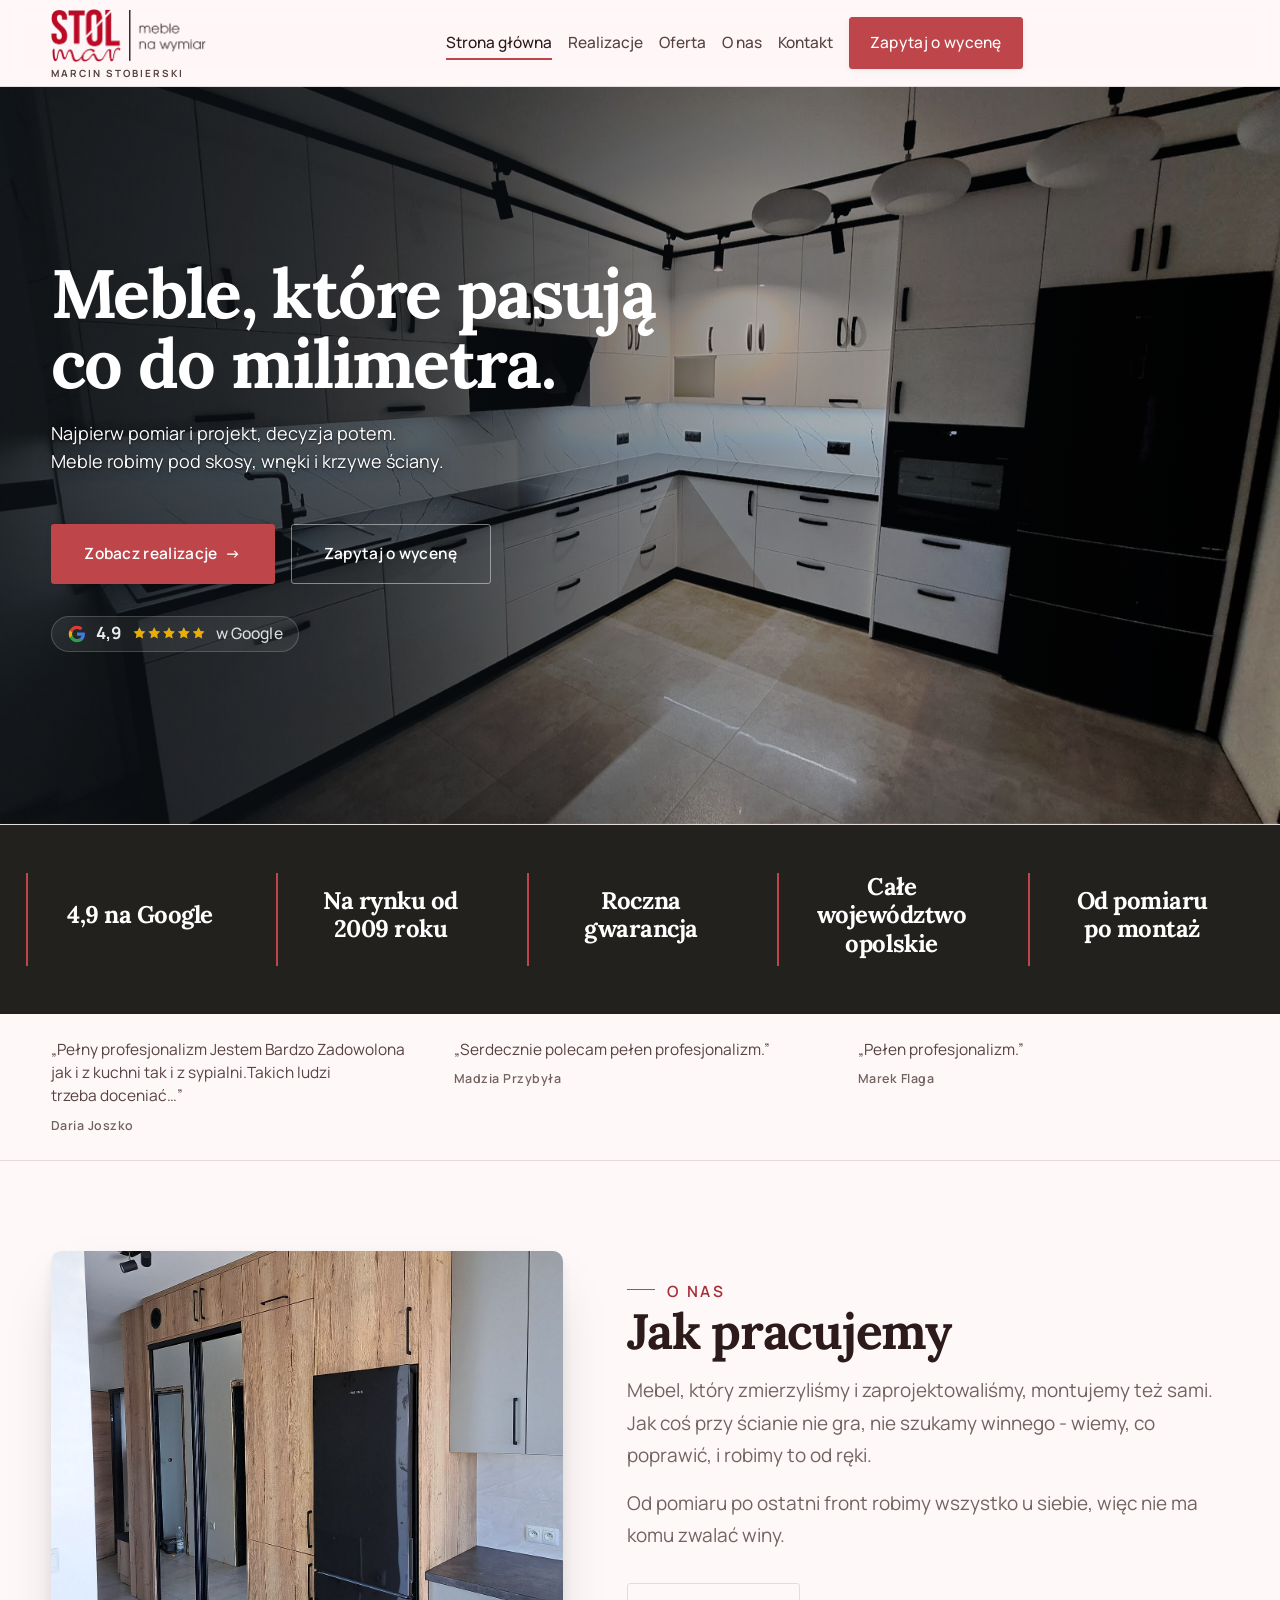
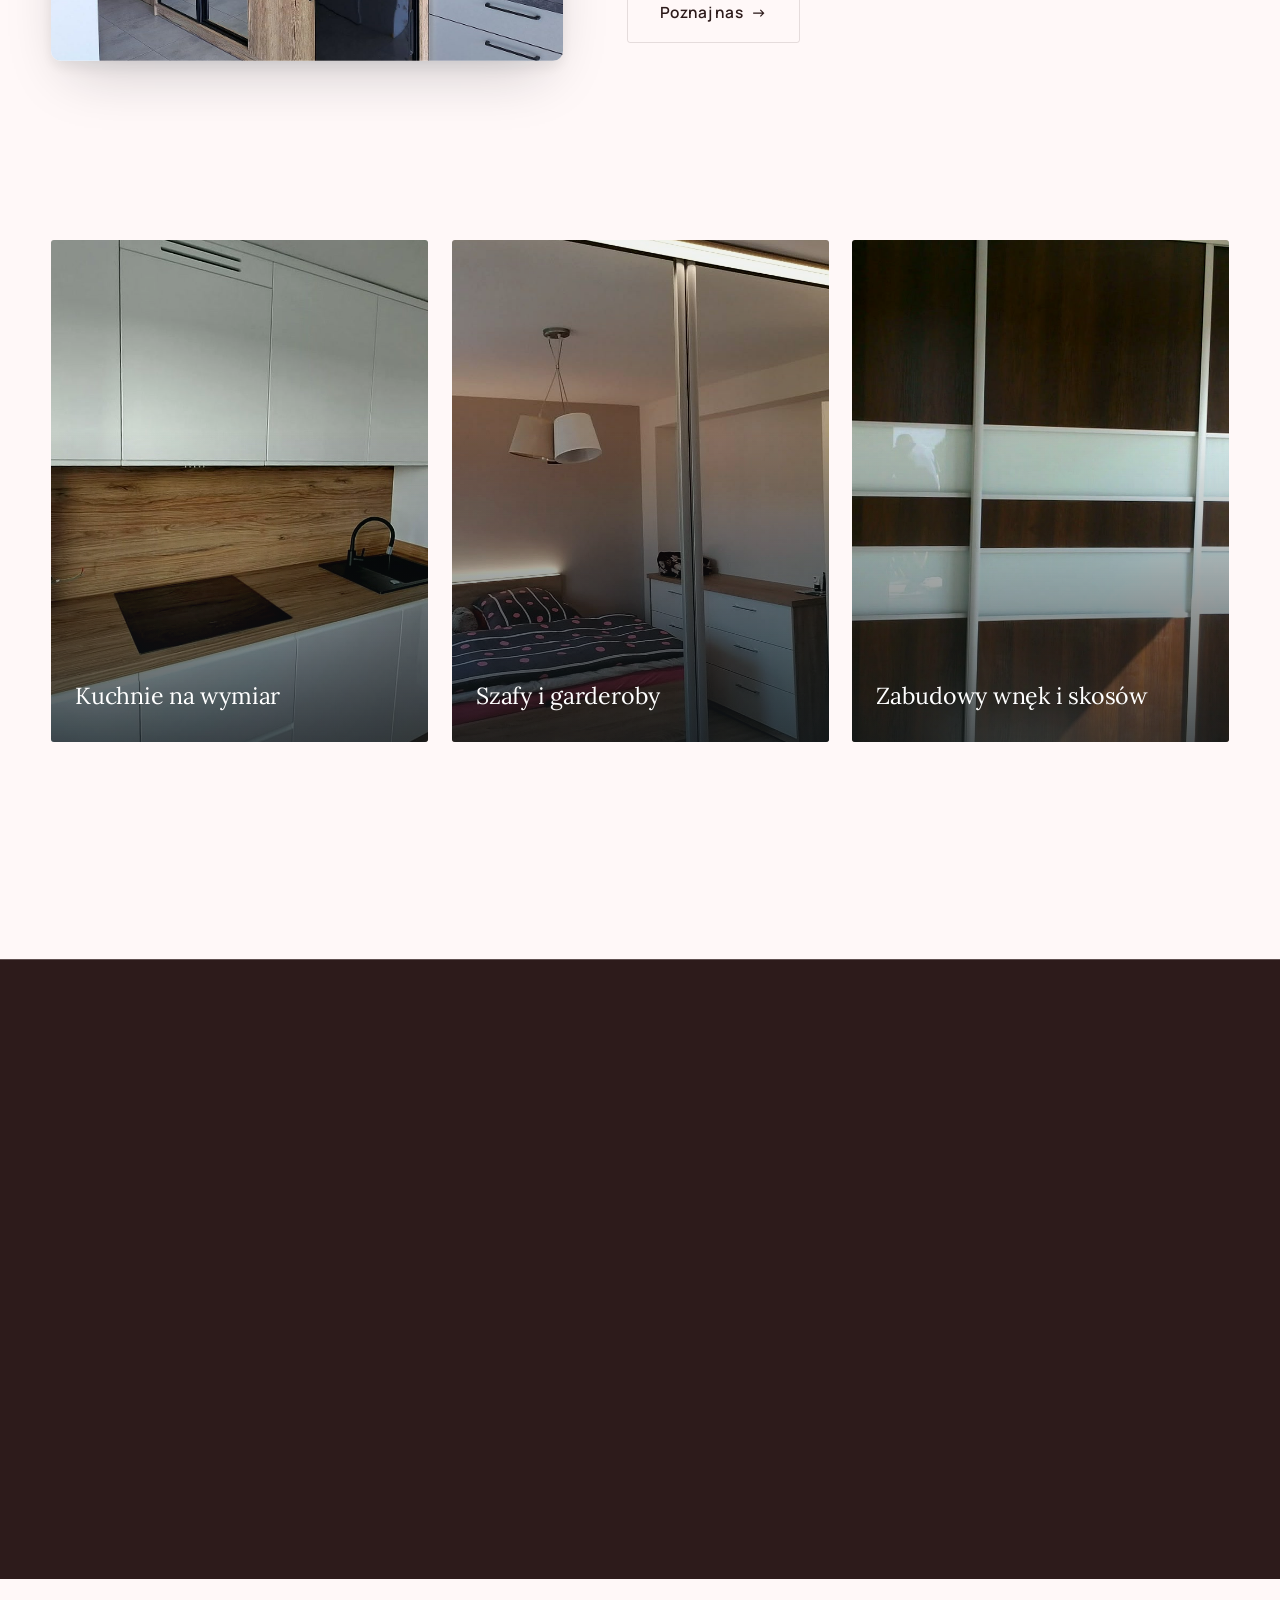
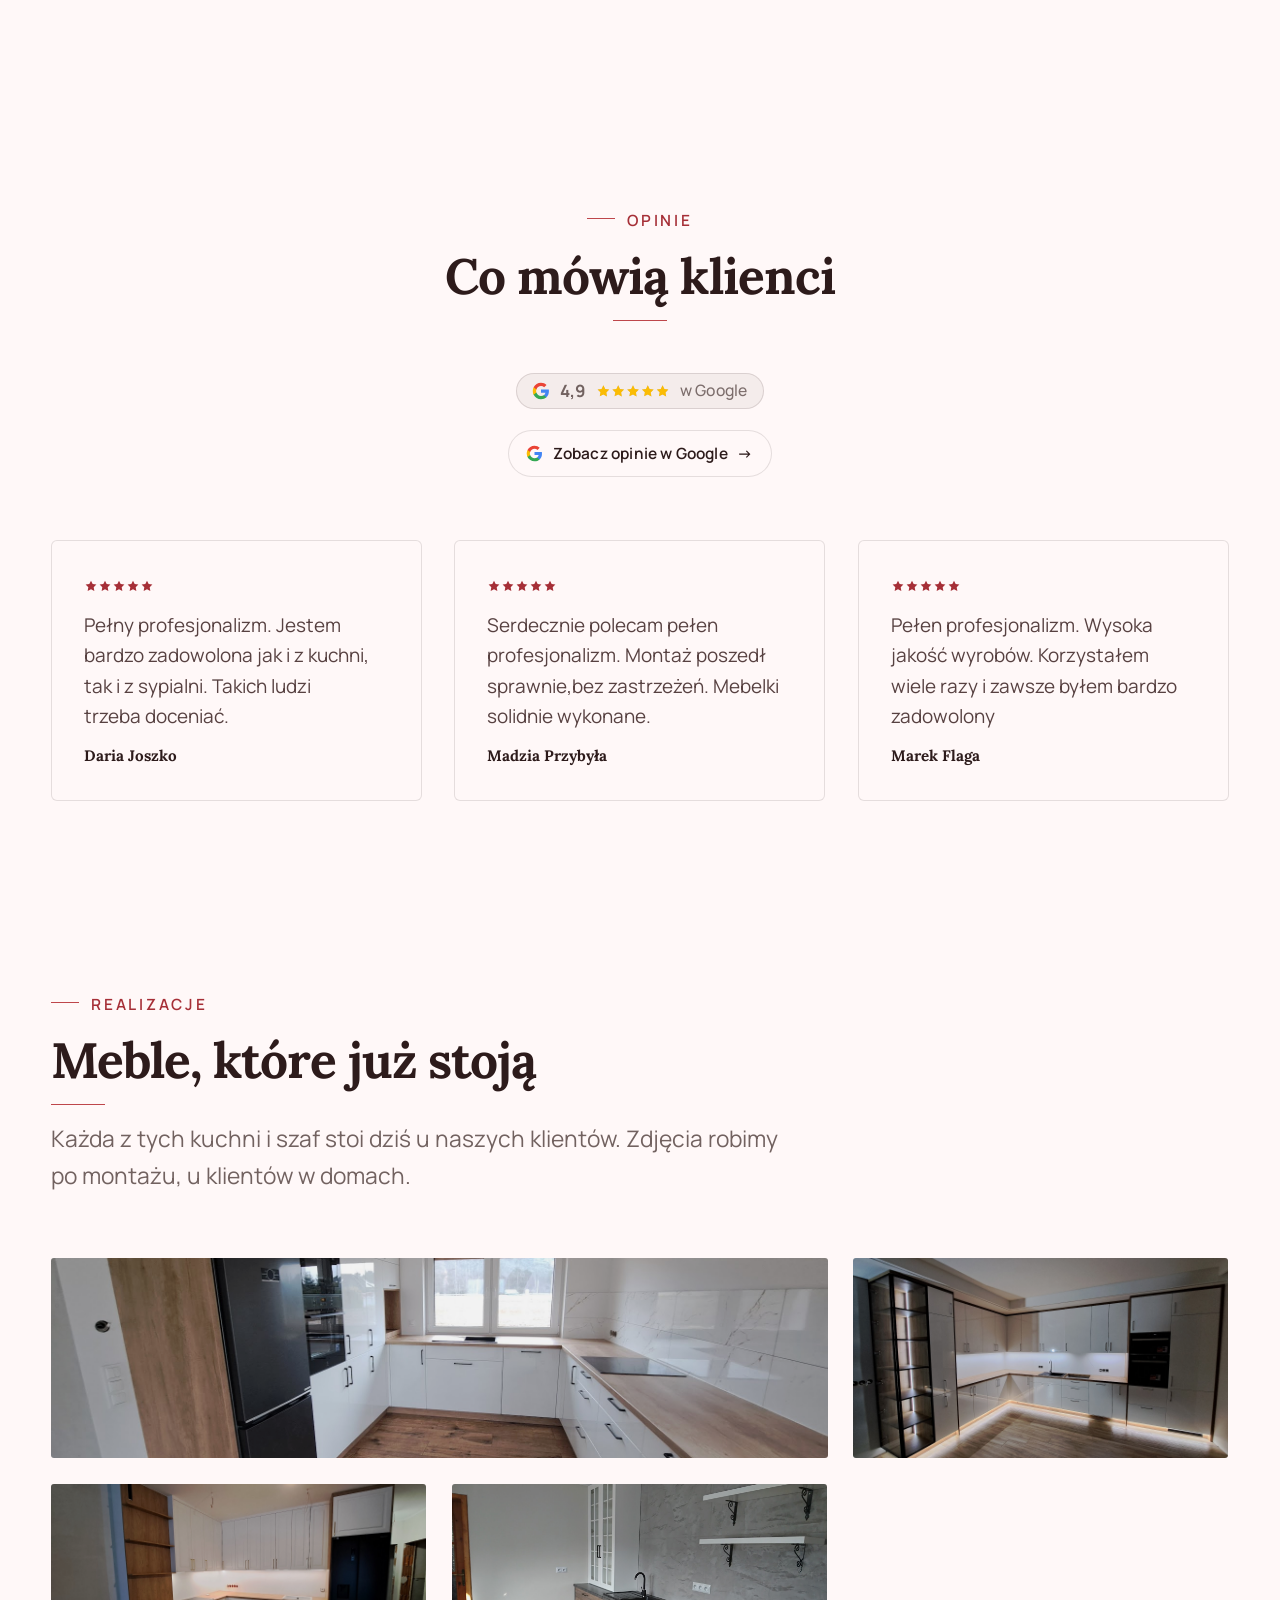
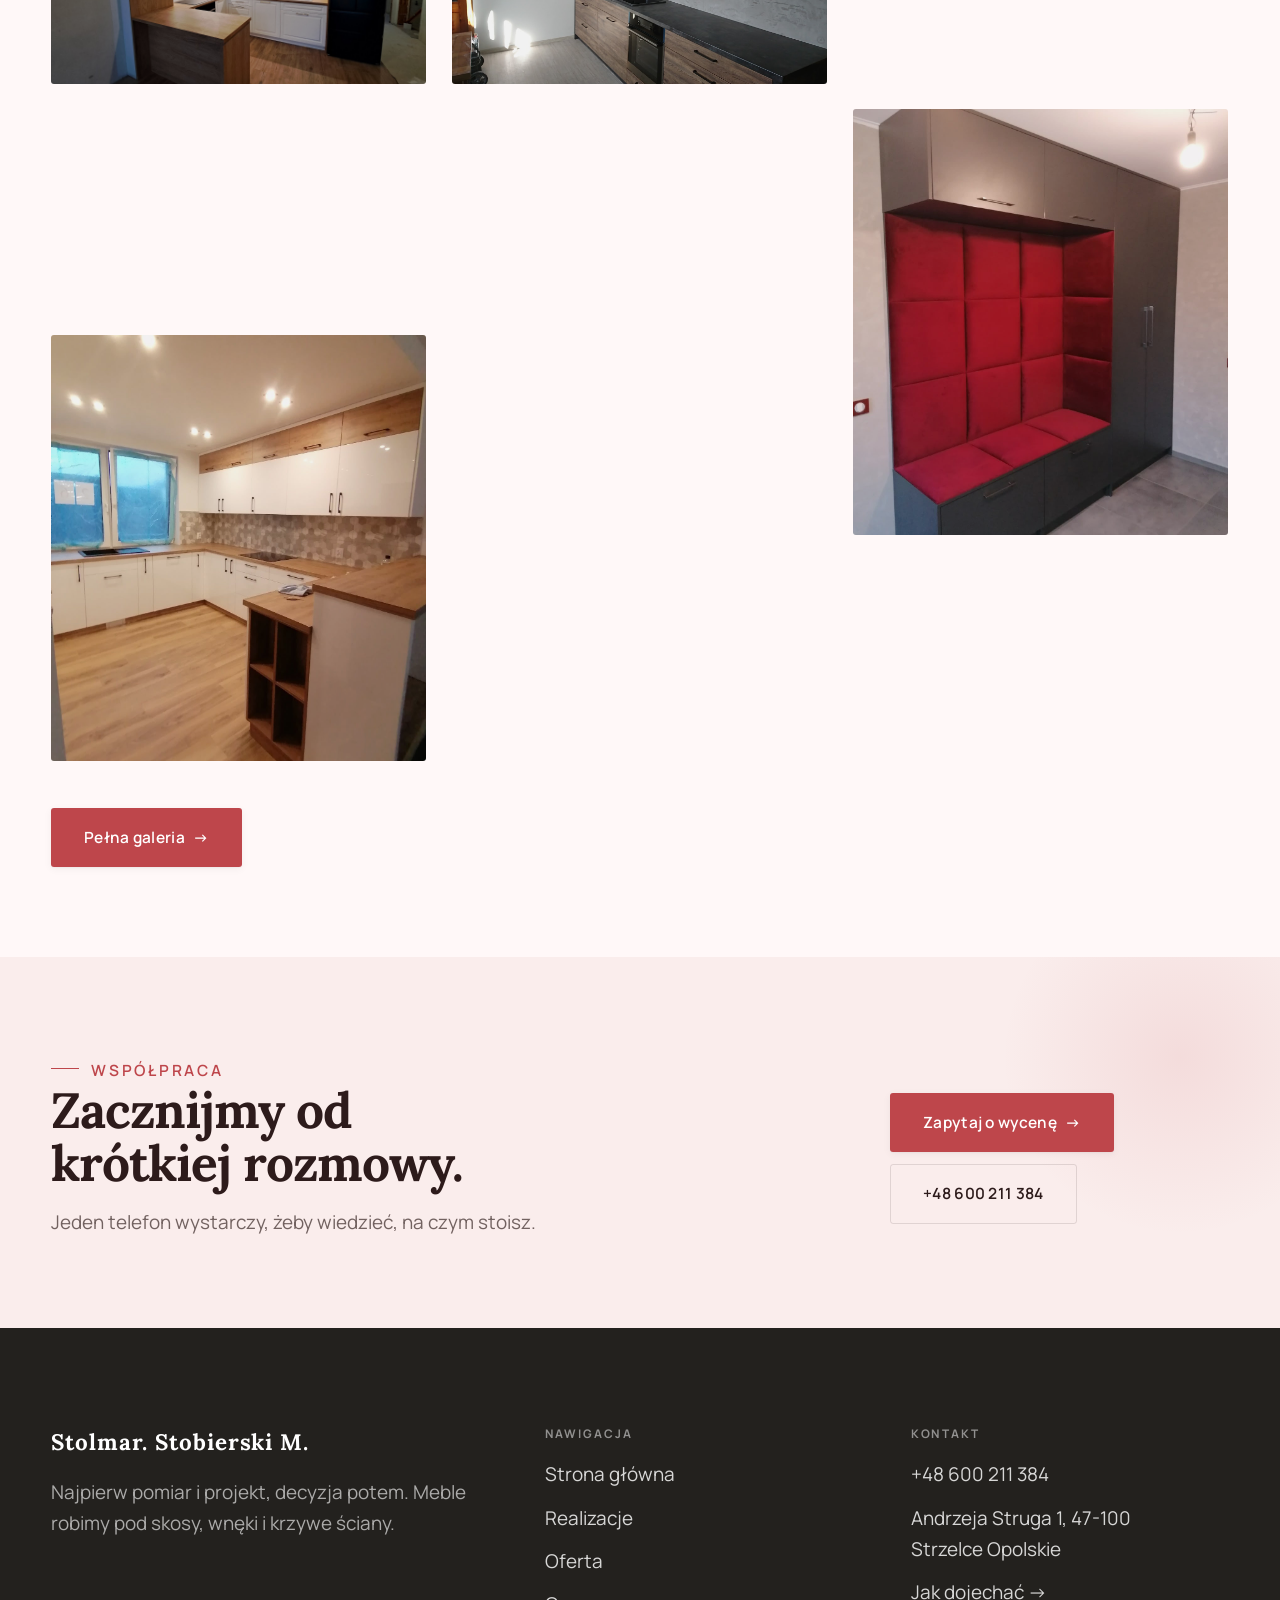
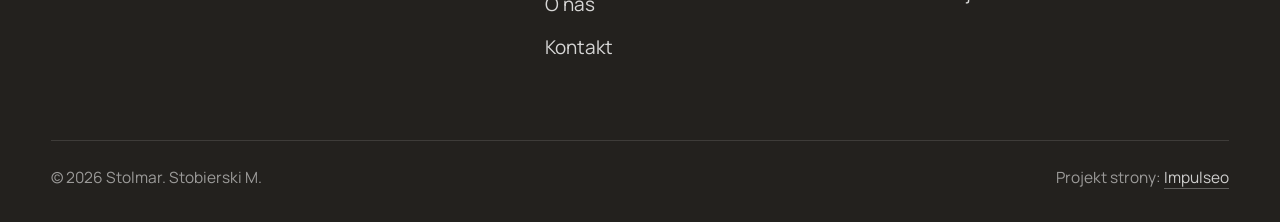
<file: index.html>
<!DOCTYPE html>
<html lang="pl">
<head>
<meta charset="UTF-8">
<meta name="viewport" content="width=device-width, initial-scale=1.0">
<title>Stolmar. Stobierski M. - meble na wymiar, kuchnie i szafy</title>
<meta name="description" content="Meble na wymiar w Strzelcach Opolskich: kuchnie, szafy i zabudowy pod Twoje wnętrze. Pomiar, projekt, wykonanie i montaż. Roczna gwarancja. Zadzwoń: 600 211 384.">
<link rel="canonical" href="https://impulseo-pl.github.io/stolmar-stobierski-m/">
<meta name="robots" content="noindex, nofollow">
<meta property="og:type" content="website">
<meta property="og:locale" content="pl_PL">
<meta property="og:site_name" content="Stolmar. Stobierski M.">
<meta property="og:title" content="Stolmar. Stobierski M. - meble na wymiar, kuchnie i szafy">
<meta property="og:description" content="Meble na wymiar w Strzelcach Opolskich: kuchnie, szafy i zabudowy pod Twoje wnętrze. Pomiar, projekt, wykonanie i montaż. Roczna gwarancja. Zadzwoń: 600 211 384.">
<meta property="og:url" content="https://impulseo-pl.github.io/stolmar-stobierski-m/">
<meta property="og:image" content="https://impulseo-pl.github.io/stolmar-stobierski-m/img/og.jpg">
<meta property="og:image:width" content="1200">
<meta property="og:image:height" content="630">
<meta name="twitter:card" content="summary_large_image">
<script type="application/ld+json">{"@context": "https://schema.org", "@type": "HomeAndConstructionBusiness", "name": "Stolmar. Stobierski M.", "url": "https://impulseo-pl.github.io/stolmar-stobierski-m/", "telephone": "+48600211384", "image": "https://impulseo-pl.github.io/stolmar-stobierski-m/img/og.jpg", "areaServed": "Strzelce Opolskie"}</script>
<link rel="preconnect" href="https://fonts.googleapis.com">
<link rel="preconnect" href="https://fonts.gstatic.com" crossorigin>
<link href="https://fonts.googleapis.com/css2?family=Lora:wght@500;600;700&family=Manrope:wght@400;500;600&display=swap" rel="stylesheet">
<link rel="stylesheet" href="assets/styles.css?v=9374ee2f">
</head>
<body>

<header class="nav">
  <div class="wrap nav-inner">
    <a class="brand brand-has-logo" href="index.html"><img class="brand-logo" src="img/logo.png" alt="Stolmar - meble na wymiar, Marcin Stobierski"><span class="brand-owner">Marcin Stobierski</span></a>
    <nav class="nav-links">
      <a href="index.html" class="active" aria-current="page">Strona główna</a>
      <a href="realizacje.html">Realizacje</a>
      <a href="oferta.html">Oferta</a>
      <a href="o-nas.html">O nas</a>
      <a href="kontakt.html">Kontakt</a>
      <a href="kontakt.html" class="btn btn-accent">Zapytaj o wycenę</a>
    </nav>
    <button class="nav-toggle" aria-label="Menu"><span></span><span></span><span></span></button>
  </div>
</header>

<main>
<section class="hero-cine">
  <img src="img/hero.jpg" fetchpriority="high" data-rotate="img/g14.jpg" alt="Stolmar. Stobierski M. - Meble, które pasują co do milimetra. " width="1600" height="1200">
  <div class="wrap">
    <div class="hero-copy">
      <h1>Meble, które pasują co do milimetra. </h1>
      <p class="lead">Najpierw pomiar i projekt, decyzja potem. Meble robimy pod skosy, wnęki i krzywe ściany.</p>
      <div class="hero-actions">
        <a href="realizacje.html" class="btn btn-accent">Zobacz realizacje <span class="arr">→</span></a>
        <a href="kontakt.html" class="btn btn-ghost btn-on-dark">Zapytaj o wycenę</a>
      </div>
      <div style="margin-top:var(--space-6);color:#fff;font-weight:600;letter-spacing:.02em;opacity:.92"><span class="g-badge"><svg class="gb-ico" viewBox="0 0 24 24" width="18" height="18" aria-hidden="true"><path fill="#4285F4" d="M22.56 12.25c0-.78-.07-1.53-.2-2.25H12v4.26h5.92c-.26 1.37-1.04 2.53-2.21 3.31v2.77h3.57c2.08-1.92 3.28-4.74 3.28-8.09z"/><path fill="#34A853" d="M12 23c2.97 0 5.46-.98 7.28-2.66l-3.57-2.77c-.98.66-2.23 1.06-3.71 1.06-2.86 0-5.29-1.93-6.16-4.53H2.18v2.84C3.99 20.53 7.7 23 12 23z"/><path fill="#FBBC05" d="M5.84 14.09c-.22-.66-.35-1.36-.35-2.09s.13-1.43.35-2.09V7.07H2.18C1.43 8.55 1 10.22 1 12s.43 3.45 1.18 4.93l2.85-2.22.81-.62z"/><path fill="#EA4335" d="M12 5.38c1.62 0 3.06.56 4.21 1.64l3.15-3.15C17.45 2.09 14.97 1 12 1 7.7 1 3.99 3.47 2.18 7.07l3.66 2.84c.87-2.6 3.3-4.53 6.16-4.53z"/></svg><b class="gb-ocena">4,9</b><svg class="gb-stars" viewBox="0 0 90 18" width="74" height="14.8" aria-hidden="true"><g fill="currentColor" opacity=".26"><path transform="translate(0,0)" d="M9 1.6l2.2 4.46 4.92.72-3.56 3.47.84 4.9L9 12.74l-4.4 2.31.84-4.9L1.88 6.68l4.92-.72L9 1.6Z"/><path transform="translate(18,0)" d="M9 1.6l2.2 4.46 4.92.72-3.56 3.47.84 4.9L9 12.74l-4.4 2.31.84-4.9L1.88 6.68l4.92-.72L9 1.6Z"/><path transform="translate(36,0)" d="M9 1.6l2.2 4.46 4.92.72-3.56 3.47.84 4.9L9 12.74l-4.4 2.31.84-4.9L1.88 6.68l4.92-.72L9 1.6Z"/><path transform="translate(54,0)" d="M9 1.6l2.2 4.46 4.92.72-3.56 3.47.84 4.9L9 12.74l-4.4 2.31.84-4.9L1.88 6.68l4.92-.72L9 1.6Z"/><path transform="translate(72,0)" d="M9 1.6l2.2 4.46 4.92.72-3.56 3.47.84 4.9L9 12.74l-4.4 2.31.84-4.9L1.88 6.68l4.92-.72L9 1.6Z"/></g><clipPath id="gs980"><rect x="0" y="0" width="88.2" height="18"/></clipPath><g fill="#FBBC04" clip-path="url(#gs980)"><path transform="translate(0,0)" d="M9 1.6l2.2 4.46 4.92.72-3.56 3.47.84 4.9L9 12.74l-4.4 2.31.84-4.9L1.88 6.68l4.92-.72L9 1.6Z"/><path transform="translate(18,0)" d="M9 1.6l2.2 4.46 4.92.72-3.56 3.47.84 4.9L9 12.74l-4.4 2.31.84-4.9L1.88 6.68l4.92-.72L9 1.6Z"/><path transform="translate(36,0)" d="M9 1.6l2.2 4.46 4.92.72-3.56 3.47.84 4.9L9 12.74l-4.4 2.31.84-4.9L1.88 6.68l4.92-.72L9 1.6Z"/><path transform="translate(54,0)" d="M9 1.6l2.2 4.46 4.92.72-3.56 3.47.84 4.9L9 12.74l-4.4 2.31.84-4.9L1.88 6.68l4.92-.72L9 1.6Z"/><path transform="translate(72,0)" d="M9 1.6l2.2 4.46 4.92.72-3.56 3.47.84 4.9L9 12.74l-4.4 2.31.84-4.9L1.88 6.68l4.92-.72L9 1.6Z"/></g></svg><span class="gb-txt">w Google</span></span></div>
    </div>
  </div>
</section>
<section class="strip n-5" style="padding-block:0">
  <div class="wrap">
    <div class="item reveal"><div class="k">4,9 na Google</div><div class="v"></div></div>
    <div class="item reveal"><div class="k">Na rynku od 2009 roku</div><div class="v"></div></div>
    <div class="item reveal"><div class="k">Roczna gwarancja</div><div class="v"></div></div>
    <div class="item reveal"><div class="k">Całe województwo opolskie</div><div class="v"></div></div>
    <div class="item reveal"><div class="k">Od pomiaru po montaż</div><div class="v"></div></div>
  </div>
</section>
<section class="opinie-mini" aria-label="Opinie klientów">
  <div class="wrap">
    <div class="om-row">
      <div class="om-item reveal"><blockquote>„Pełny profesjonalizm Jestem Bardzo Zadowolona jak i z kuchni tak i z sypialni.Takich ludzi trzeba doceniać…”</blockquote><span class="om-autor">Daria Joszko</span></div>
      <div class="om-item reveal"><blockquote>„Serdecznie polecam pełen profesjonalizm.”</blockquote><span class="om-autor">Madzia Przybyła</span></div>
      <div class="om-item reveal"><blockquote>„Pełen profesjonalizm.”</blockquote><span class="om-autor">Marek Flaga</span></div>
    </div>
  </div>
</section>
<section>
  <div class="wrap split">
    <div class="split-art reveal"><img src="img/g8.jpg" alt="Stolmar. Stobierski M. - realizacja" width="1600" height="1066" decoding="async"></div>
    <div class="split-copy reveal">
      <span class="eyebrow">O nas</span>
      <h2>Jak pracujemy</h2>
      <p class="muted">Mebel, który zmierzyliśmy i zaprojektowaliśmy, montujemy też sami. Jak coś przy ścianie nie gra, nie szukamy winnego - wiemy, co poprawić, i robimy to od ręki.</p>
      <p class="muted">Od pomiaru po ostatni front robimy wszystko u siebie, więc nie ma komu zwalać winy.</p>
      <a href="o-nas.html" class="btn btn-ghost">Poznaj nas <span class="arr">→</span></a>
    </div>
  </div>
</section>
<section class="gateways-band">
  <div class="wrap">
    <div class="gateways">
      <a href="oferta.html" class="gateway reveal"><img src="img/g9.jpg" alt="Kuchnie na wymiar" width="1600" height="1068" decoding="async"><span class="g-ttl">Kuchnie na wymiar</span></a>
      <a href="oferta.html" class="gateway reveal"><img src="img/g10.jpg" alt="Szafy i garderoby" width="1600" height="1066" decoding="async"><span class="g-ttl">Szafy i garderoby</span></a>
      <a href="oferta.html" class="gateway reveal"><img src="img/g11.jpg" alt="Zabudowy wnęk i skosów" loading="lazy" width="1600" height="1068" decoding="async"><span class="g-ttl">Zabudowy wnęk i skosów</span></a>
    </div>
  </div>
</section>
<section class="stopklatka" aria-hidden="true">
  <div class="stk-bg" style="background-image:url(img/g23.jpg)"></div>
</section>
<section class="opinie">
  <div class="wrap">
    <div class="head center reveal">
      <span class="eyebrow">Opinie</span>
      <h2>Co mówią klienci</h2>
    </div>
    <p class="op-meta reveal"><span class="g-badge"><svg class="gb-ico" viewBox="0 0 24 24" width="18" height="18" aria-hidden="true"><path fill="#4285F4" d="M22.56 12.25c0-.78-.07-1.53-.2-2.25H12v4.26h5.92c-.26 1.37-1.04 2.53-2.21 3.31v2.77h3.57c2.08-1.92 3.28-4.74 3.28-8.09z"/><path fill="#34A853" d="M12 23c2.97 0 5.46-.98 7.28-2.66l-3.57-2.77c-.98.66-2.23 1.06-3.71 1.06-2.86 0-5.29-1.93-6.16-4.53H2.18v2.84C3.99 20.53 7.7 23 12 23z"/><path fill="#FBBC05" d="M5.84 14.09c-.22-.66-.35-1.36-.35-2.09s.13-1.43.35-2.09V7.07H2.18C1.43 8.55 1 10.22 1 12s.43 3.45 1.18 4.93l2.85-2.22.81-.62z"/><path fill="#EA4335" d="M12 5.38c1.62 0 3.06.56 4.21 1.64l3.15-3.15C17.45 2.09 14.97 1 12 1 7.7 1 3.99 3.47 2.18 7.07l3.66 2.84c.87-2.6 3.3-4.53 6.16-4.53z"/></svg><b class="gb-ocena">4,9</b><svg class="gb-stars" viewBox="0 0 90 18" width="74" height="14.8" aria-hidden="true"><g fill="currentColor" opacity=".26"><path transform="translate(0,0)" d="M9 1.6l2.2 4.46 4.92.72-3.56 3.47.84 4.9L9 12.74l-4.4 2.31.84-4.9L1.88 6.68l4.92-.72L9 1.6Z"/><path transform="translate(18,0)" d="M9 1.6l2.2 4.46 4.92.72-3.56 3.47.84 4.9L9 12.74l-4.4 2.31.84-4.9L1.88 6.68l4.92-.72L9 1.6Z"/><path transform="translate(36,0)" d="M9 1.6l2.2 4.46 4.92.72-3.56 3.47.84 4.9L9 12.74l-4.4 2.31.84-4.9L1.88 6.68l4.92-.72L9 1.6Z"/><path transform="translate(54,0)" d="M9 1.6l2.2 4.46 4.92.72-3.56 3.47.84 4.9L9 12.74l-4.4 2.31.84-4.9L1.88 6.68l4.92-.72L9 1.6Z"/><path transform="translate(72,0)" d="M9 1.6l2.2 4.46 4.92.72-3.56 3.47.84 4.9L9 12.74l-4.4 2.31.84-4.9L1.88 6.68l4.92-.72L9 1.6Z"/></g><clipPath id="gs980"><rect x="0" y="0" width="88.2" height="18"/></clipPath><g fill="#FBBC04" clip-path="url(#gs980)"><path transform="translate(0,0)" d="M9 1.6l2.2 4.46 4.92.72-3.56 3.47.84 4.9L9 12.74l-4.4 2.31.84-4.9L1.88 6.68l4.92-.72L9 1.6Z"/><path transform="translate(18,0)" d="M9 1.6l2.2 4.46 4.92.72-3.56 3.47.84 4.9L9 12.74l-4.4 2.31.84-4.9L1.88 6.68l4.92-.72L9 1.6Z"/><path transform="translate(36,0)" d="M9 1.6l2.2 4.46 4.92.72-3.56 3.47.84 4.9L9 12.74l-4.4 2.31.84-4.9L1.88 6.68l4.92-.72L9 1.6Z"/><path transform="translate(54,0)" d="M9 1.6l2.2 4.46 4.92.72-3.56 3.47.84 4.9L9 12.74l-4.4 2.31.84-4.9L1.88 6.68l4.92-.72L9 1.6Z"/><path transform="translate(72,0)" d="M9 1.6l2.2 4.46 4.92.72-3.56 3.47.84 4.9L9 12.74l-4.4 2.31.84-4.9L1.88 6.68l4.92-.72L9 1.6Z"/></g></svg><span class="gb-txt">w Google</span></span></p>
    <p class="op-meta reveal"><a class="op-google" href="https://www.google.com/maps?cid=3267728676306124182" target="_blank" rel="noopener"><svg class="op-g-ico" viewBox="0 0 24 24" width="17" height="17" aria-hidden="true"><path fill="#4285F4" d="M22.56 12.25c0-.78-.07-1.53-.2-2.25H12v4.26h5.92c-.26 1.37-1.04 2.53-2.21 3.31v2.77h3.57c2.08-1.92 3.28-4.74 3.28-8.09z"/><path fill="#34A853" d="M12 23c2.97 0 5.46-.98 7.28-2.66l-3.57-2.77c-.98.66-2.23 1.06-3.71 1.06-2.86 0-5.29-1.93-6.16-4.53H2.18v2.84C3.99 20.53 7.7 23 12 23z"/><path fill="#FBBC05" d="M5.84 14.09c-.22-.66-.35-1.36-.35-2.09s.13-1.43.35-2.09V7.07H2.18C1.43 8.55 1 10.22 1 12s.43 3.45 1.18 4.93l2.85-2.22.81-.62z"/><path fill="#EA4335" d="M12 5.38c1.62 0 3.06.56 4.21 1.64l3.15-3.15C17.45 2.09 14.97 1 12 1 7.7 1 3.99 3.47 2.18 7.07l3.66 2.84c.87-2.6 3.3-4.53 6.16-4.53z"/></svg><span>Zobacz opinie w Google</span><span class="arr">→</span></a></p>
    <div class="opinie-grid">
      <figure class="op-card reveal"><span class="op-star"><svg class="ico-star" width="14" height="14" viewBox="0 0 24 24" style="vertical-align:-2px" aria-hidden="true"><path d="M12 2.8l2.85 5.8 6.4.93-4.63 4.5 1.1 6.37L12 17.4l-5.72 3 1.1-6.37-4.63-4.5 6.4-.93L12 2.8Z" fill="currentColor"/></svg><svg class="ico-star" width="14" height="14" viewBox="0 0 24 24" style="vertical-align:-2px" aria-hidden="true"><path d="M12 2.8l2.85 5.8 6.4.93-4.63 4.5 1.1 6.37L12 17.4l-5.72 3 1.1-6.37-4.63-4.5 6.4-.93L12 2.8Z" fill="currentColor"/></svg><svg class="ico-star" width="14" height="14" viewBox="0 0 24 24" style="vertical-align:-2px" aria-hidden="true"><path d="M12 2.8l2.85 5.8 6.4.93-4.63 4.5 1.1 6.37L12 17.4l-5.72 3 1.1-6.37-4.63-4.5 6.4-.93L12 2.8Z" fill="currentColor"/></svg><svg class="ico-star" width="14" height="14" viewBox="0 0 24 24" style="vertical-align:-2px" aria-hidden="true"><path d="M12 2.8l2.85 5.8 6.4.93-4.63 4.5 1.1 6.37L12 17.4l-5.72 3 1.1-6.37-4.63-4.5 6.4-.93L12 2.8Z" fill="currentColor"/></svg><svg class="ico-star" width="14" height="14" viewBox="0 0 24 24" style="vertical-align:-2px" aria-hidden="true"><path d="M12 2.8l2.85 5.8 6.4.93-4.63 4.5 1.1 6.37L12 17.4l-5.72 3 1.1-6.37-4.63-4.5 6.4-.93L12 2.8Z" fill="currentColor"/></svg></span><blockquote>Pełny profesjonalizm. Jestem bardzo zadowolona jak i z kuchni, tak i z sypialni. Takich ludzi trzeba doceniać.</blockquote><span class="op-autor">Daria Joszko</span></figure>
      <figure class="op-card reveal"><span class="op-star"><svg class="ico-star" width="14" height="14" viewBox="0 0 24 24" style="vertical-align:-2px" aria-hidden="true"><path d="M12 2.8l2.85 5.8 6.4.93-4.63 4.5 1.1 6.37L12 17.4l-5.72 3 1.1-6.37-4.63-4.5 6.4-.93L12 2.8Z" fill="currentColor"/></svg><svg class="ico-star" width="14" height="14" viewBox="0 0 24 24" style="vertical-align:-2px" aria-hidden="true"><path d="M12 2.8l2.85 5.8 6.4.93-4.63 4.5 1.1 6.37L12 17.4l-5.72 3 1.1-6.37-4.63-4.5 6.4-.93L12 2.8Z" fill="currentColor"/></svg><svg class="ico-star" width="14" height="14" viewBox="0 0 24 24" style="vertical-align:-2px" aria-hidden="true"><path d="M12 2.8l2.85 5.8 6.4.93-4.63 4.5 1.1 6.37L12 17.4l-5.72 3 1.1-6.37-4.63-4.5 6.4-.93L12 2.8Z" fill="currentColor"/></svg><svg class="ico-star" width="14" height="14" viewBox="0 0 24 24" style="vertical-align:-2px" aria-hidden="true"><path d="M12 2.8l2.85 5.8 6.4.93-4.63 4.5 1.1 6.37L12 17.4l-5.72 3 1.1-6.37-4.63-4.5 6.4-.93L12 2.8Z" fill="currentColor"/></svg><svg class="ico-star" width="14" height="14" viewBox="0 0 24 24" style="vertical-align:-2px" aria-hidden="true"><path d="M12 2.8l2.85 5.8 6.4.93-4.63 4.5 1.1 6.37L12 17.4l-5.72 3 1.1-6.37-4.63-4.5 6.4-.93L12 2.8Z" fill="currentColor"/></svg></span><blockquote>Serdecznie polecam pełen profesjonalizm. Montaż poszedł sprawnie,bez zastrzeżeń. Mebelki solidnie wykonane.</blockquote><span class="op-autor">Madzia Przybyła</span></figure>
      <figure class="op-card reveal"><span class="op-star"><svg class="ico-star" width="14" height="14" viewBox="0 0 24 24" style="vertical-align:-2px" aria-hidden="true"><path d="M12 2.8l2.85 5.8 6.4.93-4.63 4.5 1.1 6.37L12 17.4l-5.72 3 1.1-6.37-4.63-4.5 6.4-.93L12 2.8Z" fill="currentColor"/></svg><svg class="ico-star" width="14" height="14" viewBox="0 0 24 24" style="vertical-align:-2px" aria-hidden="true"><path d="M12 2.8l2.85 5.8 6.4.93-4.63 4.5 1.1 6.37L12 17.4l-5.72 3 1.1-6.37-4.63-4.5 6.4-.93L12 2.8Z" fill="currentColor"/></svg><svg class="ico-star" width="14" height="14" viewBox="0 0 24 24" style="vertical-align:-2px" aria-hidden="true"><path d="M12 2.8l2.85 5.8 6.4.93-4.63 4.5 1.1 6.37L12 17.4l-5.72 3 1.1-6.37-4.63-4.5 6.4-.93L12 2.8Z" fill="currentColor"/></svg><svg class="ico-star" width="14" height="14" viewBox="0 0 24 24" style="vertical-align:-2px" aria-hidden="true"><path d="M12 2.8l2.85 5.8 6.4.93-4.63 4.5 1.1 6.37L12 17.4l-5.72 3 1.1-6.37-4.63-4.5 6.4-.93L12 2.8Z" fill="currentColor"/></svg><svg class="ico-star" width="14" height="14" viewBox="0 0 24 24" style="vertical-align:-2px" aria-hidden="true"><path d="M12 2.8l2.85 5.8 6.4.93-4.63 4.5 1.1 6.37L12 17.4l-5.72 3 1.1-6.37-4.63-4.5 6.4-.93L12 2.8Z" fill="currentColor"/></svg></span><blockquote>Pełen profesjonalizm. Wysoka jakość wyrobów. Korzystałem wiele razy i zawsze byłem bardzo zadowolony</blockquote><span class="op-autor">Marek Flaga</span></figure>
    </div>
  </div>
</section>
<section>
  <div class="wrap">
    <div class="head reveal">
      <span class="eyebrow">Realizacje</span>
      <h2>Meble, które już stoją</h2>
      <p>Każda z tych kuchni i szaf stoi dziś u naszych klientów. Zdjęcia robimy po montażu, u klientów w domach.</p>
    </div>
    <div class="gallery">
      <div class="tile t-two3 reveal"><img src="img/g1.jpg" alt="Stolmar. Stobierski M." loading="lazy" width="1600" height="1200" decoding="async"></div>
      <div class="tile t-third reveal"><img src="img/g2.jpg" alt="Stolmar. Stobierski M." loading="lazy" width="1600" height="1200" decoding="async"></div>
      <div class="tile t-third reveal"><img src="img/g3.jpg" alt="Stolmar. Stobierski M." loading="lazy" width="1600" height="1200" decoding="async"></div>
      <div class="tile t-third reveal"><img src="img/g4.jpg" alt="Stolmar. Stobierski M." loading="lazy" width="1600" height="900" decoding="async"></div>
      <div class="tile t-third reveal"><img src="img/g5.jpg" alt="Stolmar. Stobierski M." loading="lazy" width="1600" height="2133" decoding="async"></div>
      <div class="tile t-two3 reveal"><img src="img/k14.jpg" alt="Kuchnia z zabudową do sufitu" loading="lazy" width="1600" height="1200" decoding="async"></div>
      <div class="tile t-third t-tall2 reveal"><img src="img/k16.jpg" alt="Zabudowa przedpokoju z siedziskiem" loading="lazy" width="1200" height="1600" decoding="async"></div>
      <div class="tile t-third t-tall2 reveal"><img src="img/k15.jpg" alt="Kuchnia z półwyspem i otwartymi półkami" loading="lazy" width="1200" height="1600" decoding="async"></div>
    </div>
    <div style="margin-top:var(--space-7)" class="reveal"><a href="realizacje.html" class="btn btn-accent">Pełna galeria <span class="arr">→</span></a></div>
  </div>
</section>
<section class="cta">
  <div class="wrap">
    <div class="reveal">
      <span class="eyebrow">Współpraca</span>
      <h2>Zacznijmy od krótkiej rozmowy.</h2>
      <p>Jeden telefon wystarczy, żeby wiedzieć, na czym stoisz.</p>
    </div>
    <div class="cta-actions reveal">
      <a href="kontakt.html" class="btn btn-light">Zapytaj o wycenę <span class="arr">→</span></a>
      <a href="tel:+48600211384" class="btn btn-ghost btn-ghost-cta">+48 600 211 384</a>
    </div>
  </div>
</section>
</main>

<footer>
  <div class="wrap">
    <div class="foot-grid">
      <div class="foot-brand">
        <div class="name">Stolmar. Stobierski M.</div>
        <p>Najpierw pomiar i projekt, decyzja potem. Meble robimy pod skosy, wnęki i krzywe ściany.</p>
      </div>
      <div class="foot-col">
        <h4>Nawigacja</h4>
        <a href="index.html">Strona główna</a>
        <a href="realizacje.html">Realizacje</a>
        <a href="oferta.html">Oferta</a>
        <a href="o-nas.html">O nas</a>
        <a href="kontakt.html">Kontakt</a>
      </div>
      <div class="foot-col">
        <h4>Kontakt</h4>
        <a href="tel:+48600211384">+48 600 211 384</a>
        <p>Andrzeja Struga 1, 47-100 Strzelce Opolskie</p>
        <a href="https://www.google.com/maps?cid=3267728676306124182" target="_blank" rel="noopener">Jak dojechać →</a>
      </div>
    </div>
    <div class="foot-bot">
      <span>© 2026 Stolmar. Stobierski M.</span>
      <span>Projekt strony: <a class="foot-credit" href="https://impulseo.pl" target="_blank" rel="noopener">Impulseo</a></span>
    </div>
  </div>
</footer>
<div class="sticky-reserve"><a class="sr-book" href="kontakt.html">Zapytaj o wycenę</a><a class="sr-call" href="tel:+48600211384" aria-label="Zadzwoń"><svg class="ico-tel" width="16" height="16" viewBox="0 0 24 24" fill="none" aria-hidden="true"><path d="M6.6 10.8a15.5 15.5 0 0 0 6.6 6.6l2.2-2.2a1 1 0 0 1 1-.24 11.4 11.4 0 0 0 3.6.58 1 1 0 0 1 1 1V20a1 1 0 0 1-1 1A17 17 0 0 1 3 4a1 1 0 0 1 1-1h3.5a1 1 0 0 1 1 1c0 1.25.2 2.46.58 3.6a1 1 0 0 1-.25 1l-2.23 2.2Z" fill="currentColor"/></svg></a></div>
<div class="demo-wazne" data-do="2026-08-20" data-cykl="3" hidden><svg class="dw-ico" width="13" height="13" viewBox="0 0 24 24" fill="none" aria-hidden="true"><circle cx="12" cy="12" r="8.6" stroke="currentColor" stroke-width="1.8"/><path d="M12 7.2V12l3.3 2" stroke="currentColor" stroke-width="1.8" stroke-linecap="round"/></svg><span class="dw-txt"></span></div>

<script src="assets/main.js?v=20260910"></script>
</body>
</html>
</file>
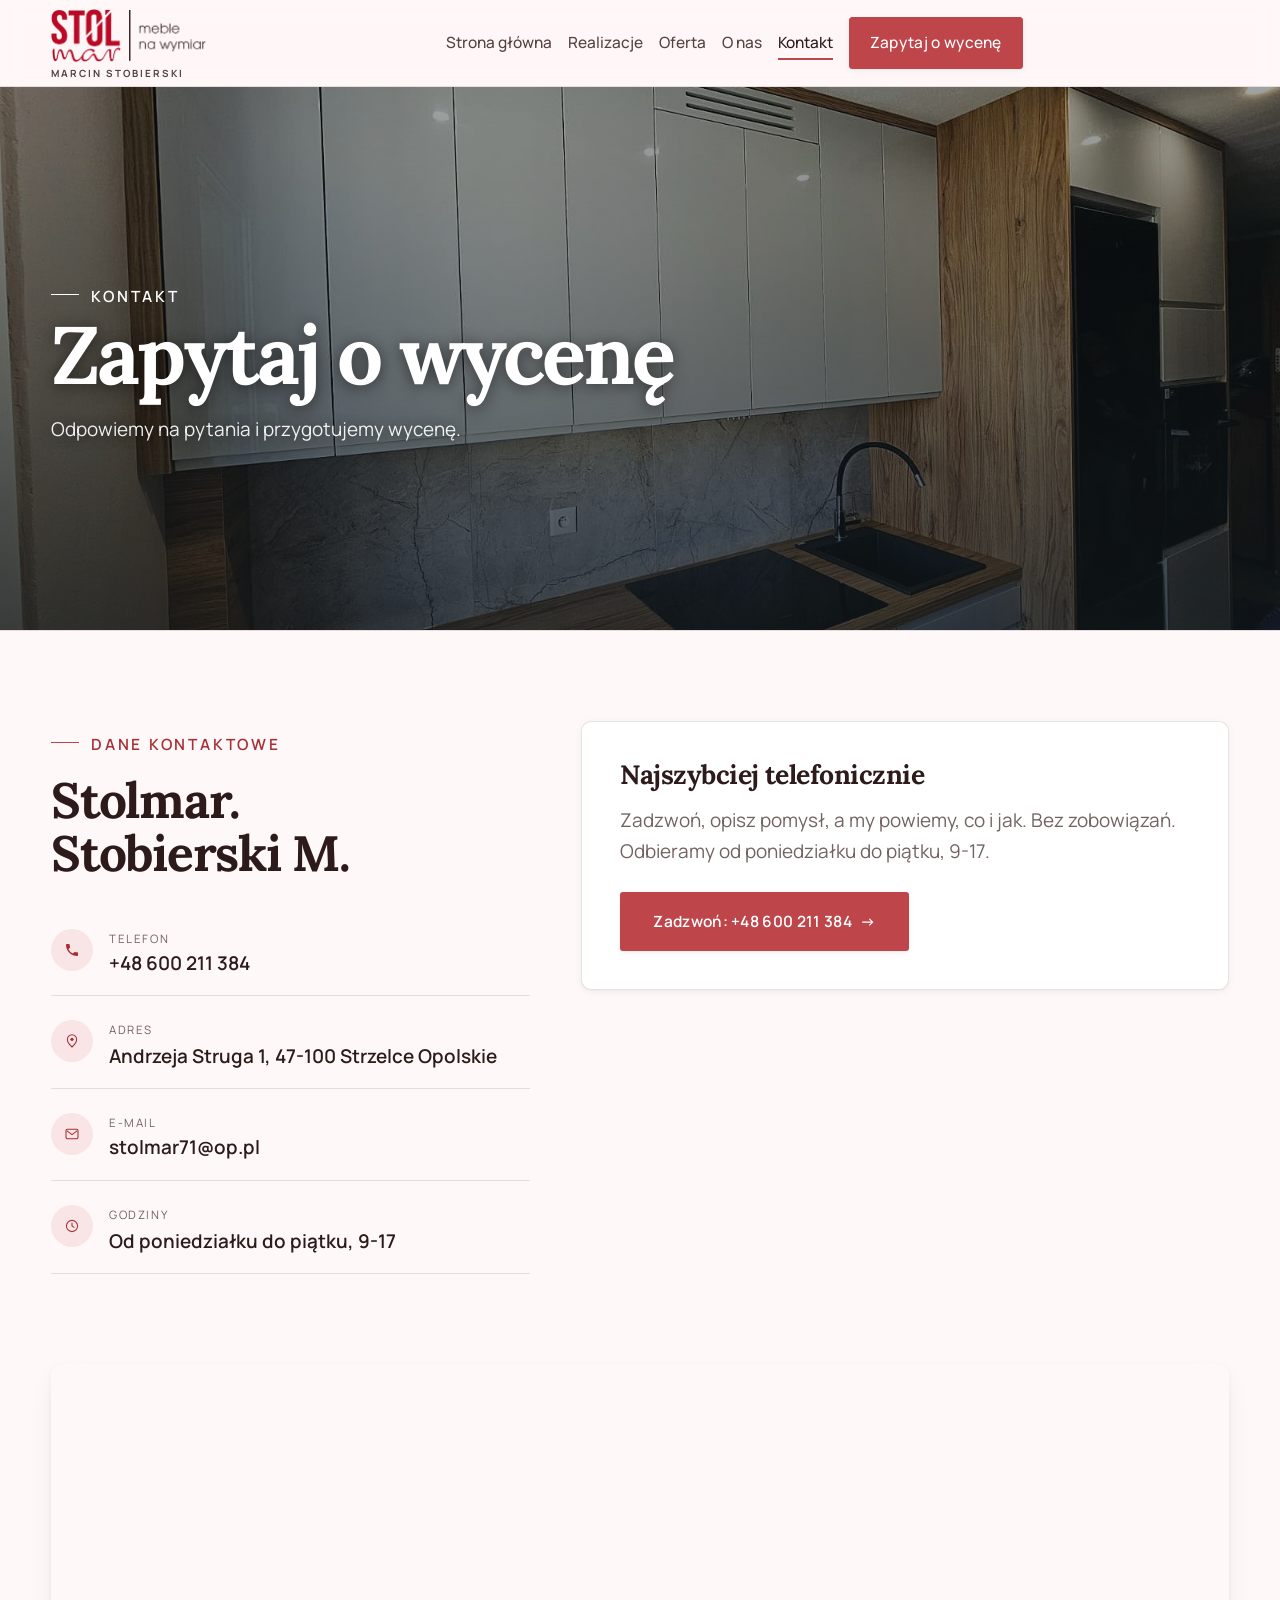
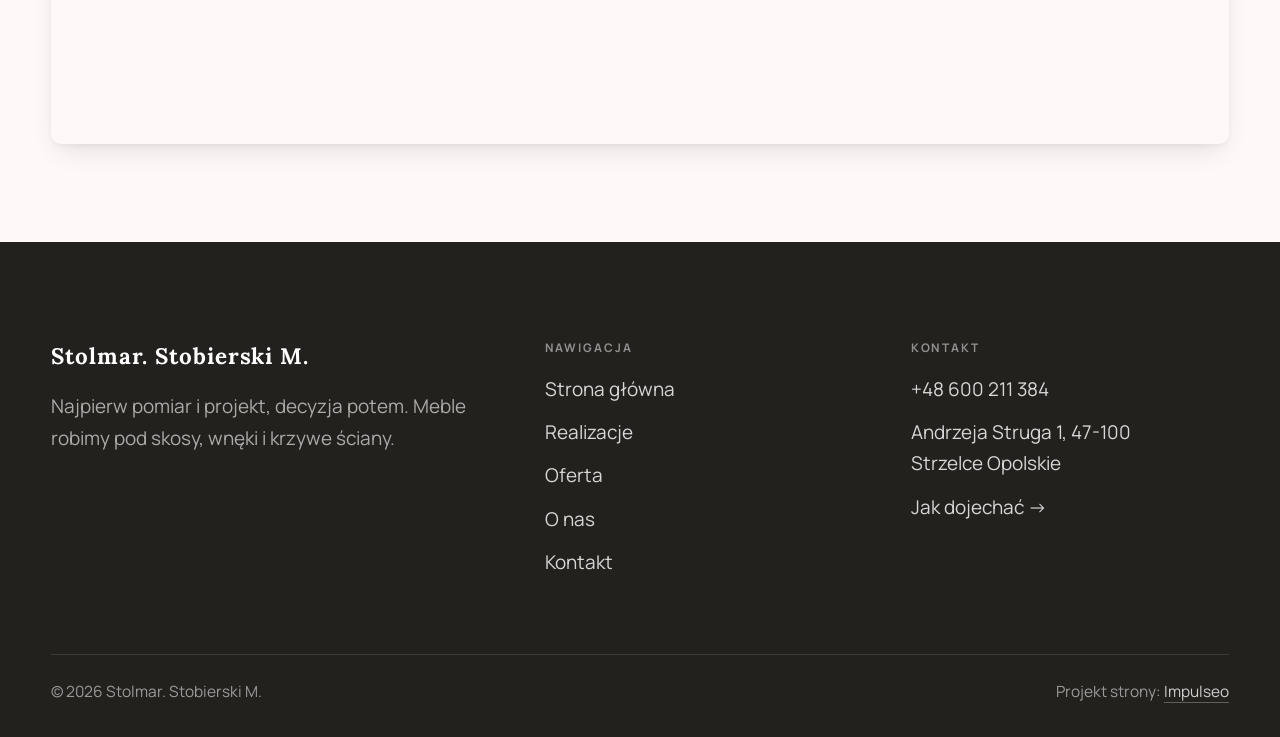
<file: kontakt.html>
<!DOCTYPE html>
<html lang="pl">
<head>
<meta charset="UTF-8">
<meta name="viewport" content="width=device-width, initial-scale=1.0">
<title>Kontakt - Stolmar. Stobierski M.</title>
<meta name="description" content="Kontakt Stolmar. Stobierski M. - Andrzeja Struga 1, 47-100 Strzelce Opolskie">
<link rel="canonical" href="https://impulseo-pl.github.io/stolmar-stobierski-m/kontakt.html">
<meta name="robots" content="noindex, nofollow">
<meta property="og:type" content="website">
<meta property="og:locale" content="pl_PL">
<meta property="og:site_name" content="Stolmar. Stobierski M.">
<meta property="og:title" content="Kontakt - Stolmar. Stobierski M.">
<meta property="og:description" content="Kontakt Stolmar. Stobierski M. - Andrzeja Struga 1, 47-100 Strzelce Opolskie">
<meta property="og:url" content="https://impulseo-pl.github.io/stolmar-stobierski-m/kontakt.html">
<meta property="og:image" content="https://impulseo-pl.github.io/stolmar-stobierski-m/img/og.jpg">
<meta property="og:image:width" content="1200">
<meta property="og:image:height" content="630">
<meta name="twitter:card" content="summary_large_image">
<link rel="preconnect" href="https://fonts.googleapis.com">
<link rel="preconnect" href="https://fonts.gstatic.com" crossorigin>
<link href="https://fonts.googleapis.com/css2?family=Lora:wght@500;600;700&family=Manrope:wght@400;500;600&display=swap" rel="stylesheet">
<link rel="stylesheet" href="assets/styles.css?v=9374ee2f">
</head>
<body>

<header class="nav">
  <div class="wrap nav-inner">
    <a class="brand brand-has-logo" href="index.html"><img class="brand-logo" src="img/logo.png" alt="Stolmar - meble na wymiar, Marcin Stobierski"><span class="brand-owner">Marcin Stobierski</span></a>
    <nav class="nav-links">
      <a href="index.html">Strona główna</a>
      <a href="realizacje.html">Realizacje</a>
      <a href="oferta.html">Oferta</a>
      <a href="o-nas.html">O nas</a>
      <a href="kontakt.html" class="active" aria-current="page">Kontakt</a>
      <a href="kontakt.html" class="btn btn-accent">Zapytaj o wycenę</a>
    </nav>
    <button class="nav-toggle" aria-label="Menu"><span></span><span></span><span></span></button>
  </div>
</header>

<main>
<section class="pagehead">
  <img src="img/g14.jpg" alt="Stolmar. Stobierski M. - Zapytaj o wycenę" width="1600" height="1066" decoding="async">
  <div class="wrap">
    <span class="eyebrow">Kontakt</span>
    <h1>Zapytaj o wycenę</h1>
    <p>Odpowiemy na pytania i przygotujemy wycenę.</p>
  </div>
</section>
<section>
  <div class="wrap contact-grid">
    <div class="reveal">
      <span class="eyebrow">Dane kontaktowe</span>
      <h2 style="margin:var(--space-4) 0 var(--space-6)">Stolmar. Stobierski M.</h2>
      <div class="info-list">
        <div class="info-row"><div class="ic"><svg class="ico-tel" width="16" height="16" viewBox="0 0 24 24" fill="none" aria-hidden="true"><path d="M6.6 10.8a15.5 15.5 0 0 0 6.6 6.6l2.2-2.2a1 1 0 0 1 1-.24 11.4 11.4 0 0 0 3.6.58 1 1 0 0 1 1 1V20a1 1 0 0 1-1 1A17 17 0 0 1 3 4a1 1 0 0 1 1-1h3.5a1 1 0 0 1 1 1c0 1.25.2 2.46.58 3.6a1 1 0 0 1-.25 1l-2.23 2.2Z" fill="currentColor"/></svg></div><div><div class="lbl">Telefon</div><a class="val" href="tel:+48600211384">+48 600 211 384</a></div></div>
        <div class="info-row"><div class="ic"><svg class="ico-pin" width="16" height="16" viewBox="0 0 24 24" fill="none" aria-hidden="true"><path d="M12 21s7-6.1 7-11.5A7 7 0 0 0 5 9.5C5 14.9 12 21 12 21Z" stroke="currentColor" stroke-width="1.6" fill="none"/><circle cx="12" cy="9.5" r="2.4" fill="currentColor"/></svg></div><div><div class="lbl">Adres</div><div class="val">Andrzeja Struga 1, 47-100 Strzelce Opolskie</div></div></div>
        <div class="info-row"><div class="ic"><svg class="ico-mail" width="16" height="16" viewBox="0 0 24 24" fill="none" aria-hidden="true"><rect x="3" y="5" width="18" height="14" rx="2" stroke="currentColor" stroke-width="1.6"/><path d="m4 7 8 6 8-6" stroke="currentColor" stroke-width="1.6" fill="none"/></svg></div><div><div class="lbl">E-mail</div><a class="val" href="mailto:stolmar71@op.pl">stolmar71@op.pl</a></div></div>
        <div class="info-row"><div class="ic"><svg class="ico-czas" width="16" height="16" viewBox="0 0 24 24" fill="none" aria-hidden="true"><circle cx="12" cy="12" r="8.4" stroke="currentColor" stroke-width="1.6"/><path d="M12 7.4V12l3.2 2" stroke="currentColor" stroke-width="1.6" stroke-linecap="round"/></svg></div><div><div class="lbl">Godziny</div><div class="val">Od poniedziałku do piątku, 9-17</div></div></div>
      </div>
    </div>
    <div class="reveal">
      <div class="form">
        <h3 style="margin-bottom:var(--space-4)">Najszybciej telefonicznie</h3>
        <p class="muted" style="margin-bottom:var(--space-5)">Zadzwoń, opisz pomysł, a my powiemy, co i jak. Bez zobowiązań. Odbieramy od poniedziałku do piątku, 9-17.</p>
        <a href="tel:+48600211384" class="btn btn-accent" style="justify-content:center">Zadzwoń: +48 600 211 384 <span class="arr">→</span></a>
      </div>
    </div>
  </div>
</section>
<section style="padding-top:0">
  <div class="wrap reveal">
    <iframe class="map" title="Stolmar. Stobierski M. - Strzelce Opolskie" src="https://maps.google.com/maps?q=Stolmar.%20Stobierski%20M.%20Strzelce%20Opolskie&z=15&output=embed" loading="lazy" referrerpolicy="no-referrer-when-downgrade"></iframe>
  </div>
</section>
</main>

<footer>
  <div class="wrap">
    <div class="foot-grid">
      <div class="foot-brand">
        <div class="name">Stolmar. Stobierski M.</div>
        <p>Najpierw pomiar i projekt, decyzja potem. Meble robimy pod skosy, wnęki i krzywe ściany.</p>
      </div>
      <div class="foot-col">
        <h4>Nawigacja</h4>
        <a href="index.html">Strona główna</a>
        <a href="realizacje.html">Realizacje</a>
        <a href="oferta.html">Oferta</a>
        <a href="o-nas.html">O nas</a>
        <a href="kontakt.html">Kontakt</a>
      </div>
      <div class="foot-col">
        <h4>Kontakt</h4>
        <a href="tel:+48600211384">+48 600 211 384</a>
        <p>Andrzeja Struga 1, 47-100 Strzelce Opolskie</p>
        <a href="https://www.google.com/maps?cid=3267728676306124182" target="_blank" rel="noopener">Jak dojechać →</a>
      </div>
    </div>
    <div class="foot-bot">
      <span>© 2026 Stolmar. Stobierski M.</span>
      <span>Projekt strony: <a class="foot-credit" href="https://impulseo.pl" target="_blank" rel="noopener">Impulseo</a></span>
    </div>
  </div>
</footer>
<div class="sticky-reserve"><a class="sr-book" href="kontakt.html">Zapytaj o wycenę</a><a class="sr-call" href="tel:+48600211384" aria-label="Zadzwoń"><svg class="ico-tel" width="16" height="16" viewBox="0 0 24 24" fill="none" aria-hidden="true"><path d="M6.6 10.8a15.5 15.5 0 0 0 6.6 6.6l2.2-2.2a1 1 0 0 1 1-.24 11.4 11.4 0 0 0 3.6.58 1 1 0 0 1 1 1V20a1 1 0 0 1-1 1A17 17 0 0 1 3 4a1 1 0 0 1 1-1h3.5a1 1 0 0 1 1 1c0 1.25.2 2.46.58 3.6a1 1 0 0 1-.25 1l-2.23 2.2Z" fill="currentColor"/></svg></a></div>
<div class="demo-wazne" data-do="2026-08-20" data-cykl="3" hidden><svg class="dw-ico" width="13" height="13" viewBox="0 0 24 24" fill="none" aria-hidden="true"><circle cx="12" cy="12" r="8.6" stroke="currentColor" stroke-width="1.8"/><path d="M12 7.2V12l3.3 2" stroke="currentColor" stroke-width="1.8" stroke-linecap="round"/></svg><span class="dw-txt"></span></div>

<script src="assets/main.js?v=20260910"></script>
</body>
</html>
</file>
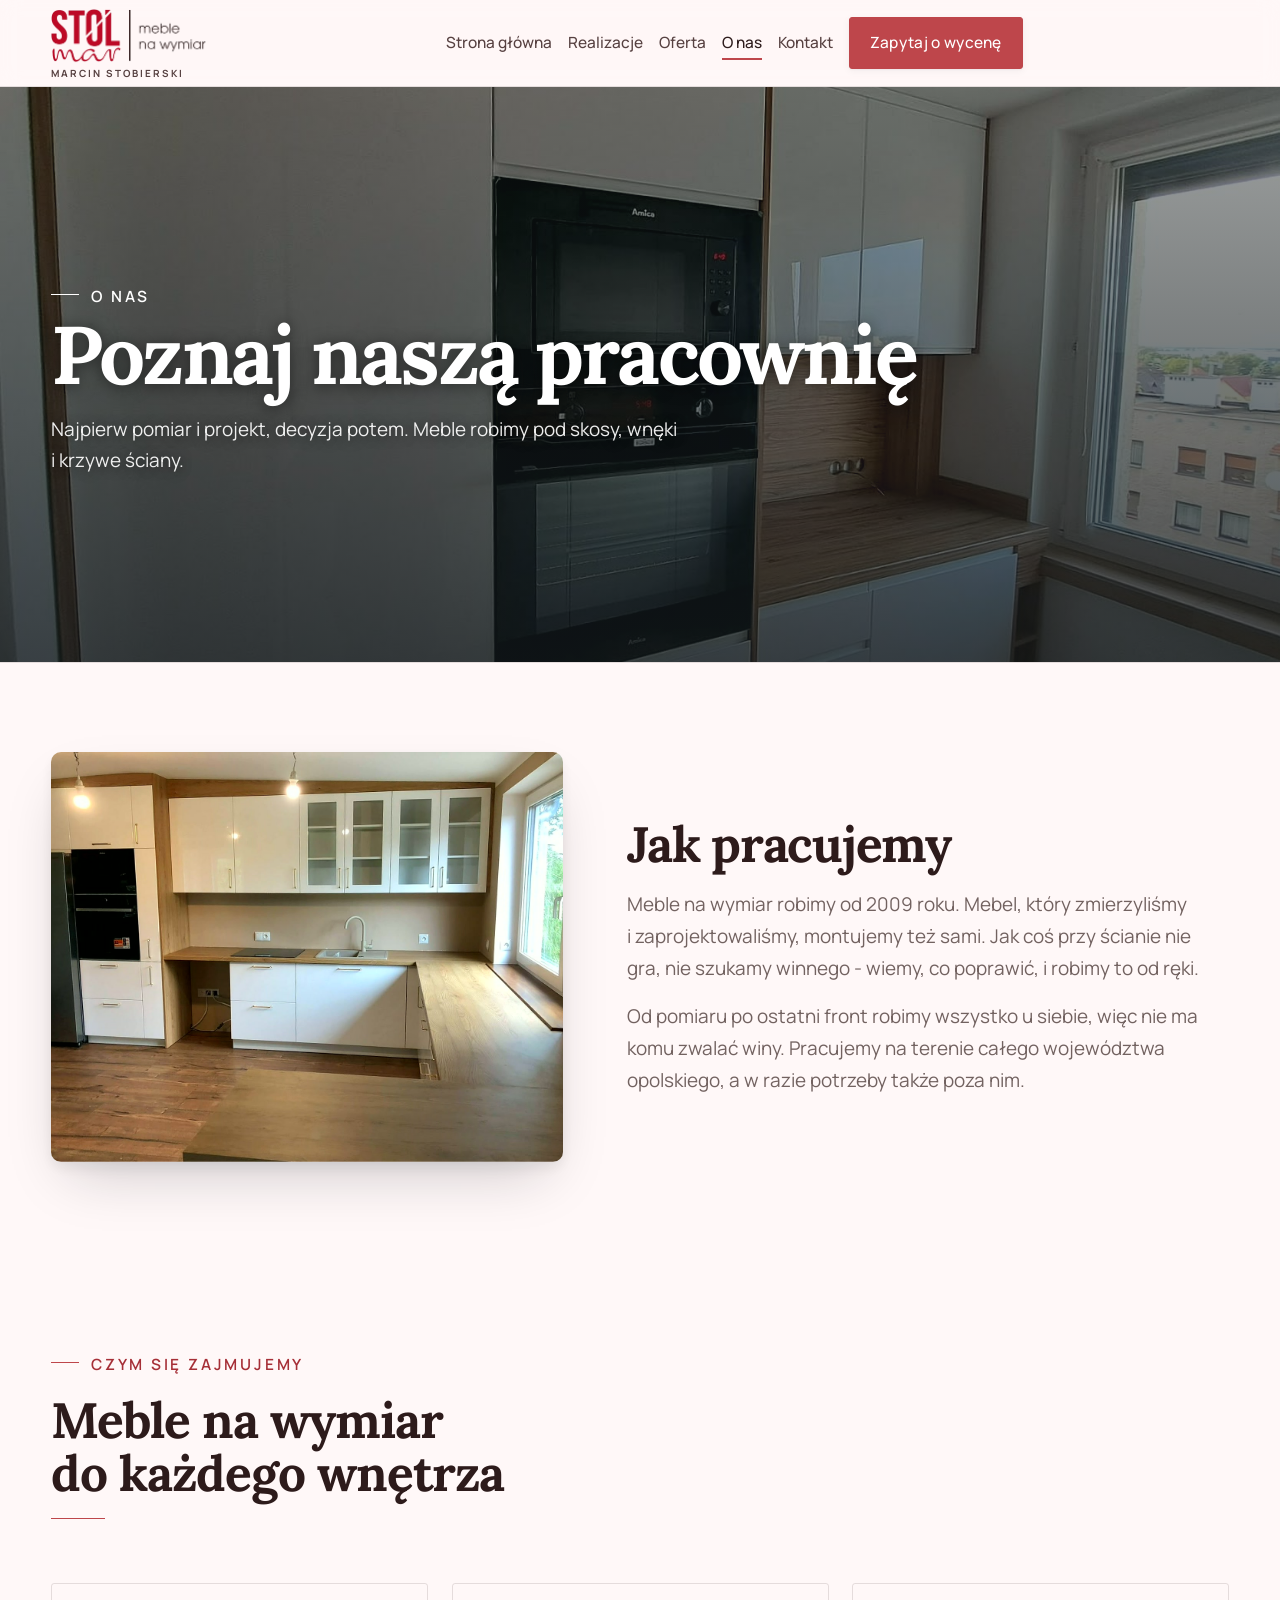
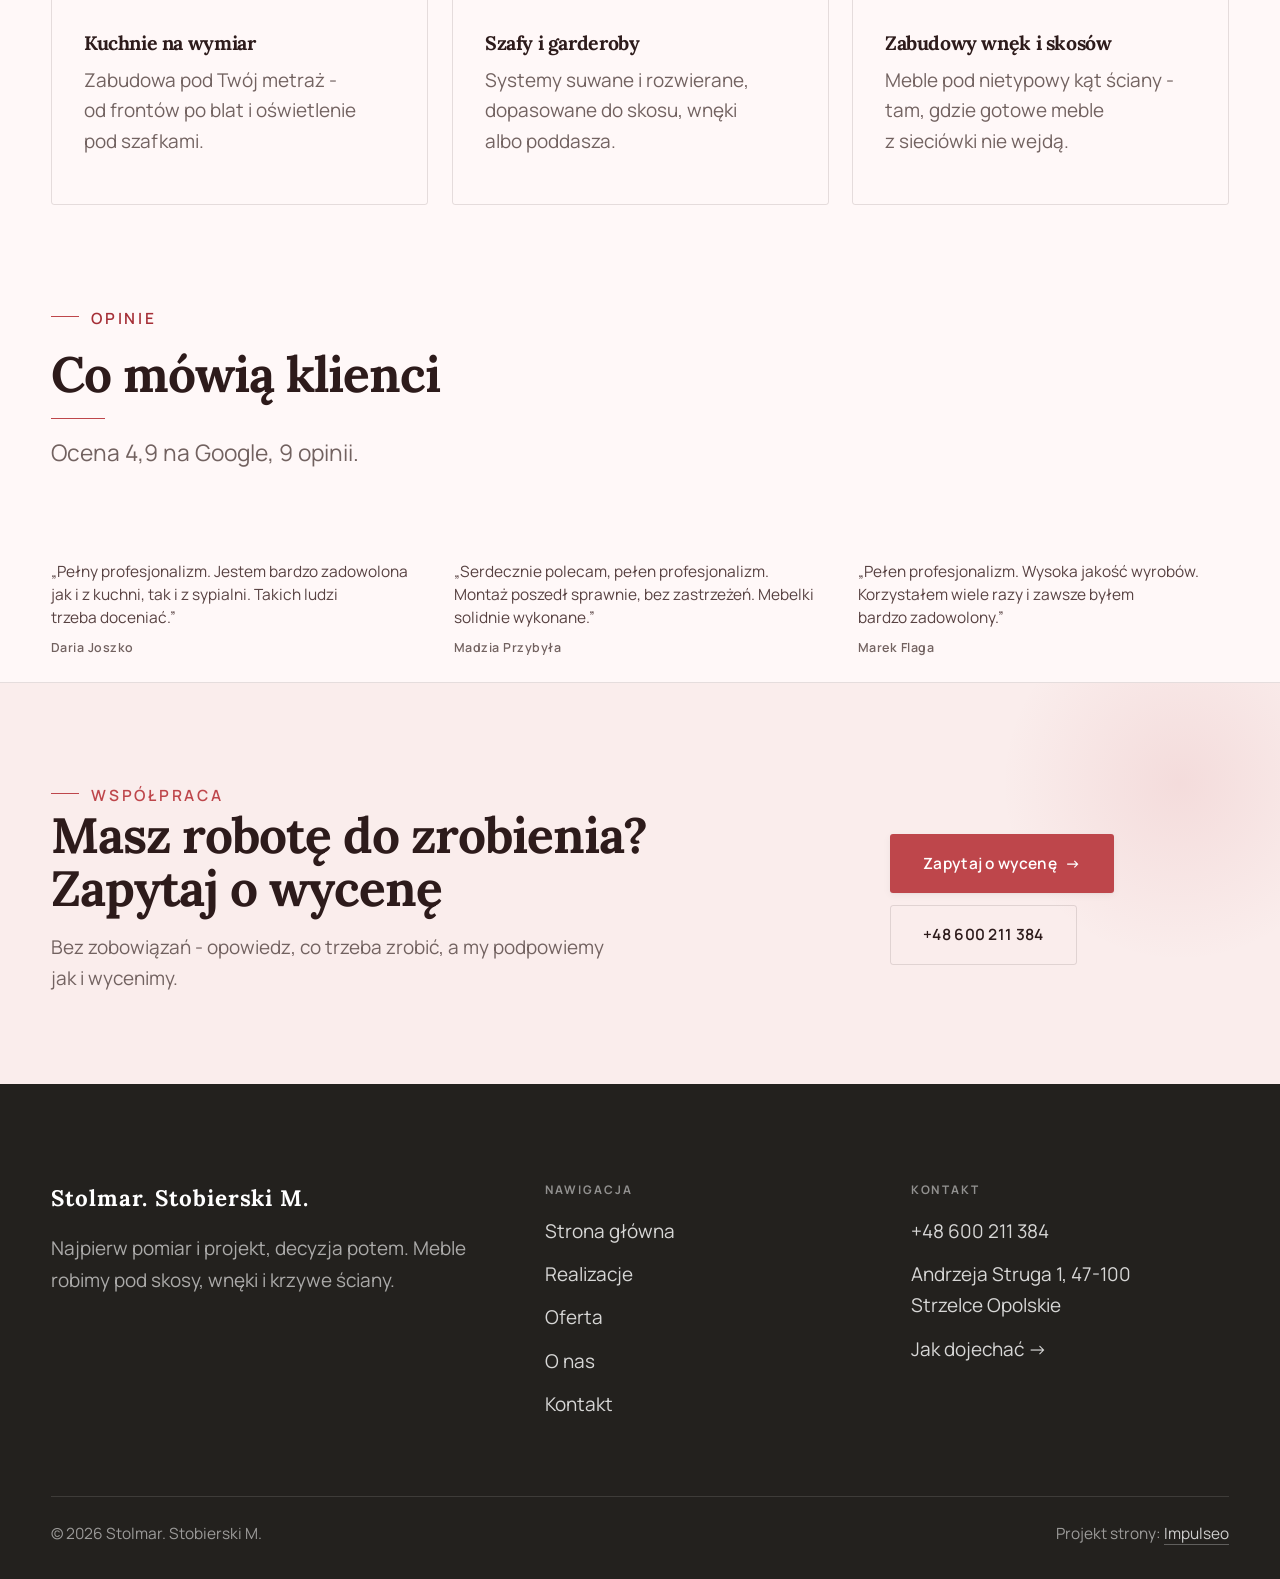
<file: o-nas.html>
<!DOCTYPE html>
<html lang="pl">
<head>
<meta charset="UTF-8">
<meta name="viewport" content="width=device-width, initial-scale=1.0">
<title>O nas - Stolmar. Stobierski M.</title>
<meta name="description" content="Meble na wymiar w Strzelcach Opolskich: kuchnie, szafy i zabudowy pod Twoje wnętrze. Pomiar, projekt, wykonanie i montaż. Roczna gwarancja. Zadzwoń: 600 211 384.">
<link rel="canonical" href="https://impulseo-pl.github.io/stolmar-stobierski-m/o-nas.html">
<meta name="robots" content="noindex, nofollow">
<meta property="og:type" content="website">
<meta property="og:locale" content="pl_PL">
<meta property="og:site_name" content="Stolmar. Stobierski M.">
<meta property="og:title" content="O nas - Stolmar. Stobierski M.">
<meta property="og:description" content="Meble na wymiar w Strzelcach Opolskich: kuchnie, szafy i zabudowy pod Twoje wnętrze. Pomiar, projekt, wykonanie i montaż. Roczna gwarancja. Zadzwoń: 600 211 384.">
<meta property="og:url" content="https://impulseo-pl.github.io/stolmar-stobierski-m/o-nas.html">
<meta property="og:image" content="https://impulseo-pl.github.io/stolmar-stobierski-m/img/og.jpg">
<meta property="og:image:width" content="1200">
<meta property="og:image:height" content="630">
<meta name="twitter:card" content="summary_large_image">
<link rel="preconnect" href="https://fonts.googleapis.com">
<link rel="preconnect" href="https://fonts.gstatic.com" crossorigin>
<link href="https://fonts.googleapis.com/css2?family=Lora:wght@500;600;700&family=Manrope:wght@400;500;600&display=swap" rel="stylesheet">
<link rel="stylesheet" href="assets/styles.css?v=9374ee2f">
</head>
<body>

<header class="nav">
  <div class="wrap nav-inner">
    <a class="brand brand-has-logo" href="index.html"><img class="brand-logo" src="img/logo.png" alt="Stolmar - meble na wymiar, Marcin Stobierski"><span class="brand-owner">Marcin Stobierski</span></a>
    <nav class="nav-links">
      <a href="index.html">Strona główna</a>
      <a href="realizacje.html">Realizacje</a>
      <a href="oferta.html">Oferta</a>
      <a href="o-nas.html" class="active" aria-current="page">O nas</a>
      <a href="kontakt.html">Kontakt</a>
      <a href="kontakt.html" class="btn btn-accent">Zapytaj o wycenę</a>
    </nav>
    <button class="nav-toggle" aria-label="Menu"><span></span><span></span><span></span></button>
  </div>
</header>

<main>
<section class="pagehead">
  <img src="img/g17.jpg" alt="Stolmar. Stobierski M. - Poznaj naszą pracownię" width="1538" height="1132" decoding="async">
  <div class="wrap">
    <span class="eyebrow">O nas</span>
    <h1>Poznaj naszą pracownię</h1>
    <p>Najpierw pomiar i projekt, decyzja potem. Meble robimy pod skosy, wnęki i krzywe ściany.</p>
  </div>
</section>
<section>
  <div class="wrap split">
    <div class="split-art reveal"><img src="img/g13.jpg" alt="Stolmar. Stobierski M." width="1600" height="1068" decoding="async"></div>
    <div class="split-copy reveal">
      <h2>Jak pracujemy</h2>
      <p class="muted">Meble na wymiar robimy od 2009 roku. Mebel, który zmierzyliśmy i zaprojektowaliśmy, montujemy też sami. Jak coś przy ścianie nie gra, nie szukamy winnego - wiemy, co poprawić, i robimy to od ręki.</p>
      <p class="muted">Od pomiaru po ostatni front robimy wszystko u siebie, więc nie ma komu zwalać winy. Pracujemy na terenie całego województwa opolskiego, a w razie potrzeby także poza nim.</p>
    </div>
  </div>
</section>
<section>
  <div class="wrap">
    <div class="head reveal">
      <span class="eyebrow">Czym się zajmujemy</span>
      <h2>Meble na wymiar do każdego wnętrza</h2>
    </div>
    <div class="svc-grid">
      <div class="svc reveal"><h3>Kuchnie na wymiar</h3><p>Zabudowa pod Twój metraż - od frontów po blat i oświetlenie pod szafkami.</p></div>
      <div class="svc reveal"><h3>Szafy i garderoby</h3><p>Systemy suwane i rozwierane, dopasowane do skosu, wnęki albo poddasza.</p></div>
      <div class="svc reveal"><h3>Zabudowy wnęk i skosów</h3><p>Meble pod nietypowy kąt ściany - tam, gdzie gotowe meble z sieciówki nie wejdą.</p></div>
    </div>
  </div>
</section>
<section class="opinie-mini">
  <div class="wrap">
    <div class="head reveal">
      <span class="eyebrow">Opinie</span>
      <h2>Co mówią klienci</h2>
      <p class="muted">Ocena 4,9 na Google, 9 opinii.</p>
    </div>
    <div class="om-row">
      <div class="om-item reveal"><blockquote>„Pełny profesjonalizm. Jestem bardzo zadowolona jak i z kuchni, tak i z sypialni. Takich ludzi trzeba doceniać.”</blockquote><span class="om-autor">Daria Joszko</span></div>
      <div class="om-item reveal"><blockquote>„Serdecznie polecam, pełen profesjonalizm. Montaż poszedł sprawnie, bez zastrzeżeń. Mebelki solidnie wykonane.”</blockquote><span class="om-autor">Madzia Przybyła</span></div>
      <div class="om-item reveal"><blockquote>„Pełen profesjonalizm. Wysoka jakość wyrobów. Korzystałem wiele razy i zawsze byłem bardzo zadowolony.”</blockquote><span class="om-autor">Marek Flaga</span></div>
    </div>
  </div>
</section>


<section class="cta">
  <div class="wrap">
    <div class="reveal">
      <span class="eyebrow">Współpraca</span>
      <h2>Masz robotę do zrobienia? Zapytaj o wycenę</h2>
      <p>Bez zobowiązań - opowiedz, co trzeba zrobić, a my podpowiemy jak i wycenimy.</p>
    </div>
    <div class="cta-actions reveal">
      <a href="kontakt.html" class="btn btn-light">Zapytaj o wycenę <span class="arr">→</span></a>
      <a href="tel:+48600211384" class="btn btn-ghost btn-ghost-cta">+48 600 211 384</a>
    </div>
  </div>
</section>
</main>

<footer>
  <div class="wrap">
    <div class="foot-grid">
      <div class="foot-brand">
        <div class="name">Stolmar. Stobierski M.</div>
        <p>Najpierw pomiar i projekt, decyzja potem. Meble robimy pod skosy, wnęki i krzywe ściany.</p>
      </div>
      <div class="foot-col">
        <h4>Nawigacja</h4>
        <a href="index.html">Strona główna</a>
        <a href="realizacje.html">Realizacje</a>
        <a href="oferta.html">Oferta</a>
        <a href="o-nas.html">O nas</a>
        <a href="kontakt.html">Kontakt</a>
      </div>
      <div class="foot-col">
        <h4>Kontakt</h4>
        <a href="tel:+48600211384">+48 600 211 384</a>
        <p>Andrzeja Struga 1, 47-100 Strzelce Opolskie</p>
        <a href="https://www.google.com/maps?cid=3267728676306124182" target="_blank" rel="noopener">Jak dojechać →</a>
      </div>
    </div>
    <div class="foot-bot">
      <span>© 2026 Stolmar. Stobierski M.</span>
      <span>Projekt strony: <a class="foot-credit" href="https://impulseo.pl" target="_blank" rel="noopener">Impulseo</a></span>
    </div>
  </div>
</footer>
<div class="sticky-reserve"><a class="sr-book" href="kontakt.html">Zapytaj o wycenę</a><a class="sr-call" href="tel:+48600211384" aria-label="Zadzwoń"><svg class="ico-tel" width="16" height="16" viewBox="0 0 24 24" fill="none" aria-hidden="true"><path d="M6.6 10.8a15.5 15.5 0 0 0 6.6 6.6l2.2-2.2a1 1 0 0 1 1-.24 11.4 11.4 0 0 0 3.6.58 1 1 0 0 1 1 1V20a1 1 0 0 1-1 1A17 17 0 0 1 3 4a1 1 0 0 1 1-1h3.5a1 1 0 0 1 1 1c0 1.25.2 2.46.58 3.6a1 1 0 0 1-.25 1l-2.23 2.2Z" fill="currentColor"/></svg></a></div>
<div class="demo-wazne" data-do="2026-08-20" data-cykl="3" hidden><svg class="dw-ico" width="13" height="13" viewBox="0 0 24 24" fill="none" aria-hidden="true"><circle cx="12" cy="12" r="8.6" stroke="currentColor" stroke-width="1.8"/><path d="M12 7.2V12l3.3 2" stroke="currentColor" stroke-width="1.8" stroke-linecap="round"/></svg><span class="dw-txt"></span></div>

<script src="assets/main.js?v=20260910"></script>
</body>
</html>
</file>
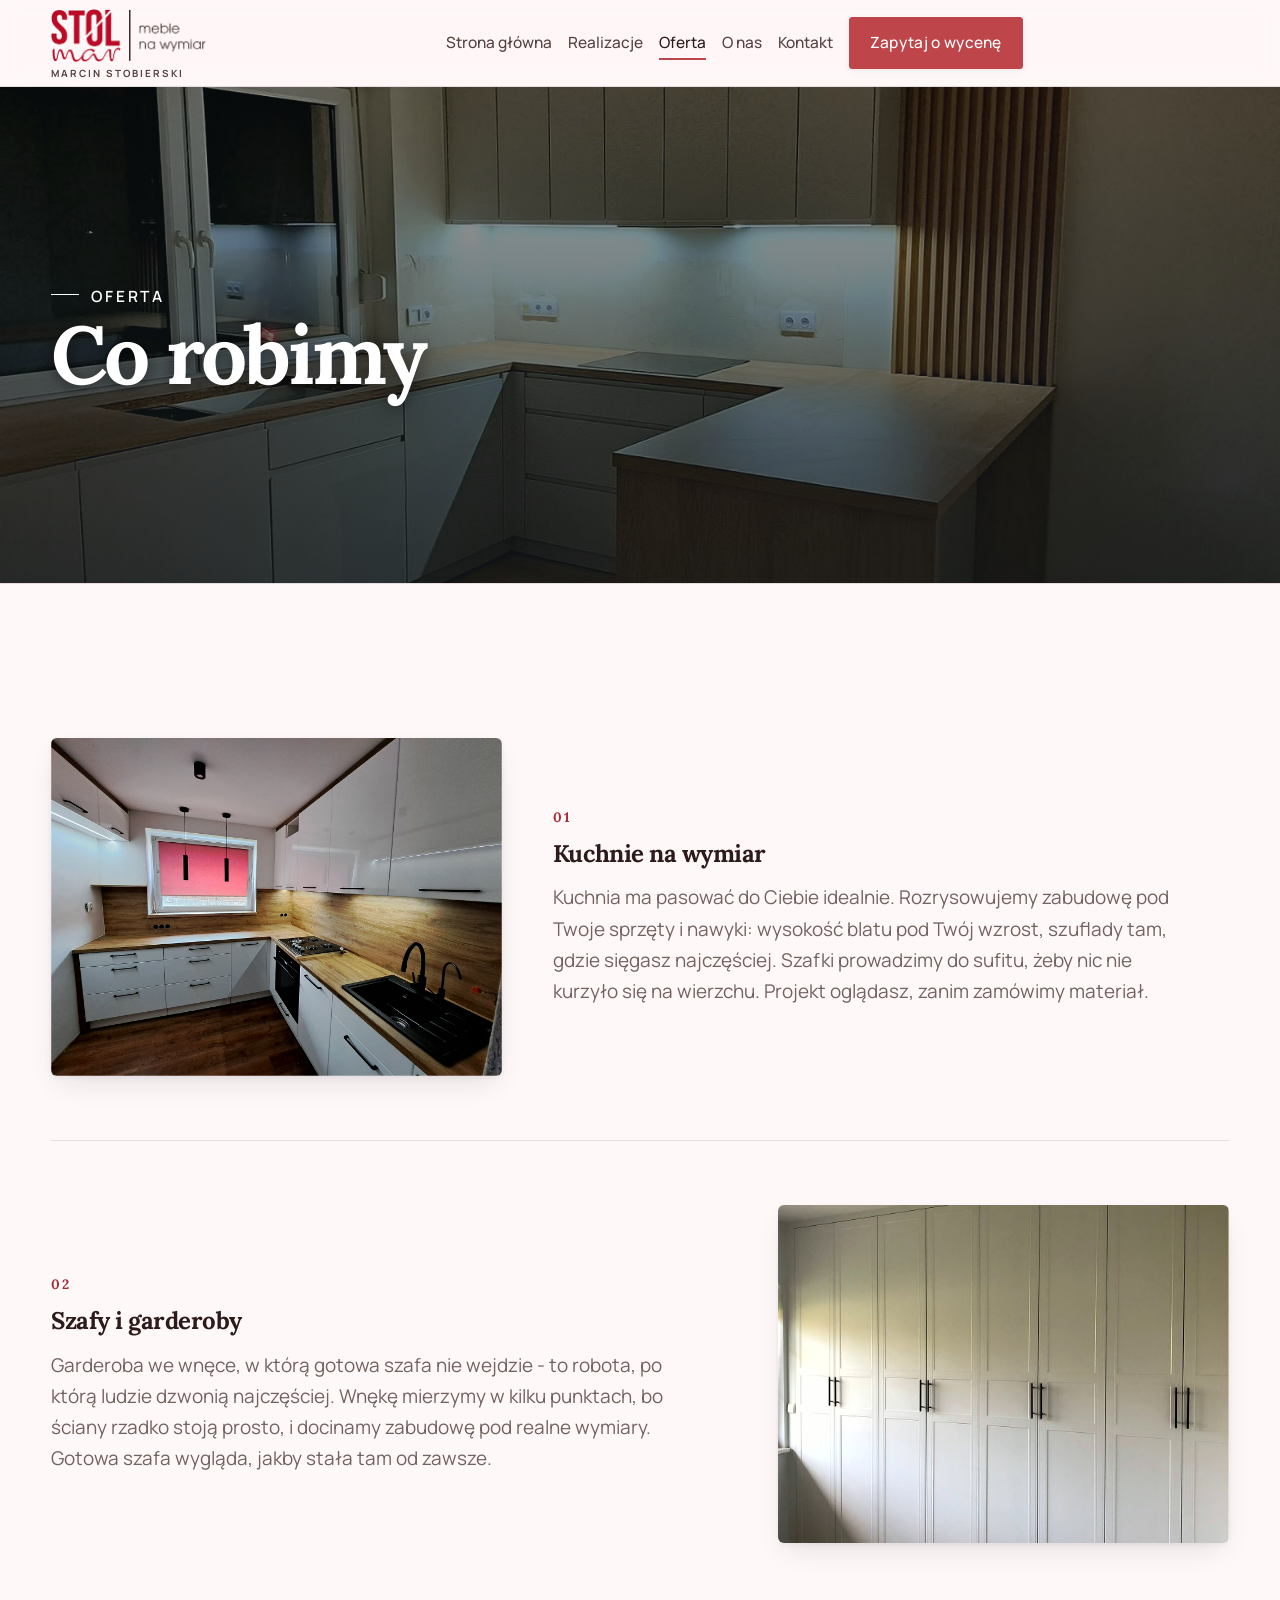
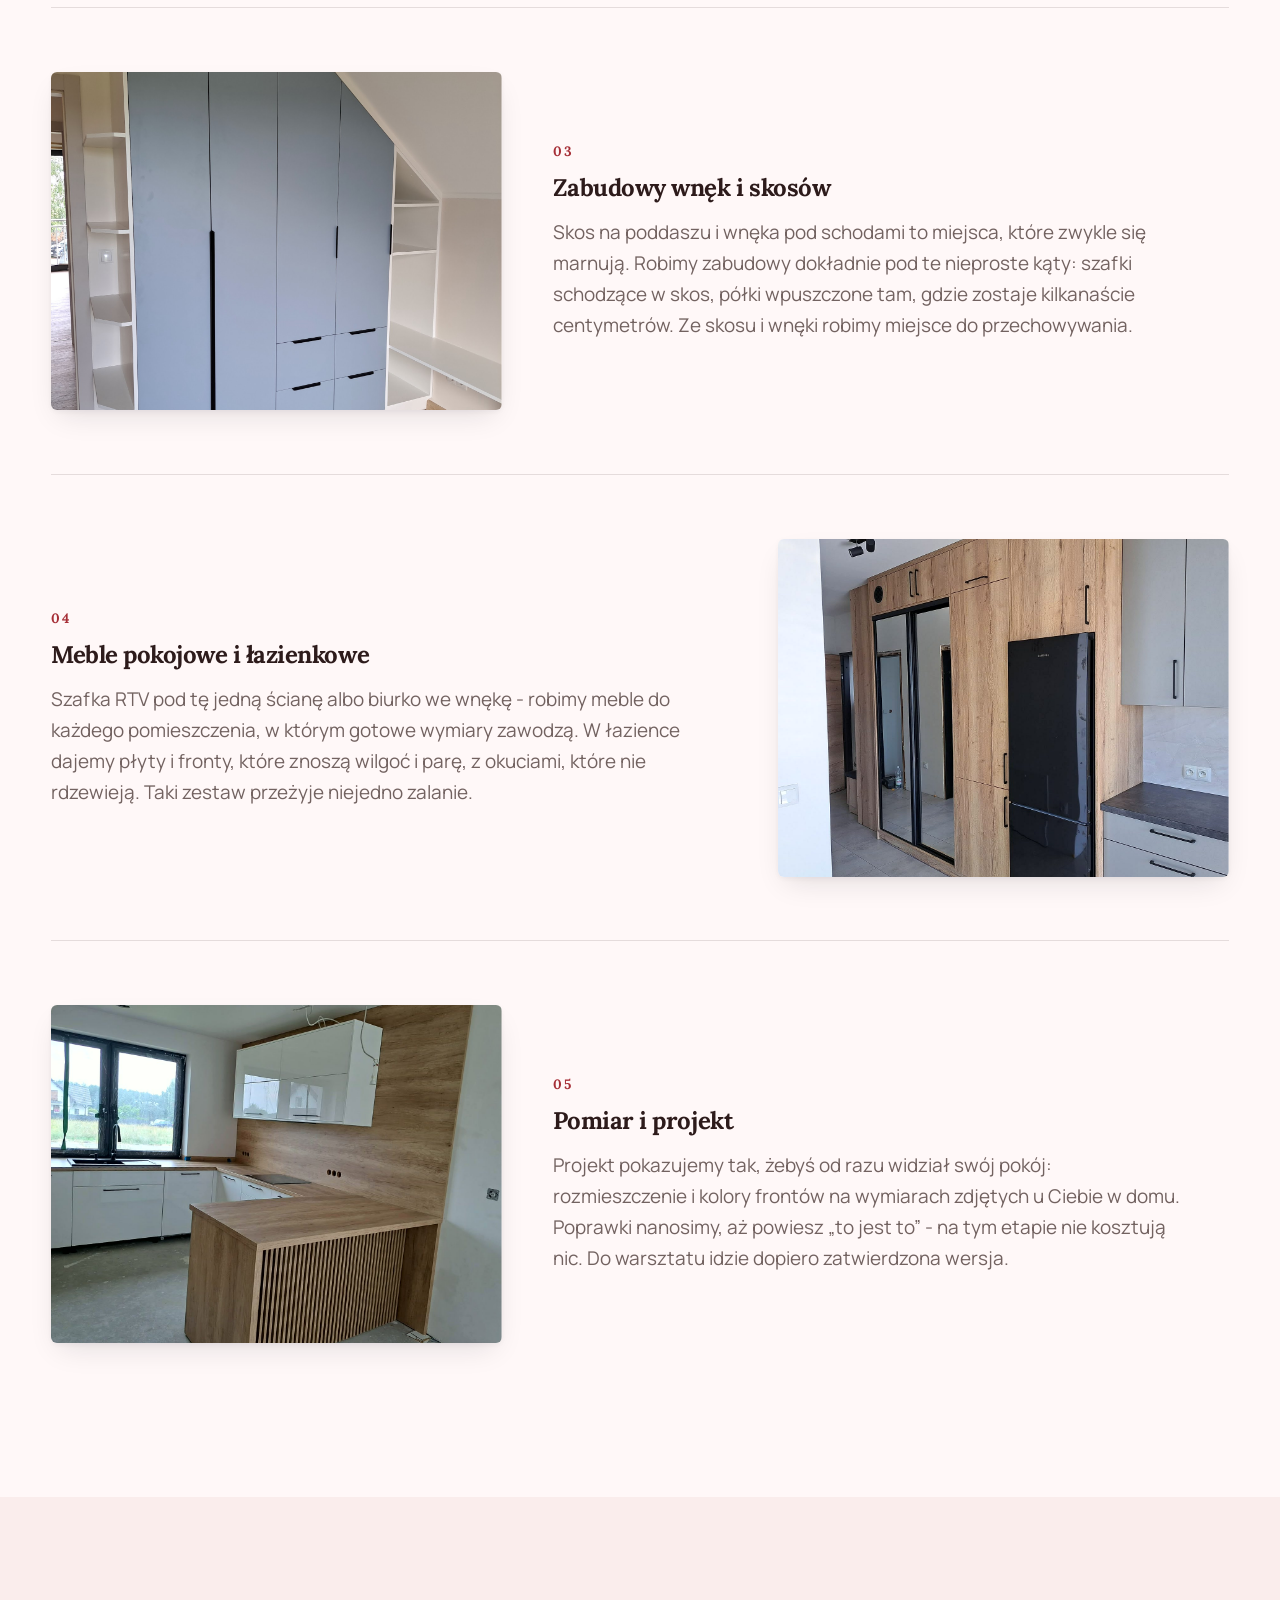
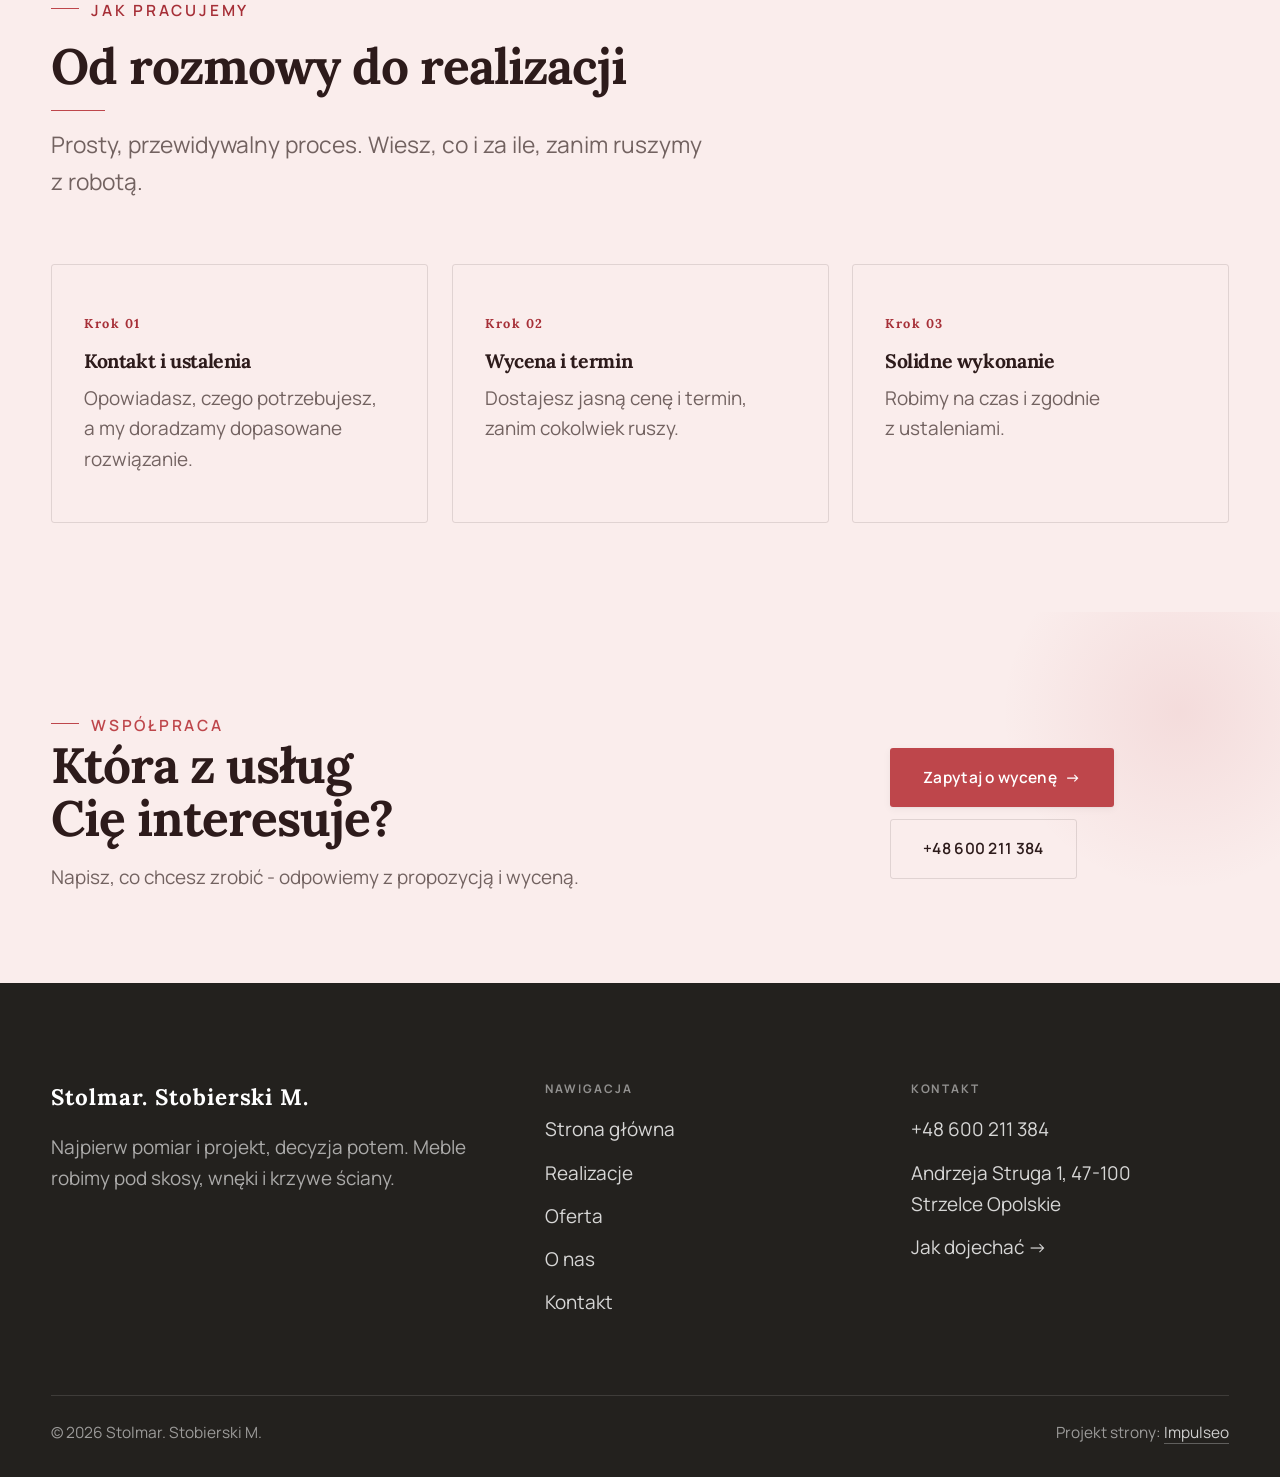
<file: oferta.html>
<!DOCTYPE html>
<html lang="pl">
<head>
<meta charset="UTF-8">
<meta name="viewport" content="width=device-width, initial-scale=1.0">
<title>Oferta - Stolmar. Stobierski M.</title>
<meta name="description" content="Meble na wymiar w Strzelcach Opolskich: kuchnie, szafy i zabudowy pod Twoje wnętrze. Pomiar, projekt, wykonanie i montaż. Roczna gwarancja. Zadzwoń: 600 211 384.">
<link rel="canonical" href="https://impulseo-pl.github.io/stolmar-stobierski-m/oferta.html">
<meta name="robots" content="noindex, nofollow">
<meta property="og:type" content="website">
<meta property="og:locale" content="pl_PL">
<meta property="og:site_name" content="Stolmar. Stobierski M.">
<meta property="og:title" content="Oferta - Stolmar. Stobierski M.">
<meta property="og:description" content="Meble na wymiar w Strzelcach Opolskich: kuchnie, szafy i zabudowy pod Twoje wnętrze. Pomiar, projekt, wykonanie i montaż. Roczna gwarancja. Zadzwoń: 600 211 384.">
<meta property="og:url" content="https://impulseo-pl.github.io/stolmar-stobierski-m/oferta.html">
<meta property="og:image" content="https://impulseo-pl.github.io/stolmar-stobierski-m/img/og.jpg">
<meta property="og:image:width" content="1200">
<meta property="og:image:height" content="630">
<meta name="twitter:card" content="summary_large_image">
<link rel="preconnect" href="https://fonts.googleapis.com">
<link rel="preconnect" href="https://fonts.gstatic.com" crossorigin>
<link href="https://fonts.googleapis.com/css2?family=Lora:wght@500;600;700&family=Manrope:wght@400;500;600&display=swap" rel="stylesheet">
<link rel="stylesheet" href="assets/styles.css?v=9374ee2f">
</head>
<body>

<header class="nav">
  <div class="wrap nav-inner">
    <a class="brand brand-has-logo" href="index.html"><img class="brand-logo" src="img/logo.png" alt="Stolmar - meble na wymiar, Marcin Stobierski"><span class="brand-owner">Marcin Stobierski</span></a>
    <nav class="nav-links">
      <a href="index.html">Strona główna</a>
      <a href="realizacje.html">Realizacje</a>
      <a href="oferta.html" class="active" aria-current="page">Oferta</a>
      <a href="o-nas.html">O nas</a>
      <a href="kontakt.html">Kontakt</a>
      <a href="kontakt.html" class="btn btn-accent">Zapytaj o wycenę</a>
    </nav>
    <button class="nav-toggle" aria-label="Menu"><span></span><span></span><span></span></button>
  </div>
</header>

<main>
<section class="pagehead">
  <img src="img/g16.jpg" alt="Stolmar. Stobierski M. - Co robię" width="1564" height="1168" decoding="async">
  <div class="wrap">
    <span class="eyebrow">Oferta</span>
    <h1>Co robimy</h1>
  </div>
</section>
<section>
  <div class="wrap">
    <div class="svc-row reveal">
      <div class="svc-row-art"><img src="img/g22.jpg" alt="Kuchnie na wymiar" width="1600" height="1200" decoding="async"></div>
      <div>
        <span class="num">01</span>
        <h3>Kuchnie na wymiar</h3>
        <p class="muted">Kuchnia ma pasować do Ciebie idealnie. Rozrysowujemy zabudowę pod Twoje sprzęty i nawyki: wysokość blatu pod Twój wzrost, szuflady tam, gdzie sięgasz najczęściej. Szafki prowadzimy do sufitu, żeby nic nie kurzyło się na wierzchu. Projekt oglądasz, zanim zamówimy materiał.</p>
      </div>
    </div>
    <div class="svc-row rev reveal">
      <div class="svc-row-art"><img src="img/g19.jpg" alt="Szafy i garderoby" width="1200" height="1600" decoding="async"></div>
      <div>
        <span class="num">02</span>
        <h3>Szafy i garderoby</h3>
        <p class="muted">Garderoba we wnęce, w którą gotowa szafa nie wejdzie - to robota, po którą ludzie dzwonią najczęściej. Wnękę mierzymy w kilku punktach, bo ściany rzadko stoją prosto, i docinamy zabudowę pod realne wymiary. Gotowa szafa wygląda, jakby stała tam od zawsze.</p>
      </div>
    </div>
    <div class="svc-row reveal">
      <div class="svc-row-art"><img src="img/g5.jpg" alt="Zabudowy wnęk i skosów" width="1600" height="2133" decoding="async"></div>
      <div>
        <span class="num">03</span>
        <h3>Zabudowy wnęk i skosów</h3>
        <p class="muted">Skos na poddaszu i wnęka pod schodami to miejsca, które zwykle się marnują. Robimy zabudowy dokładnie pod te nieproste kąty: szafki schodzące w skos, półki wpuszczone tam, gdzie zostaje kilkanaście centymetrów. Ze skosu i wnęki robimy miejsce do przechowywania.</p>
      </div>
    </div>
    <div class="svc-row rev reveal">
      <div class="svc-row-art"><img src="img/g8.jpg" alt="Meble pokojowe i łazienkowe" loading="lazy" width="1600" height="1066" decoding="async"></div>
      <div>
        <span class="num">04</span>
        <h3>Meble pokojowe i łazienkowe</h3>
        <p class="muted">Szafka RTV pod tę jedną ścianę albo biurko we wnękę - robimy meble do każdego pomieszczenia, w którym gotowe wymiary zawodzą. W łazience dajemy płyty i fronty, które znoszą wilgoć i parę, z okuciami, które nie rdzewieją. Taki zestaw przeżyje niejedno zalanie.</p>
      </div>
    </div>
    <div class="svc-row reveal">
      <div class="svc-row-art"><img src="img/g15.jpg" alt="Pomiar i projekt" loading="lazy" width="1508" height="1092" decoding="async"></div>
      <div>
        <span class="num">05</span>
        <h3>Pomiar i projekt</h3>
        <p class="muted">Projekt pokazujemy tak, żebyś od razu widział swój pokój: rozmieszczenie i kolory frontów na wymiarach zdjętych u Ciebie w domu. Poprawki nanosimy, aż powiesz „to jest to” - na tym etapie nie kosztują nic. Do warsztatu idzie dopiero zatwierdzona wersja.</p>
      </div>
    </div>
  </div>
</section>
<section class="trust">
  <div class="wrap">
    <div class="head reveal">
      <span class="eyebrow">Jak pracujemy</span>
      <h2>Od rozmowy do realizacji</h2>
      <p>Prosty, przewidywalny proces. Wiesz, co i za ile, zanim ruszymy z robotą.</p>
    </div>
    <div class="svc-grid">
      <div class="svc reveal"><div class="ic">Krok 01</div><h3>Kontakt i ustalenia</h3><p>Opowiadasz, czego potrzebujesz, a my doradzamy dopasowane rozwiązanie.</p></div>
      <div class="svc reveal"><div class="ic">Krok 02</div><h3>Wycena i termin</h3><p>Dostajesz jasną cenę i termin, zanim cokolwiek ruszy.</p></div>
      <div class="svc reveal"><div class="ic">Krok 03</div><h3>Solidne wykonanie</h3><p>Robimy na czas i zgodnie z ustaleniami.</p></div>
    </div>
  </div>
</section>
<section class="cta">
  <div class="wrap">
    <div class="reveal">
      <span class="eyebrow">Współpraca</span>
      <h2>Która z usług Cię interesuje?</h2>
      <p>Napisz, co chcesz zrobić - odpowiemy z propozycją i wyceną.</p>
    </div>
    <div class="cta-actions reveal">
      <a href="kontakt.html" class="btn btn-light">Zapytaj o wycenę <span class="arr">→</span></a>
      <a href="tel:+48600211384" class="btn btn-ghost btn-ghost-cta">+48 600 211 384</a>
    </div>
  </div>
</section>
</main>

<footer>
  <div class="wrap">
    <div class="foot-grid">
      <div class="foot-brand">
        <div class="name">Stolmar. Stobierski M.</div>
        <p>Najpierw pomiar i projekt, decyzja potem. Meble robimy pod skosy, wnęki i krzywe ściany.</p>
      </div>
      <div class="foot-col">
        <h4>Nawigacja</h4>
        <a href="index.html">Strona główna</a>
        <a href="realizacje.html">Realizacje</a>
        <a href="oferta.html">Oferta</a>
        <a href="o-nas.html">O nas</a>
        <a href="kontakt.html">Kontakt</a>
      </div>
      <div class="foot-col">
        <h4>Kontakt</h4>
        <a href="tel:+48600211384">+48 600 211 384</a>
        <p>Andrzeja Struga 1, 47-100 Strzelce Opolskie</p>
        <a href="https://www.google.com/maps?cid=3267728676306124182" target="_blank" rel="noopener">Jak dojechać →</a>
      </div>
    </div>
    <div class="foot-bot">
      <span>© 2026 Stolmar. Stobierski M.</span>
      <span>Projekt strony: <a class="foot-credit" href="https://impulseo.pl" target="_blank" rel="noopener">Impulseo</a></span>
    </div>
  </div>
</footer>
<div class="sticky-reserve"><a class="sr-book" href="kontakt.html">Zapytaj o wycenę</a><a class="sr-call" href="tel:+48600211384" aria-label="Zadzwoń"><svg class="ico-tel" width="16" height="16" viewBox="0 0 24 24" fill="none" aria-hidden="true"><path d="M6.6 10.8a15.5 15.5 0 0 0 6.6 6.6l2.2-2.2a1 1 0 0 1 1-.24 11.4 11.4 0 0 0 3.6.58 1 1 0 0 1 1 1V20a1 1 0 0 1-1 1A17 17 0 0 1 3 4a1 1 0 0 1 1-1h3.5a1 1 0 0 1 1 1c0 1.25.2 2.46.58 3.6a1 1 0 0 1-.25 1l-2.23 2.2Z" fill="currentColor"/></svg></a></div>
<div class="demo-wazne" data-do="2026-08-20" data-cykl="3" hidden><svg class="dw-ico" width="13" height="13" viewBox="0 0 24 24" fill="none" aria-hidden="true"><circle cx="12" cy="12" r="8.6" stroke="currentColor" stroke-width="1.8"/><path d="M12 7.2V12l3.3 2" stroke="currentColor" stroke-width="1.8" stroke-linecap="round"/></svg><span class="dw-txt"></span></div>

<script src="assets/main.js?v=20260910"></script>
</body>
</html>
</file>
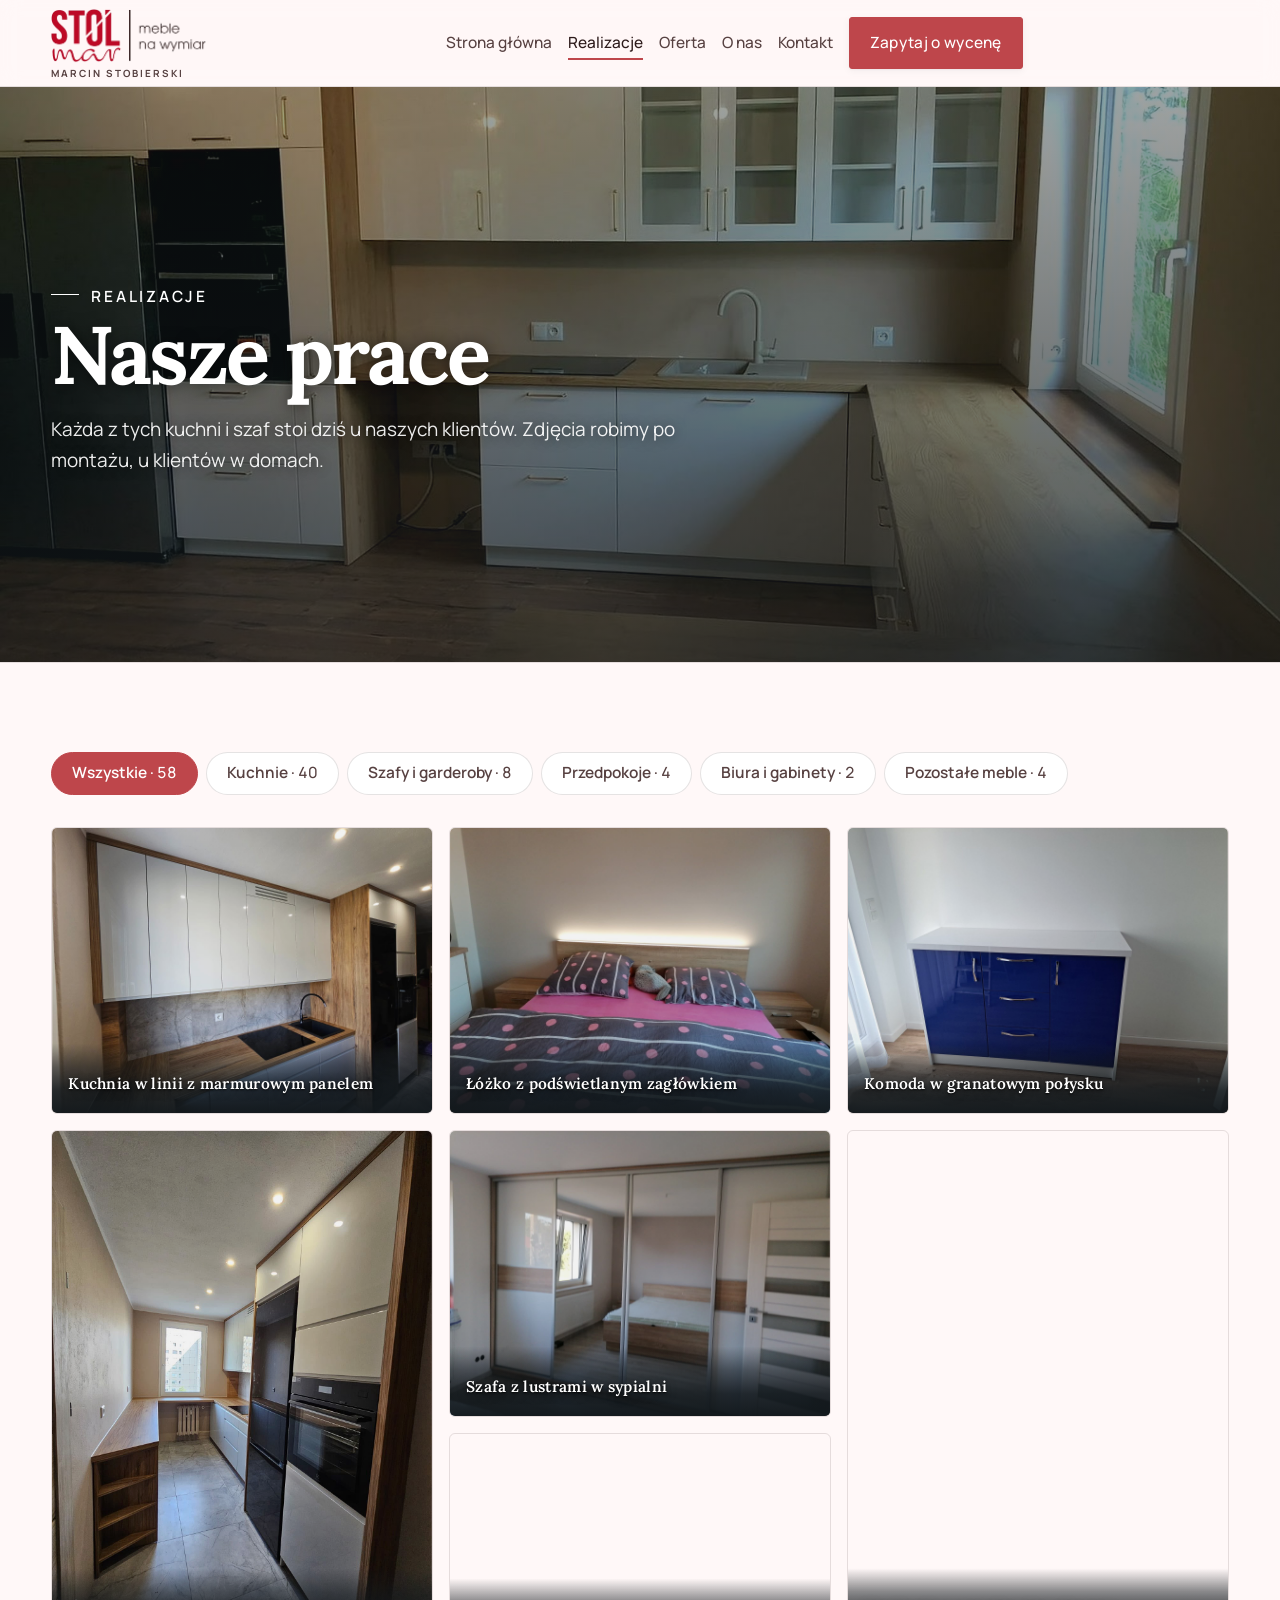
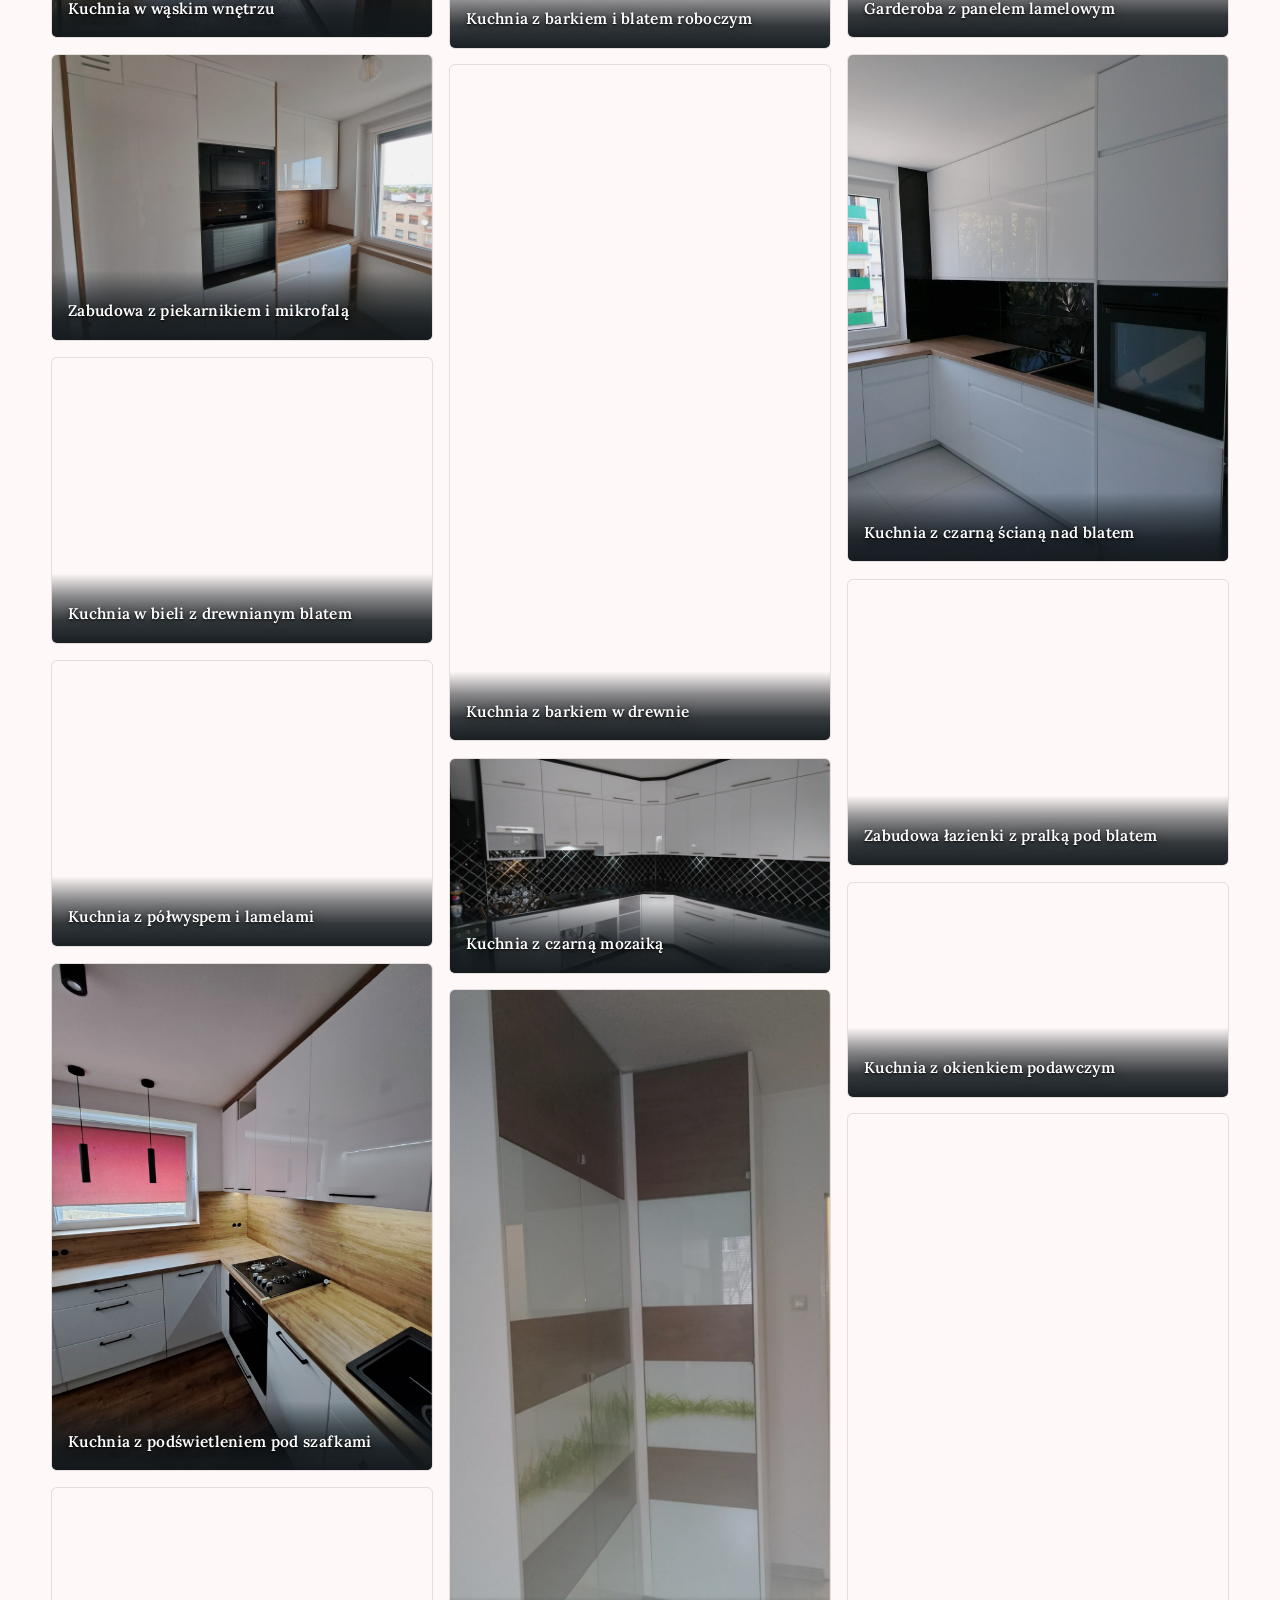
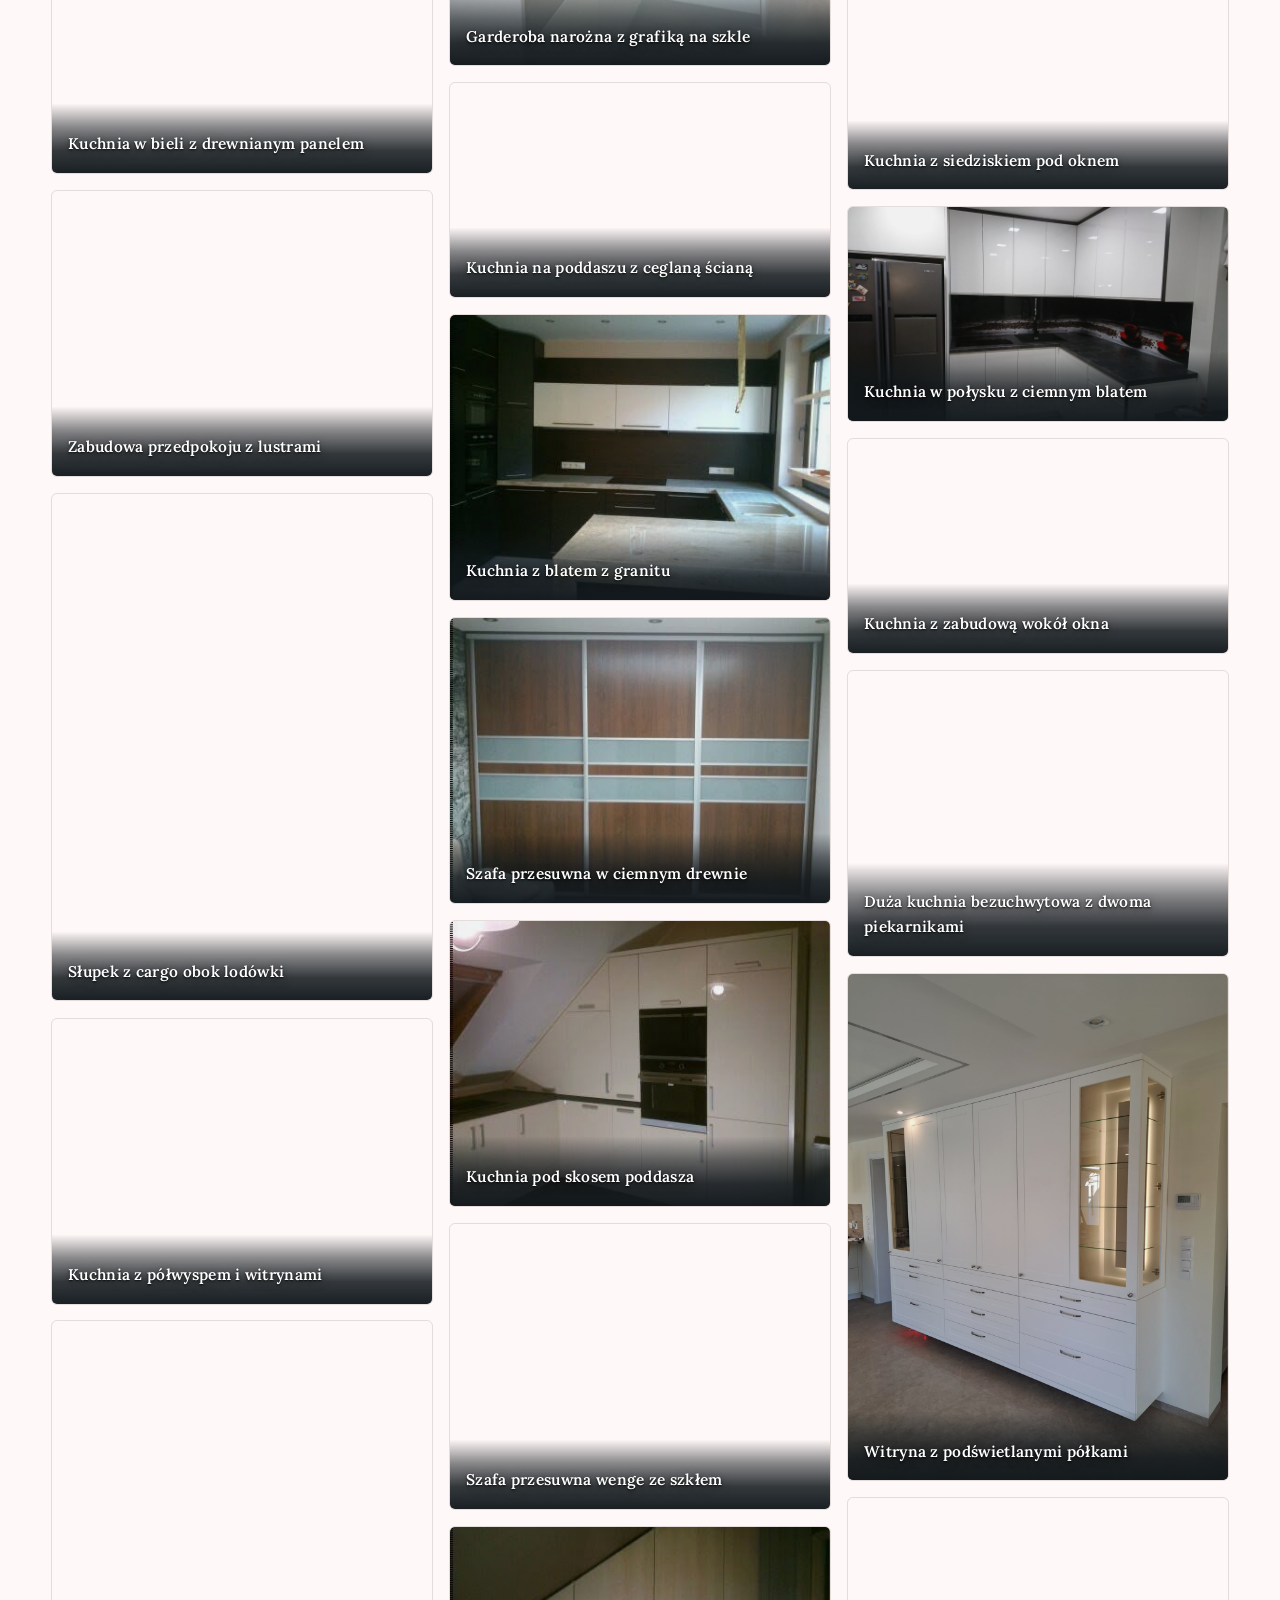
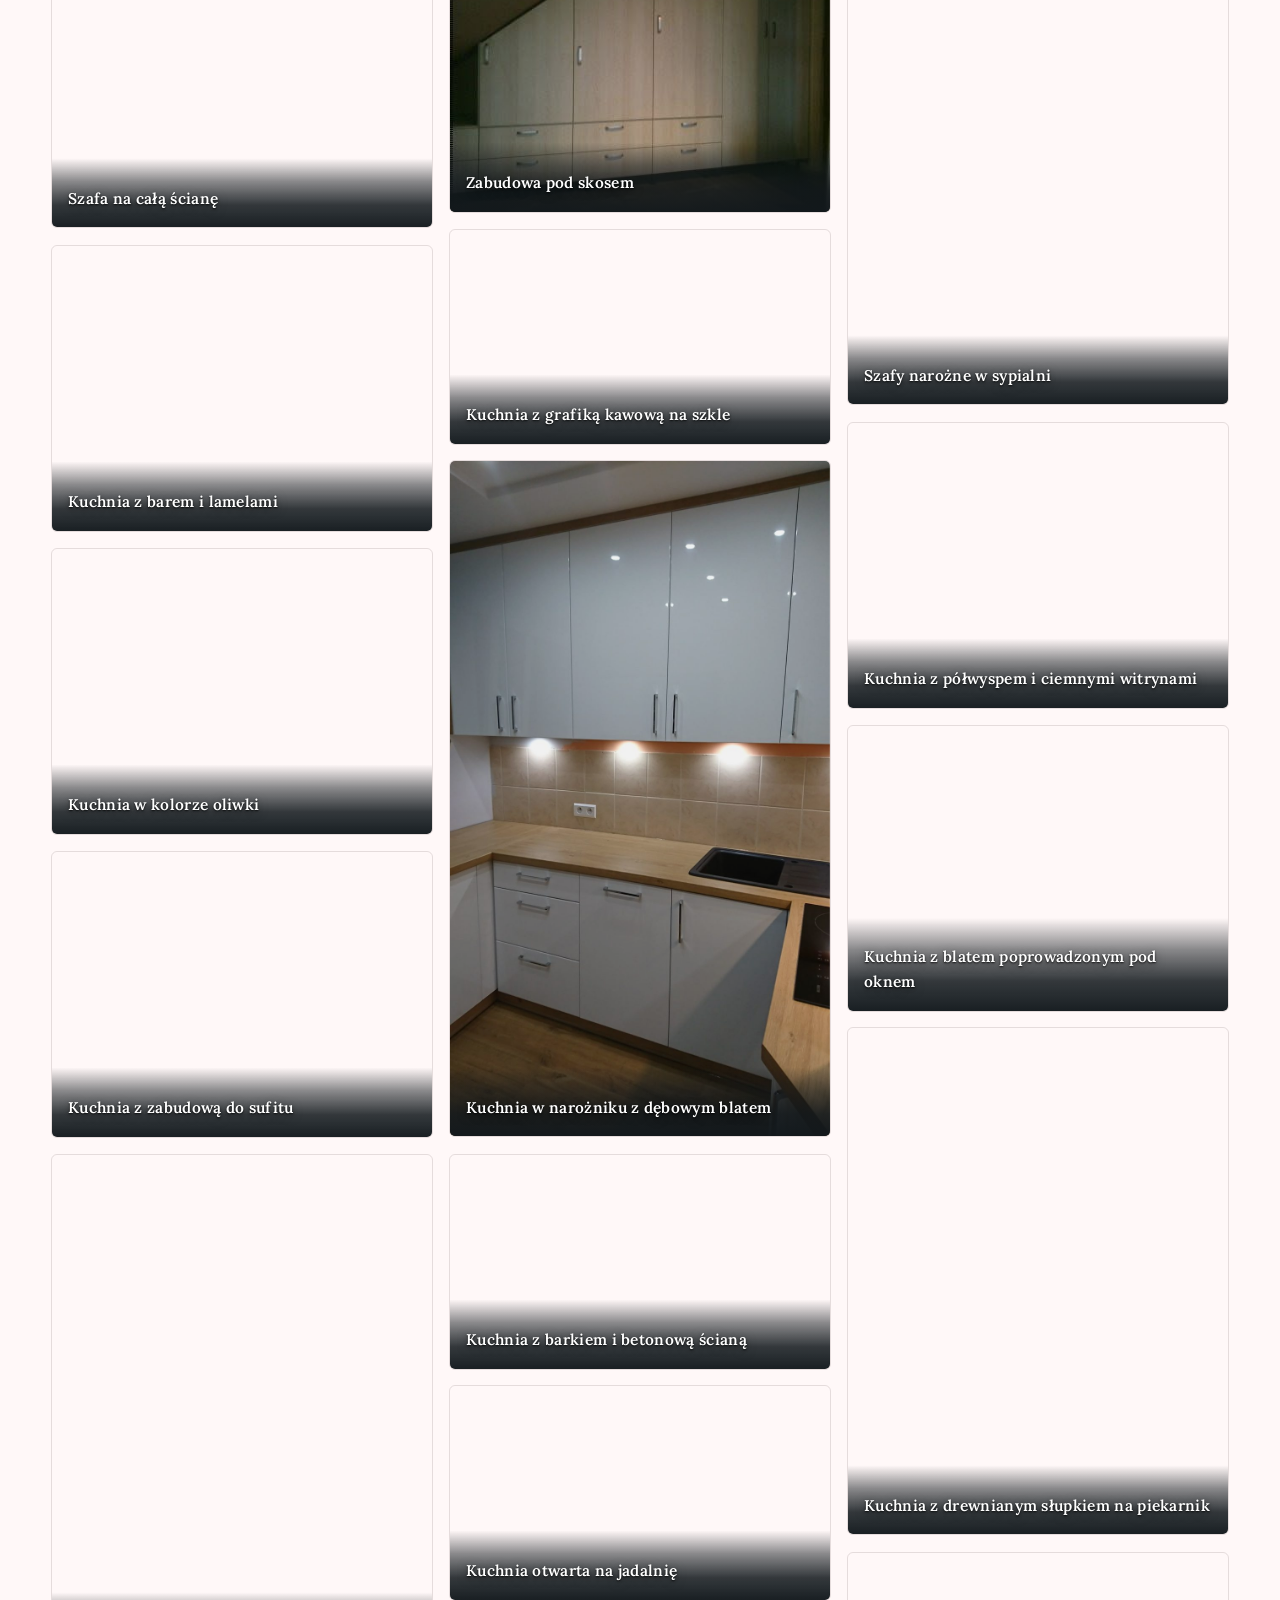
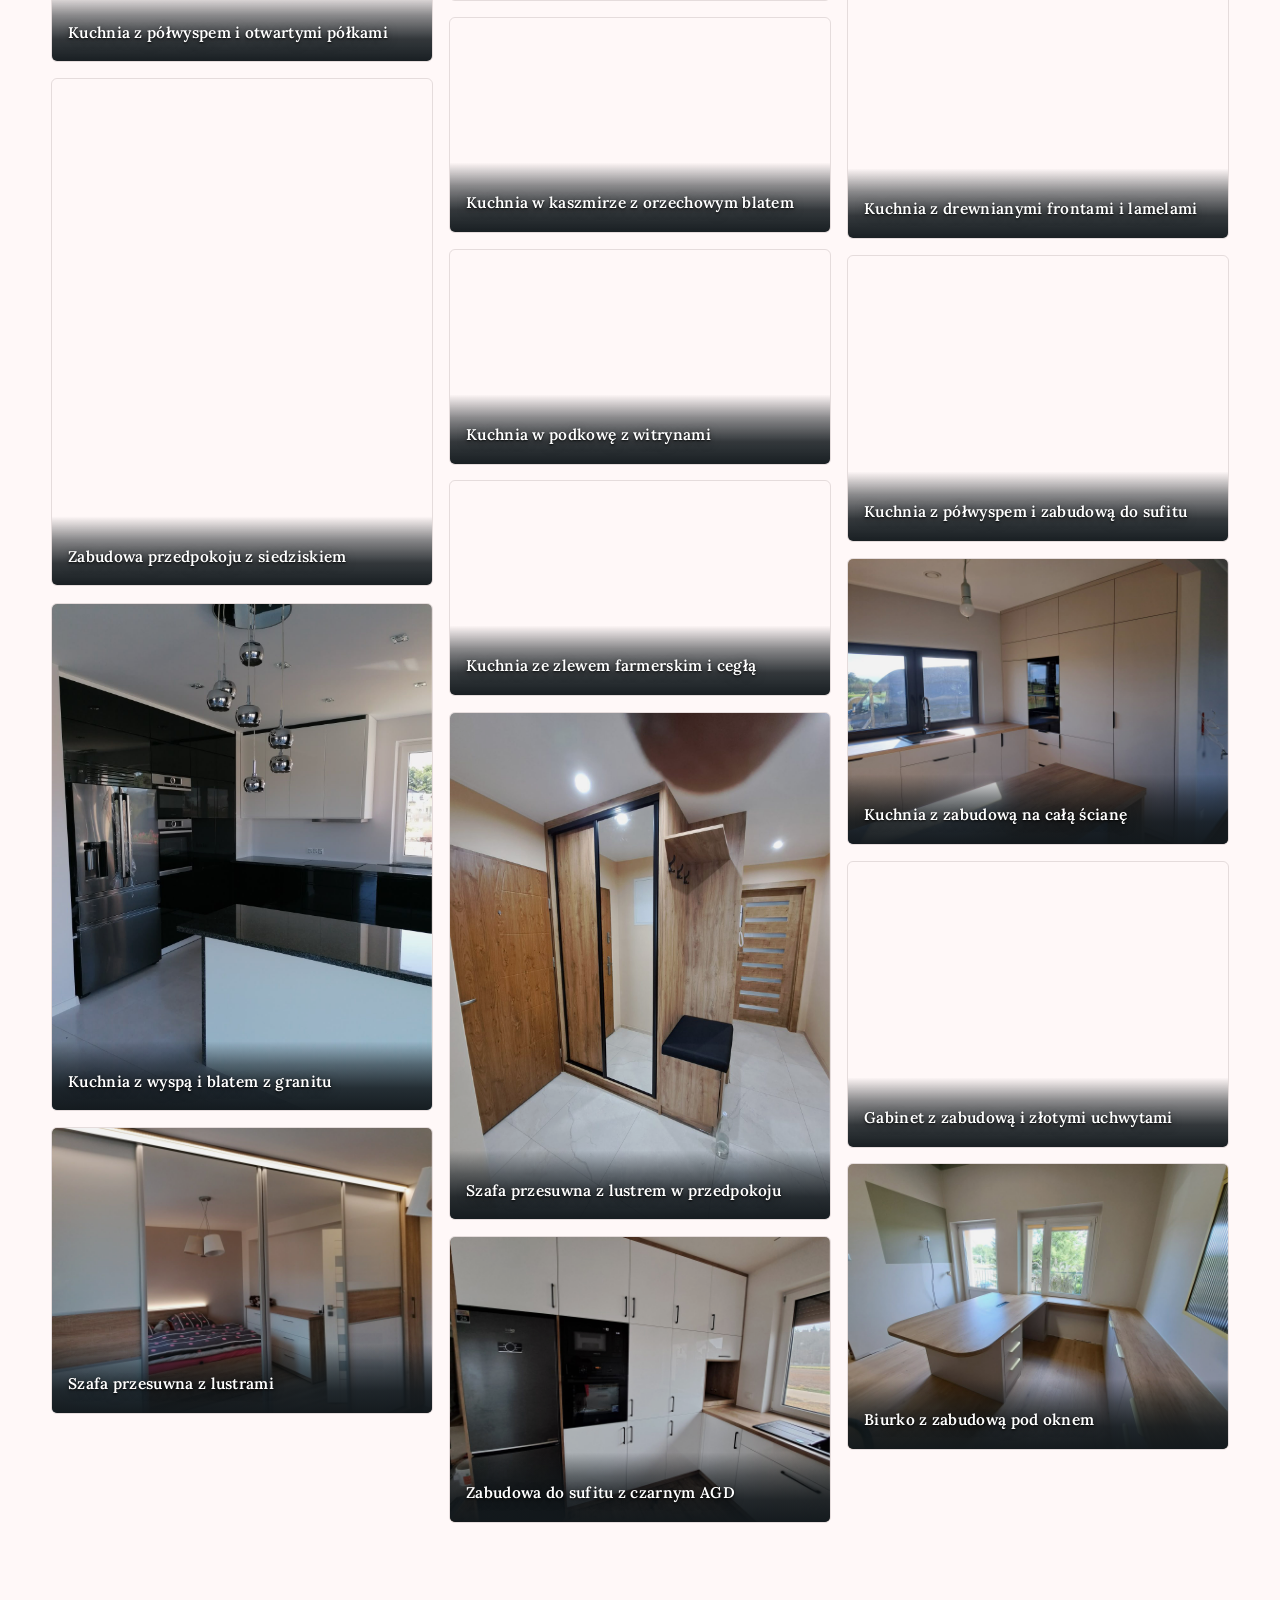
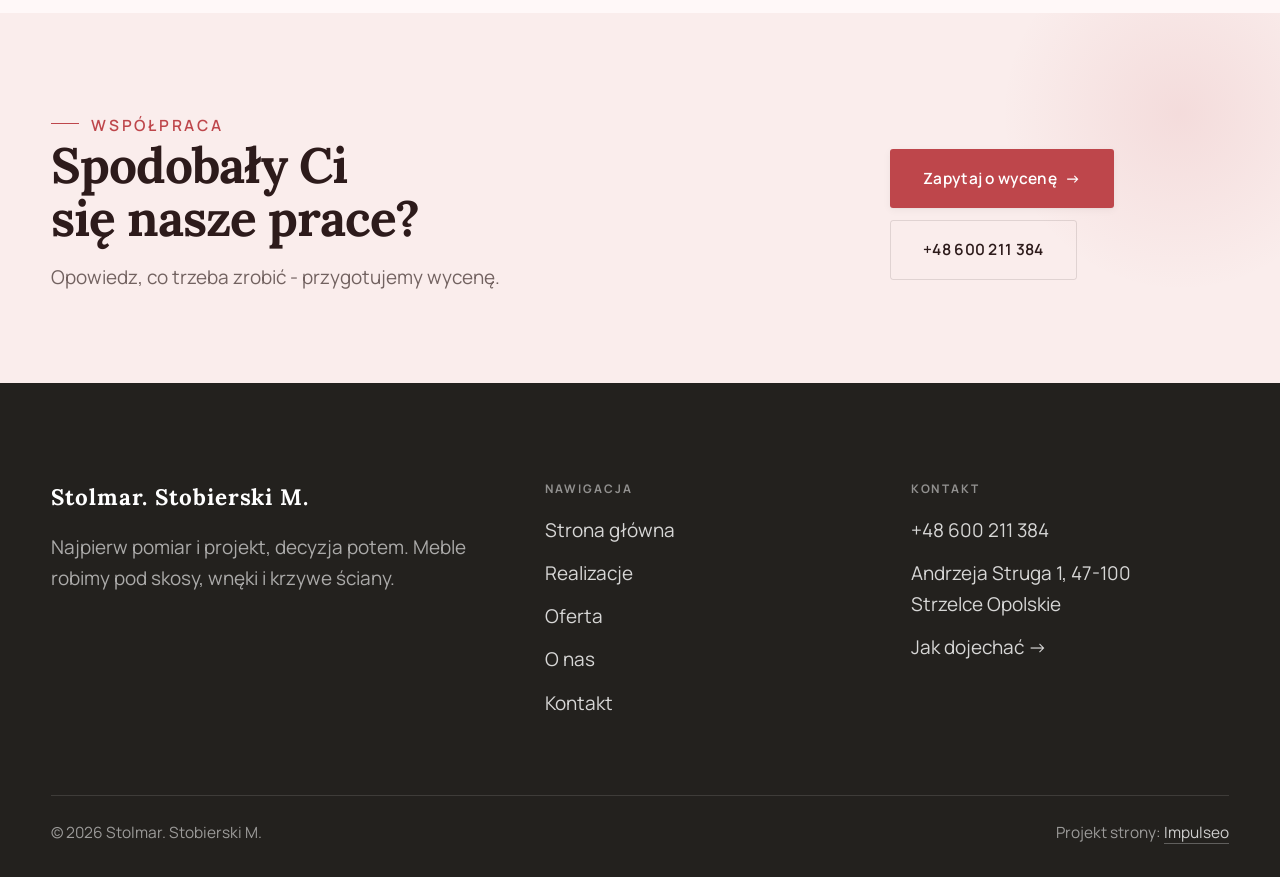
<file: realizacje.html>
<!DOCTYPE html>
<html lang="pl">
<head>
<meta charset="UTF-8">
<meta name="viewport" content="width=device-width, initial-scale=1.0">
<title>Realizacje - Stolmar. Stobierski M.</title>
<meta name="description" content="Realizacje Stolmar. Stobierski M.: Kuchnia na wymiar, Szafa wnękowa, Garderoba, Zabudowa pod skosem, Blat z litego drewna">
<link rel="canonical" href="https://impulseo-pl.github.io/stolmar-stobierski-m/realizacje.html">
<meta name="robots" content="noindex, nofollow">
<meta property="og:type" content="website">
<meta property="og:locale" content="pl_PL">
<meta property="og:site_name" content="Stolmar. Stobierski M.">
<meta property="og:title" content="Realizacje - Stolmar. Stobierski M.">
<meta property="og:description" content="Realizacje Stolmar. Stobierski M.: Kuchnia na wymiar, Szafa wnękowa, Garderoba, Zabudowa pod skosem, Blat z litego drewna">
<meta property="og:url" content="https://impulseo-pl.github.io/stolmar-stobierski-m/realizacje.html">
<meta property="og:image" content="https://impulseo-pl.github.io/stolmar-stobierski-m/img/og.jpg">
<meta property="og:image:width" content="1200">
<meta property="og:image:height" content="630">
<meta name="twitter:card" content="summary_large_image">
<link rel="preconnect" href="https://fonts.googleapis.com">
<link rel="preconnect" href="https://fonts.gstatic.com" crossorigin>
<link href="https://fonts.googleapis.com/css2?family=Lora:wght@500;600;700&family=Manrope:wght@400;500;600&display=swap" rel="stylesheet">
<link rel="stylesheet" href="assets/styles.css?v=9374ee2f">
</head>
<body>

<header class="nav">
  <div class="wrap nav-inner">
    <a class="brand brand-has-logo" href="index.html"><img class="brand-logo" src="img/logo.png" alt="Stolmar - meble na wymiar, Marcin Stobierski"><span class="brand-owner">Marcin Stobierski</span></a>
    <nav class="nav-links">
      <a href="index.html">Strona główna</a>
      <a href="realizacje.html" class="active" aria-current="page">Realizacje</a>
      <a href="oferta.html">Oferta</a>
      <a href="o-nas.html">O nas</a>
      <a href="kontakt.html">Kontakt</a>
      <a href="kontakt.html" class="btn btn-accent">Zapytaj o wycenę</a>
    </nav>
    <button class="nav-toggle" aria-label="Menu"><span></span><span></span><span></span></button>
  </div>
</header>

<main>
<section class="pagehead">
  <img src="img/g13.jpg" alt="Stolmar. Stobierski M. - Nasze prace" width="1600" height="1068" decoding="async">
  <div class="wrap">
    <span class="eyebrow">Realizacje</span>
    <h1>Nasze prace</h1>
    <p>Każda z tych kuchni i szaf stoi dziś u naszych klientów. Zdjęcia robimy po montażu, u klientów w domach.</p>
  </div>
</section>
<section>
  <div class="wrap">
    <div class="gal-filtry" role="group" aria-label="Pokaż wybrany rodzaj realizacji" hidden>
        <button type="button" class="gf" data-filtr="all" aria-pressed="true">Wszystkie <span class="n">· 58</span></button>
        <button type="button" class="gf" data-filtr="kuchnie" aria-pressed="false">Kuchnie <span class="n">· 40</span></button>
        <button type="button" class="gf" data-filtr="szafy" aria-pressed="false">Szafy i garderoby <span class="n">· 8</span></button>
        <button type="button" class="gf" data-filtr="przedpokoje" aria-pressed="false">Przedpokoje <span class="n">· 4</span></button>
        <button type="button" class="gf" data-filtr="biura" aria-pressed="false">Biura i gabinety <span class="n">· 2</span></button>
        <button type="button" class="gf" data-filtr="inne" aria-pressed="false">Pozostałe meble <span class="n">· 4</span></button>
    </div>
    <div class="gallery-masonry">
      <div class="m-tile reveal" data-kat="kuchnie"><img src="img/k01.jpg" alt="Kuchnia w linii z marmurowym panelem" width="1600" height="1200" decoding="async"><div class="cap">Kuchnia w linii z marmurowym panelem</div></div>
      <div class="m-tile reveal" data-kat="kuchnie"><img src="img/k02.jpg" alt="Kuchnia w wąskim wnętrzu" width="1200" height="1600" decoding="async"><div class="cap">Kuchnia w wąskim wnętrzu</div></div>
      <div class="m-tile reveal" data-kat="kuchnie"><img src="img/k03.jpg" alt="Zabudowa z piekarnikiem i mikrofalą" width="1600" height="1200" decoding="async"><div class="cap">Zabudowa z piekarnikiem i mikrofalą</div></div>
      <div class="m-tile reveal" data-kat="kuchnie"><img src="img/k04.jpg" alt="Kuchnia w bieli z drewnianym blatem" width="1600" height="1200" decoding="async"><div class="cap">Kuchnia w bieli z drewnianym blatem</div></div>
      <div class="m-tile reveal" data-kat="kuchnie"><img src="img/k05.jpg" alt="Kuchnia z półwyspem i lamelami" width="1600" height="1200" decoding="async"><div class="cap">Kuchnia z półwyspem i lamelami</div></div>
      <div class="m-tile reveal" data-kat="kuchnie"><img src="img/k06.jpg" alt="Kuchnia z podświetleniem pod szafkami" width="1200" height="1600" decoding="async"><div class="cap">Kuchnia z podświetleniem pod szafkami</div></div>
      <div class="m-tile reveal" data-kat="kuchnie"><img src="img/k07.jpg" alt="Kuchnia w bieli z drewnianym panelem" width="1600" height="1200" decoding="async"><div class="cap">Kuchnia w bieli z drewnianym panelem</div></div>
      <div class="m-tile reveal" data-kat="przedpokoje"><img src="img/k08.jpg" alt="Zabudowa przedpokoju z lustrami" width="1600" height="1200" decoding="async"><div class="cap">Zabudowa przedpokoju z lustrami</div></div>
      <div class="m-tile reveal" data-kat="kuchnie"><img src="img/k09.jpg" alt="Słupek z cargo obok lodówki" width="1200" height="1600" decoding="async"><div class="cap">Słupek z cargo obok lodówki</div></div>
      <div class="m-tile reveal" data-kat="kuchnie"><img src="img/k10.jpg" alt="Kuchnia z półwyspem i witrynami" width="1600" height="1200" decoding="async"><div class="cap">Kuchnia z półwyspem i witrynami</div></div>
      <div class="m-tile reveal" data-kat="szafy"><img src="img/k11.jpg" alt="Szafa na całą ścianę" width="1200" height="1600" decoding="async"><div class="cap">Szafa na całą ścianę</div></div>
      <div class="m-tile reveal" data-kat="kuchnie"><img src="img/k12.jpg" alt="Kuchnia z barem i lamelami" width="1600" height="1200" decoding="async"><div class="cap">Kuchnia z barem i lamelami</div></div>
      <div class="m-tile reveal" data-kat="kuchnie"><img src="img/k13.jpg" alt="Kuchnia w kolorze oliwki" width="1600" height="1200" decoding="async"><div class="cap">Kuchnia w kolorze oliwki</div></div>
      <div class="m-tile reveal" data-kat="kuchnie"><img src="img/k14.jpg" alt="Kuchnia z zabudową do sufitu" width="1600" height="1200" decoding="async"><div class="cap">Kuchnia z zabudową do sufitu</div></div>
      <div class="m-tile reveal" data-kat="kuchnie"><img src="img/k15.jpg" alt="Kuchnia z półwyspem i otwartymi półkami" width="1200" height="1600" decoding="async"><div class="cap">Kuchnia z półwyspem i otwartymi półkami</div></div>
      <div class="m-tile reveal" data-kat="przedpokoje"><img src="img/k16.jpg" alt="Zabudowa przedpokoju z siedziskiem" width="1200" height="1600" decoding="async"><div class="cap">Zabudowa przedpokoju z siedziskiem</div></div>
      <div class="m-tile reveal" data-kat="kuchnie"><img src="img/k17.jpg" alt="Kuchnia z wyspą i blatem z granitu" width="1200" height="1600" decoding="async"><div class="cap">Kuchnia z wyspą i blatem z granitu</div></div>
      <div class="m-tile reveal" data-kat="szafy"><img src="img/k18.jpg" alt="Szafa przesuwna z lustrami" width="1600" height="1200" decoding="async"><div class="cap">Szafa przesuwna z lustrami</div></div>
      <div class="m-tile reveal" data-kat="inne"><img src="img/k19.jpg" alt="Łóżko z podświetlanym zagłówkiem" width="1600" height="1200" decoding="async"><div class="cap">Łóżko z podświetlanym zagłówkiem</div></div>
      <div class="m-tile reveal" data-kat="szafy"><img src="img/k20.jpg" alt="Szafa z lustrami w sypialni" width="1600" height="1200" decoding="async"><div class="cap">Szafa z lustrami w sypialni</div></div>
      <div class="m-tile reveal" data-kat="kuchnie"><img src="img/k21.jpg" alt="Kuchnia z barkiem i blatem roboczym" width="1600" height="900" decoding="async"><div class="cap">Kuchnia z barkiem i blatem roboczym</div></div>
      <div class="m-tile reveal" data-kat="kuchnie"><img src="img/k22.jpg" alt="Kuchnia z barkiem w drewnie" width="900" height="1600" decoding="async"><div class="cap">Kuchnia z barkiem w drewnie</div></div>
      <div class="m-tile reveal" data-kat="kuchnie"><img src="img/k23.jpg" alt="Kuchnia z czarną mozaiką" width="1600" height="900" decoding="async"><div class="cap">Kuchnia z czarną mozaiką</div></div>
      <div class="m-tile reveal" data-kat="szafy"><img src="img/k24.jpg" alt="Garderoba narożna z grafiką na szkle" width="900" height="1600" decoding="async"><div class="cap">Garderoba narożna z grafiką na szkle</div></div>
      <div class="m-tile reveal" data-kat="kuchnie"><img src="img/k25.jpg" alt="Kuchnia na poddaszu z ceglaną ścianą" width="1600" height="900" decoding="async"><div class="cap">Kuchnia na poddaszu z ceglaną ścianą</div></div>
      <div class="m-tile reveal" data-kat="kuchnie"><img src="img/k26.jpg" alt="Kuchnia z blatem z granitu" loading="lazy" width="408" height="306" decoding="async"><div class="cap">Kuchnia z blatem z granitu</div></div>
      <div class="m-tile reveal" data-kat="szafy"><img src="img/k27.jpg" alt="Szafa przesuwna w ciemnym drewnie" loading="lazy" width="408" height="306" decoding="async"><div class="cap">Szafa przesuwna w ciemnym drewnie</div></div>
      <div class="m-tile reveal" data-kat="kuchnie"><img src="img/k28.jpg" alt="Kuchnia pod skosem poddasza" loading="lazy" width="408" height="306" decoding="async"><div class="cap">Kuchnia pod skosem poddasza</div></div>
      <div class="m-tile reveal" data-kat="szafy"><img src="img/k29.jpg" alt="Szafa przesuwna wenge ze szkłem" loading="lazy" width="1600" height="1200" decoding="async"><div class="cap">Szafa przesuwna wenge ze szkłem</div></div>
      <div class="m-tile reveal" data-kat="szafy"><img src="img/k30.jpg" alt="Zabudowa pod skosem" loading="lazy" width="408" height="306" decoding="async"><div class="cap">Zabudowa pod skosem</div></div>
      <div class="m-tile reveal" data-kat="kuchnie"><img src="img/k31.jpg" alt="Kuchnia z grafiką kawową na szkle" loading="lazy" width="1600" height="900" decoding="async"><div class="cap">Kuchnia z grafiką kawową na szkle</div></div>
      <div class="m-tile reveal" data-kat="kuchnie"><img src="img/k32.jpg" alt="Kuchnia w narożniku z dębowym blatem" loading="lazy" width="900" height="1600" decoding="async"><div class="cap">Kuchnia w narożniku z dębowym blatem</div></div>
      <div class="m-tile reveal" data-kat="kuchnie"><img src="img/k33.jpg" alt="Kuchnia z barkiem i betonową ścianą" loading="lazy" width="1600" height="900" decoding="async"><div class="cap">Kuchnia z barkiem i betonową ścianą</div></div>
      <div class="m-tile reveal" data-kat="kuchnie"><img src="img/k34.jpg" alt="Kuchnia otwarta na jadalnię" loading="lazy" width="1600" height="900" decoding="async"><div class="cap">Kuchnia otwarta na jadalnię</div></div>
      <div class="m-tile reveal" data-kat="kuchnie"><img src="img/k35.jpg" alt="Kuchnia w kaszmirze z orzechowym blatem" loading="lazy" width="1600" height="900" decoding="async"><div class="cap">Kuchnia w kaszmirze z orzechowym blatem</div></div>
      <div class="m-tile reveal" data-kat="kuchnie"><img src="img/k36.jpg" alt="Kuchnia w podkowę z witrynami" loading="lazy" width="1600" height="900" decoding="async"><div class="cap">Kuchnia w podkowę z witrynami</div></div>
      <div class="m-tile reveal" data-kat="kuchnie"><img src="img/k37.jpg" alt="Kuchnia ze zlewem farmerskim i cegłą" loading="lazy" width="1600" height="900" decoding="async"><div class="cap">Kuchnia ze zlewem farmerskim i cegłą</div></div>
      <div class="m-tile reveal" data-kat="przedpokoje"><img src="img/k38.jpg" alt="Szafa przesuwna z lustrem w przedpokoju" loading="lazy" width="1200" height="1600" decoding="async"><div class="cap">Szafa przesuwna z lustrem w przedpokoju</div></div>
      <div class="m-tile reveal" data-kat="kuchnie"><img src="img/k39.jpg" alt="Zabudowa do sufitu z czarnym AGD" loading="lazy" width="1600" height="1200" decoding="async"><div class="cap">Zabudowa do sufitu z czarnym AGD</div></div>
      <div class="m-tile reveal" data-kat="inne"><img src="img/k40.jpg" alt="Komoda w granatowym połysku" width="1600" height="1200" decoding="async"><div class="cap">Komoda w granatowym połysku</div></div>
      <div class="m-tile reveal" data-kat="przedpokoje"><img src="img/k41.jpg" alt="Garderoba z panelem lamelowym" width="1200" height="1600" decoding="async"><div class="cap">Garderoba z panelem lamelowym</div></div>
      <div class="m-tile reveal" data-kat="kuchnie"><img src="img/k42.jpg" alt="Kuchnia z czarną ścianą nad blatem" width="1200" height="1600" decoding="async"><div class="cap">Kuchnia z czarną ścianą nad blatem</div></div>
      <div class="m-tile reveal" data-kat="inne"><img src="img/k43.jpg" alt="Zabudowa łazienki z pralką pod blatem" width="1600" height="1200" decoding="async"><div class="cap">Zabudowa łazienki z pralką pod blatem</div></div>
      <div class="m-tile reveal" data-kat="kuchnie"><img src="img/k44.jpg" alt="Kuchnia z okienkiem podawczym" loading="lazy" width="1600" height="900" decoding="async"><div class="cap">Kuchnia z okienkiem podawczym</div></div>
      <div class="m-tile reveal" data-kat="kuchnie"><img src="img/k45.jpg" alt="Kuchnia z siedziskiem pod oknem" loading="lazy" width="900" height="1600" decoding="async"><div class="cap">Kuchnia z siedziskiem pod oknem</div></div>
      <div class="m-tile reveal" data-kat="kuchnie"><img src="img/k46.jpg" alt="Kuchnia w połysku z ciemnym blatem" loading="lazy" width="1600" height="900" decoding="async"><div class="cap">Kuchnia w połysku z ciemnym blatem</div></div>
      <div class="m-tile reveal" data-kat="kuchnie"><img src="img/k47.jpg" alt="Kuchnia z zabudową wokół okna" loading="lazy" width="1600" height="900" decoding="async"><div class="cap">Kuchnia z zabudową wokół okna</div></div>
      <div class="m-tile reveal" data-kat="kuchnie"><img src="img/k48.jpg" alt="Duża kuchnia bezuchwytowa z dwoma piekarnikami" loading="lazy" width="1600" height="1200" decoding="async"><div class="cap">Duża kuchnia bezuchwytowa z dwoma piekarnikami</div></div>
      <div class="m-tile reveal" data-kat="inne"><img src="img/k49.jpg" alt="Witryna z podświetlanymi półkami" loading="lazy" width="1200" height="1600" decoding="async"><div class="cap">Witryna z podświetlanymi półkami</div></div>
      <div class="m-tile reveal" data-kat="szafy"><img src="img/k50.jpg" alt="Szafy narożne w sypialni" loading="lazy" width="1200" height="1600" decoding="async"><div class="cap">Szafy narożne w sypialni</div></div>
      <div class="m-tile reveal" data-kat="kuchnie"><img src="img/k51.jpg" alt="Kuchnia z półwyspem i ciemnymi witrynami" loading="lazy" width="1600" height="1200" decoding="async"><div class="cap">Kuchnia z półwyspem i ciemnymi witrynami</div></div>
      <div class="m-tile reveal" data-kat="kuchnie"><img src="img/k52.jpg" alt="Kuchnia z blatem poprowadzonym pod oknem" loading="lazy" width="1600" height="1200" decoding="async"><div class="cap">Kuchnia z blatem poprowadzonym pod oknem</div></div>
      <div class="m-tile reveal" data-kat="kuchnie"><img src="img/k53.jpg" alt="Kuchnia z drewnianym słupkiem na piekarnik" loading="lazy" width="1200" height="1600" decoding="async"><div class="cap">Kuchnia z drewnianym słupkiem na piekarnik</div></div>
      <div class="m-tile reveal" data-kat="kuchnie"><img src="img/k54.jpg" alt="Kuchnia z drewnianymi frontami i lamelami" loading="lazy" width="1600" height="1200" decoding="async"><div class="cap">Kuchnia z drewnianymi frontami i lamelami</div></div>
      <div class="m-tile reveal" data-kat="kuchnie"><img src="img/k55.jpg" alt="Kuchnia z półwyspem i zabudową do sufitu" loading="lazy" width="1600" height="1200" decoding="async"><div class="cap">Kuchnia z półwyspem i zabudową do sufitu</div></div>
      <div class="m-tile reveal" data-kat="kuchnie"><img src="img/k56.jpg" alt="Kuchnia z zabudową na całą ścianę" loading="lazy" width="1600" height="1200" decoding="async"><div class="cap">Kuchnia z zabudową na całą ścianę</div></div>
      <div class="m-tile reveal" data-kat="biura"><img src="img/k57.jpg" alt="Gabinet z zabudową i złotymi uchwytami" loading="lazy" width="1600" height="1200" decoding="async"><div class="cap">Gabinet z zabudową i złotymi uchwytami</div></div>
      <div class="m-tile reveal" data-kat="biura"><img src="img/k58.jpg" alt="Biurko z zabudową pod oknem" loading="lazy" width="1600" height="1200" decoding="async"><div class="cap">Biurko z zabudową pod oknem</div></div>
    </div>
  </div>
</section>
<section class="cta">
  <div class="wrap">
    <div class="reveal">
      <span class="eyebrow">Współpraca</span>
      <h2>Spodobały Ci się nasze prace?</h2>
      <p>Opowiedz, co trzeba zrobić - przygotujemy wycenę.</p>
    </div>
    <div class="cta-actions reveal">
      <a href="kontakt.html" class="btn btn-light">Zapytaj o wycenę <span class="arr">→</span></a>
      <a href="tel:+48600211384" class="btn btn-ghost btn-ghost-cta">+48 600 211 384</a>
    </div>
  </div>
</section>
</main>

<footer>
  <div class="wrap">
    <div class="foot-grid">
      <div class="foot-brand">
        <div class="name">Stolmar. Stobierski M.</div>
        <p>Najpierw pomiar i projekt, decyzja potem. Meble robimy pod skosy, wnęki i krzywe ściany.</p>
      </div>
      <div class="foot-col">
        <h4>Nawigacja</h4>
        <a href="index.html">Strona główna</a>
        <a href="realizacje.html">Realizacje</a>
        <a href="oferta.html">Oferta</a>
        <a href="o-nas.html">O nas</a>
        <a href="kontakt.html">Kontakt</a>
      </div>
      <div class="foot-col">
        <h4>Kontakt</h4>
        <a href="tel:+48600211384">+48 600 211 384</a>
        <p>Andrzeja Struga 1, 47-100 Strzelce Opolskie</p>
        <a href="https://www.google.com/maps?cid=3267728676306124182" target="_blank" rel="noopener">Jak dojechać →</a>
      </div>
    </div>
    <div class="foot-bot">
      <span>© 2026 Stolmar. Stobierski M.</span>
      <span>Projekt strony: <a class="foot-credit" href="https://impulseo.pl" target="_blank" rel="noopener">Impulseo</a></span>
    </div>
  </div>
</footer>
<div class="sticky-reserve"><a class="sr-book" href="kontakt.html">Zapytaj o wycenę</a><a class="sr-call" href="tel:+48600211384" aria-label="Zadzwoń"><svg class="ico-tel" width="16" height="16" viewBox="0 0 24 24" fill="none" aria-hidden="true"><path d="M6.6 10.8a15.5 15.5 0 0 0 6.6 6.6l2.2-2.2a1 1 0 0 1 1-.24 11.4 11.4 0 0 0 3.6.58 1 1 0 0 1 1 1V20a1 1 0 0 1-1 1A17 17 0 0 1 3 4a1 1 0 0 1 1-1h3.5a1 1 0 0 1 1 1c0 1.25.2 2.46.58 3.6a1 1 0 0 1-.25 1l-2.23 2.2Z" fill="currentColor"/></svg></a></div>
<div class="demo-wazne" data-do="2026-08-20" data-cykl="3" hidden><svg class="dw-ico" width="13" height="13" viewBox="0 0 24 24" fill="none" aria-hidden="true"><circle cx="12" cy="12" r="8.6" stroke="currentColor" stroke-width="1.8"/><path d="M12 7.2V12l3.3 2" stroke="currentColor" stroke-width="1.8" stroke-linecap="round"/></svg><span class="dw-txt"></span></div>

<script src="assets/main.js?v=20260910"></script>
</body>
</html>
</file>
<file: assets/styles.css>
/* ============================================================
   STOLBASZ — premium, architektoniczny B2B fit-out
   Jasna paleta, zero brązu. System wg premium-web-craft.
   Projekt strony: Impulseo (impulseo.pl)
   ============================================================ */

:root{
  /* PALETA — jasna, architektoniczna, chłodna */
  --paper:#F3F1EC;          /* główne tło */
  --paper-2:#E6E3DB;        /* sekcje alternatywne (chłodny jasny szary) */
  --paper-3:#E6E3DB;        /* delikatne wypełnienia */
  --ink:#23211E;            /* tekst główny — chłodny grafit */
  --ink-soft:#43403A;       /* nagłówki drugorzędne */
  --muted:#87837A;          /* tekst poboczny */
  --line:rgba(35,33,30,.12);/* hairline */
  --accent:#8A6B3C;         /* stonowany petrol-slate — jedyny akcent */
  --accent-d:#6E5430;
  --accent-soft:rgba(138,107,60,.10);
  --dark:#23211E;           /* sekcje ciemne (stopka/CTA) */

  /* HOVER ZDJĘĆ — JEDEN standard dla całego silnika (decyzja K. 04.08.2026, artefakt z wariantami).
     AKTUALNE (K.+Szymon 09.08.2026, wybór z artefaktu 6 wariantów): zoom 1.05 przy 1.4s -
     przy tak długim czasie mocniejszy kadr NIE skacze, tylko „oddycha". Poprzedni standard
     (1.02 / .55s z 04.08) odbierany jako dynamiczny i szybki.
     Spoczynek lekko przygaszony, ale TYLKO tam, gdzie jest mysz (@media hover:hover) —
     na telefonie zdjęcia zostają w pełnej jasności. */
  --img-zoom:1.05;                   /* K.+Szymon 09.08: wariant F z artefaktu porównawczego */
  --img-rest:brightness(.95) saturate(.99);
  --img-hot:brightness(1.06) saturate(1.05);
  --img-dur:1.4s;                    /* K.+Szymon 09.08 (wariant F): powoli = elegancko */
  --img-ease:cubic-bezier(.16,.84,.44,1);  /* miękki ogon, efekt „oddychania" */

  /* ODSTĘPY — skala 4/8 */
  --space-1:4px; --space-2:8px; --space-3:12px; --space-4:16px; --space-5:24px;
  --space-6:32px; --space-7:48px; --space-8:64px; --space-9:96px; --space-10:128px;

  /* TYPOGRAFIA — fluid clamp() (skala podbita 16.07.2026: większe, czytelniejsze litery — uwaga Adama) */
  --text-sm:clamp(.9rem,.87rem + .12vw,1rem);
  --text-base:clamp(1.08rem,1.04rem + .18vw,1.2rem);
  --text-lg:clamp(1.24rem,1.15rem + .34vw,1.44rem);
  --text-h3:clamp(1.34rem,1.22rem + .55vw,1.66rem);
  --text-h2:clamp(2.1rem,1.66rem + 2.1vw,3.1rem);
  --text-h1:clamp(2.9rem,2.1rem + 4vw,5.1rem);

  /* PROMIENIE — architektoniczne, raczej ostre */
  --r-sm:3px; --r-md:6px; --r-lg:10px;

  /* RUCH */
  --ease:cubic-bezier(.25,.46,.45,.94); --dur:.24s;

  /* CIENIE — miękkie, warstwowe */
  --sh-sm:0 1px 2px rgba(16,24,32,.04), 0 2px 8px rgba(16,24,32,.05);
  --sh-md:0 2px 6px rgba(16,24,32,.05), 0 12px 28px -8px rgba(16,24,32,.12);
  --sh-lg:0 6px 14px rgba(16,24,32,.07), 0 26px 56px -18px rgba(16,24,32,.22);

  --hairline:1px solid var(--line);

  --font-display:'Lora',serif;
  --font-body:'Manrope',sans-serif;
}

*{box-sizing:border-box;margin:0;padding:0}
html{scroll-behavior:smooth}
body{
  font-family:var(--font-body);
  font-size:var(--text-base);
  line-height:1.65;
  color:var(--ink);
  background:var(--paper);
  -webkit-font-smoothing:antialiased;
  text-rendering:optimizeLegibility;
}
img{max-width:100%;height:auto;display:block}  /* height:auto = width/height z atrybutów trzyma proporcje (TOP#12) */
a{color:inherit;text-decoration:none}

.wrap{width:min(92%,1180px);margin-inline:auto}
section{padding-block:clamp(52px,6.5vw,96px)}

h1,h2,h3{font-family:var(--font-display);font-weight:700;line-height:1.08;letter-spacing:-.02em;color:var(--ink)}
h1{font-size:var(--text-h1);letter-spacing:-.035em}
h2{font-size:var(--text-h2);letter-spacing:-.025em}
h3{font-size:var(--text-h3)}
/* MIARA — długość wiersza. WCAG 2.2 SC 1.4.8: max 80 znaków; Butterick: 45–90.
   68ch daje realnie 72–78 znaków polskiego tekstu, czyli z zapasem pod granicą.
   Wcześniej limit miał TYLKO <p> — <li>, <blockquote> i <dd> nie miały żadnego,
   i to jedyny powód, dla którego 23 bloki na dwóch oddanych stronach jadą po
   83–106 znaków w wierszu (pomiar 07.08.2026, bramka `miara`).
   ⚠️ Listy i definicje ograniczamy TYLKO bez klasy: `ul`/`ol` z klasą to u nas
   układ (siatki kafli, menu), a nie tekst ciągły — tam miarę wyznacza układ. */
/* 60ch, nie 68ch (K. 10.08): po zmianie fontów na węższe kroje (DM Sans i spółka)
   w 68ch mieściło się ~90 znaków - bramka pikselowa słusznie zgłaszała przekroczenie
   granicy 80. Pomiar na żywej przeglądarce: 60ch = 90 znaków, 53ch = ~78 znaków, czyli normę WCAG 1.4.8. */
:root{ --miara:53ch }
p{max-width:min(100%,var(--miara))}
blockquote,
ul:not([class])>li, ol:not([class])>li,
dl:not([class])>dd{max-width:min(100%,var(--miara))}

/* ⚠️ Świadomie BEZ wyjątku `.tile p,.card p,.svc p{max-width:none}`, choć nasuwa się sam:
   te akapity BYŁY już ograniczone (stare `p{max-width:65ch}`), więc „wyjątek" nie odblokowałby
   niczego nowego — tylko ROZLUŹNIŁ stan sprzed zmiany na wszystkich demach naraz.
   `figcaption` żadna z reguł wyżej nie dotyczy, więc też nie potrzebuje zwolnienia. */

/* ŁAMANIE. `balance` wyrównuje długości wierszy w nagłówku, `pretty` pilnuje ostatniego
   wiersza akapitu, żeby nie został w nim jeden wyraz. Obsługiwane od Chrome 117 /
   Safari 17.5; starsze przeglądarki po prostu ignorują tę własność.
   `text-wrap:pretty` nie występowało dotąd ANI RAZ w silniku ani w repo klientów. */
h1,h2,h3,.lead,.lede{text-wrap:balance}
p,li,blockquote,dd{text-wrap:pretty}

.eyebrow{
  font-family:var(--font-body);
  font-size:var(--text-sm);
  font-weight:600;
  letter-spacing:.18em;
  text-transform:uppercase;
  color:var(--accent);
  display:inline-flex;align-items:center;gap:var(--space-3);
}
/* flex:none + margin-top = kreska trzyma się PIERWSZEJ linii. Wcześniej align-items:center
   centrowało ją względem całego bloku i przy zawinięciu (długi kicker typu
   „…WNĘTRZ · LESZNO · OD 2019") druga linia lądowała z brzydkim wcięciem. */
.eyebrow{align-items:flex-start}
.eyebrow>*,.eyebrow{text-wrap:balance}   /* dlugi kicker lamal sie na sierote typu samo „2019" w drugiej linii */
.eyebrow::before{content:"";width:28px;height:1px;background:var(--accent);display:inline-block;flex:none;margin-top:.62em}

.muted{color:var(--muted)}
.lead{font-size:var(--text-lg);line-height:1.55;color:var(--ink-soft);max-width:50ch}

/* ---------- BUTTONS ---------- */
.btn{
  display:inline-flex;align-items:center;gap:var(--space-2);
  font-weight:600;font-size:var(--text-sm);letter-spacing:.02em;
  padding:var(--space-4) var(--space-6);
  border-radius:var(--r-sm);
  transition:transform var(--dur) var(--ease),box-shadow var(--dur) var(--ease),background var(--dur) var(--ease);
  cursor:pointer;border:1px solid transparent;
}
.btn-accent{background:var(--accent);color:#fff;box-shadow:var(--sh-sm)}
.btn-accent:hover{background:var(--accent-d);transform:translateY(-2px);box-shadow:var(--sh-md)}
.btn-accent:active{transform:translateY(0);box-shadow:var(--sh-sm)}
.btn-ghost{background:transparent;color:var(--ink);border-color:var(--line)}
.btn-ghost:hover{border-color:var(--accent);color:var(--accent);transform:translateY(-2px)}
.btn-light{background:#fff;color:var(--ink);box-shadow:var(--sh-sm)}
.btn-light:hover{transform:translateY(-2px);box-shadow:var(--sh-md)}
.btn .arr{transition:transform var(--dur) var(--ease)}
.btn:hover .arr{transform:translateX(4px)}

/* ---------- NAV ---------- */
.nav{
  position:sticky;top:0;z-index:50;
  background:color-mix(in srgb,var(--paper) 88%,transparent);
  backdrop-filter:saturate(140%) blur(10px);
  border-bottom:var(--hairline);
}
.nav-inner{display:flex;align-items:center;justify-content:space-between;gap:var(--space-5);height:72px}
/* ANTY-NACHODZENIE (K. 05.08.2026): długa nazwa firmy + przycisk z pełnym numerem nie mieściły się w pasku
   i flex ściskał linki PONIŻEJ ich treści - "Kontakt" wchodził na ramkę "Zadzwoń +48 ...". Teraz ustępuje
   nazwa marki (skrót wielokropkiem), a menu i przycisk nigdy się nie kurczą ani nie zachodzą na siebie. */
.brand{display:flex;flex-direction:column;line-height:1;min-width:0;flex:0 1 auto}
.brand .name{font-family:var(--font-display);font-weight:800;font-size:1.35rem;letter-spacing:.04em;white-space:nowrap;overflow:hidden;text-overflow:ellipsis}
.brand .sub{font-size:.62rem;letter-spacing:.34em;text-transform:uppercase;color:var(--muted);margin-top:5px;white-space:nowrap;overflow:hidden;text-overflow:ellipsis}
.nav-links{display:flex;align-items:center;gap:var(--space-6);flex:0 0 auto}
.nav-links a{font-size:var(--text-sm);font-weight:500;color:var(--ink-soft);position:relative;padding-block:4px;white-space:nowrap;transition:color var(--dur) var(--ease)}
.nav-links a::after{content:"";position:absolute;left:0;bottom:0;width:0;height:1.5px;background:var(--accent);transition:width var(--dur) var(--ease)}
.nav-links a:hover,.nav-links a.active{color:var(--ink)}
.nav-links a:hover::after,.nav-links a.active::after{width:100%}
.nav-links .btn{padding:var(--space-2) var(--space-5)}
/* przyciski w nav: właściwy kolor (przebij .nav-links a) + bez podkreślenia */
.nav-links a.btn-accent{color:#fff}
.nav-links a.btn-ghost,.nav-links a.btn-light{color:var(--ink)}
/* CTA w pasku: NIE podkreślenie spod linków menu, ale ten sam przelatujący błysk,
   co na wszystkich innych przyciskach (zgłoszenie K. 13.08.2026 - „na hero jest efekt
   światła przechodzącego przez przycisk, na navbarze go nie ma, a mają być identyczne").
   Reguła `.nav-links a::after` jest silniejsza od `.btn::after`, więc trzeba jej
   geometrię wyzerować i wpisać połysk z nazwy - samo `display:none` gasiło efekt. */
.nav-links a.btn::after{
  display:block;content:"";position:absolute;inset:0;z-index:-1;pointer-events:none;
  width:auto;height:auto;border-radius:inherit;   /* kasuje geometrię podkreślenia (width:0;height:1.5px) */
  background:linear-gradient(100deg,transparent 32%,rgba(255,255,255,.20) 50%,transparent 68%);
  translate:-120% 0}
@media (prefers-reduced-motion:no-preference){
  .nav-links a.btn:hover::after{translate:120% 0;transition:translate .75s var(--mt-ease,cubic-bezier(.16,.84,.44,1))}
}
.nav-toggle{display:none;background:none;border:none;cursor:pointer;flex-direction:column;gap:5px;padding:8px}
.nav-toggle span{width:24px;height:2px;background:var(--ink);transition:var(--dur)}
/* Ciasny zakres MIĘDZY menu mobilnym a pełnym pulpitem: zbijamy odstępy i nazwę marki,
   żeby wszystko zmieściło się naturalnie, zanim w ogóle dojdzie do skracania wielokropkiem. */
@media(max-width:1280px) and (min-width:921px){
  .nav-links{gap:var(--space-4)}
  .nav-links .btn{padding:var(--space-2) var(--space-4)}
  .brand .name{font-size:1.15rem}
}

/* ---------- HERO (split) ---------- */
.hero{position:relative;overflow:hidden;border-bottom:var(--hairline)}
.hero-grid{display:grid;grid-template-columns:1.05fr .95fr;gap:clamp(24px,4vw,60px);align-items:center;
  padding-block:clamp(36px,4.5vw,64px)}
.hero-copy .eyebrow{margin-bottom:var(--space-5)}
.hero-copy h1{margin-bottom:var(--space-5)}
.hero-copy .lead{margin-bottom:var(--space-7)}
.hero-actions{display:flex;flex-wrap:wrap;gap:var(--space-4)}
.hero-art{position:relative;aspect-ratio:4/3;border-radius:var(--r-lg);overflow:hidden;box-shadow:var(--sh-lg)}
.hero-art img{width:100%;height:100%;object-fit:cover}
.hero-art::after{content:"";position:absolute;inset:0;background:linear-gradient(180deg,transparent 55%,rgba(18,24,28,.28))}
.hero-badge{position:absolute;left:var(--space-5);bottom:var(--space-5);z-index:2;
  background:rgba(252,252,251,.94);backdrop-filter:blur(4px);
  border-radius:var(--r-md);padding:var(--space-4) var(--space-5);box-shadow:var(--sh-md);max-width:78%}
.hero-badge strong{display:block;font-family:var(--font-display);font-size:1rem;letter-spacing:-.01em}
.hero-badge span{font-size:var(--text-sm);color:var(--muted)}

/* ---------- HERO duży / kinowy (strona główna) ---------- */
.hero-cine{position:relative;min-height:clamp(560px,82vh,840px);min-height:clamp(560px,82svh,840px);display:flex;align-items:center;overflow:hidden;border-bottom:var(--hairline)}
.hero-cine>img{position:absolute;inset:0;width:100%;height:100%;object-fit:cover;z-index:0}
.hero-cine::after{content:"";position:absolute;inset:0;z-index:1;
  background:linear-gradient(95deg,rgba(13,18,23,.86) 0%,rgba(13,18,23,.64) 32%,rgba(13,18,23,.24) 62%,rgba(13,18,23,.04) 100%)}
.hero-cine .wrap{position:relative;z-index:2;padding-block:var(--space-8)}
.hero-cine .hero-copy{max-width:660px}
.hero-cine .eyebrow{color:#fff;margin-bottom:var(--space-5)}
.hero-cine .eyebrow::before{background:#fff}
.hero-cine h1{color:#fff;margin-bottom:var(--space-5);font-size:clamp(2.9rem,2rem + 4.4vw,5.2rem);text-wrap:balance}
.hero-cine .lead{color:rgba(255,255,255,.92);max-width:48ch;margin-bottom:var(--space-7)}
.hero-cine .hero-actions{display:flex;flex-wrap:wrap;gap:var(--space-4)}
/* NISKIE OKNO (laptop z dokiem i paskami przeglądarki ma ~700-780 px wysokości widoku):
   H1 do 5.2rem + długi lead nie mieściły się i przyciski wypadały POD krawędź ekranu -
   klient widział stronę bez ani jednego CTA. Skalujemy w dół, zamiast przycinać treść. */
@media(min-width:821px) and (max-height:820px){
  .hero-cine{min-height:clamp(520px,94svh,780px)}
  .hero-cine .wrap{padding-block:var(--space-6)}
  .hero-cine h1{font-size:clamp(2.2rem,1.5rem + 2.6vw,3.6rem);margin-bottom:var(--space-4)}
  .hero-cine .eyebrow{margin-bottom:var(--space-4)}
  .hero-cine .lead{margin-bottom:var(--space-5);max-width:44ch}
}
@media(max-width:680px){
  .hero-cine{min-height:clamp(520px,76vh,640px);min-height:clamp(520px,76svh,640px);align-items:flex-end}
  .hero-cine::after{background:linear-gradient(0deg,rgba(13,18,23,.9) 6%,rgba(13,18,23,.45) 55%,rgba(13,18,23,.25) 100%)}
  .hero-cine .wrap{padding-bottom:var(--space-9)}
  /* TELEFON (~90% oglądających): lead potrafił zająć 8 linii i zepchnąć CTA poza pierwszy ekran.
     Zwężamy interlinię i skalę - treści nie ucinamy, bo to ona sprzedaje. */
  .hero-cine .lead{font-size:.98rem;line-height:1.5;margin-bottom:var(--space-5)}
  .hero-cine .eyebrow{font-size:.72rem;letter-spacing:.13em;margin-bottom:var(--space-4)}
  .hero-cine .eyebrow::before{width:20px}
  .hero-cine h1{margin-bottom:var(--space-4)}
}

/* full-bleed hero variant (podstrony) */
.pagehead{position:relative;min-height:46vh;min-height:46svh;display:flex;align-items:flex-end;overflow:hidden;border-bottom:var(--hairline)}
.pagehead img{position:absolute;inset:0;width:100%;height:100%;object-fit:cover}
/* 10.08.2026 (decyzja K.): mocniejsze przyciemnienie + cień pod tekstem. Bramka mierzyła na
   nagłówkach podstron 3,38-3,43:1 przy wymaganych 4,5 — jasne zdjęcie (hala, śnieg, niebo)
   podchodziło pod biały tekst. Zdjęcia klientów są różne, więc kontrast musi dawać WARSTWA,
   a nie szczęśliwy dobór kadru. */
.pagehead::after{content:"";position:absolute;inset:0;background:linear-gradient(180deg,rgba(18,24,28,.40),rgba(18,24,28,.76))}
.pagehead .wrap{position:relative;z-index:2;padding-block:var(--space-9);color:#fff}
.pagehead h1{color:#fff;max-width:18ch;text-shadow:0 2px 16px rgba(0,0,0,.55)}
.pagehead .eyebrow{color:#fff}
.pagehead .eyebrow::before{background:#fff}
.pagehead p{color:rgba(255,255,255,.92);margin-top:var(--space-4);max-width:54ch;text-shadow:0 1px 12px rgba(0,0,0,.5)}

/* ---------- STRIP (pasek skrótów / liczby) ---------- */
.strip{background:var(--dark);color:#fff}
/* PASEK HASEŁ — standard 04.08.2026 (decyzja K.): 5 haseł w JEDNYM rzędzie, tekst WYŚRODKOWANY,
   węższe marginesy boczne niż reszta strony (pasek ma iść szerzej), równe wysokości kolumn. */
.strip .wrap{width:min(96%,1440px);display:grid;grid-template-columns:repeat(5,1fr);
  gap:var(--space-5);padding-block:var(--space-7);align-items:stretch}
.strip .item .k{font-family:var(--font-display);font-size:clamp(1.05rem,.82rem + .85vw,1.55rem);
  font-weight:800;letter-spacing:-.02em;color:#fff;line-height:1.18;text-wrap:balance}
.strip .item .v{font-size:var(--text-sm);color:rgba(255,255,255,.66);margin-top:var(--space-2);line-height:1.4}
.strip .item{border-left:2px solid var(--accent);padding-inline:var(--space-4);
  text-align:center;display:flex;flex-direction:column;justify-content:center}
/* liczba kolumn = liczba haseł, żeby ostatnie nie zostawało samo w drugim rzędzie.
   Klasę n-N nadaje multipage.py; domyślnie (bez klasy) pasek jest 5-kolumnowy. */
.strip.n-2 .wrap{grid-template-columns:repeat(2,1fr)}
.strip.n-3 .wrap{grid-template-columns:repeat(3,1fr)}
.strip.n-4 .wrap{grid-template-columns:repeat(4,1fr);gap:var(--space-6)}
.strip.n-4 .item .k{font-size:clamp(1.3rem,1rem + 1.1vw,2rem)}
.strip.n-6 .wrap{grid-template-columns:repeat(6,1fr);gap:var(--space-4)}
.strip.n-6 .item .k{font-size:clamp(.98rem,.8rem + .7vw,1.35rem)}
/* równe łamanie: zamiast "długa linia + jedno słowo" obie linie zbliżonej długości */
.strip .item .k{text-wrap:balance}

/* ---------- SECTION HEAD ---------- */
.head{max-width:48rem;margin-bottom:var(--space-8)}
.head.center{margin-inline:auto;text-align:center}
.head .eyebrow{margin-bottom:var(--space-4)}
.head h2{margin-bottom:var(--space-4)}
.head p{color:var(--muted);font-size:var(--text-lg);line-height:1.55}
.head.center p{margin-inline:auto}

/* ---------- INTRO SPLIT ---------- */
.split{display:grid;grid-template-columns:.92fr 1.08fr;gap:clamp(28px,5vw,80px);align-items:center}
.split.rev{grid-template-columns:1.08fr .92fr}
.split.rev .split-art{order:-1}
.split-art{position:relative;aspect-ratio:5/4;border-radius:var(--r-lg);overflow:hidden;box-shadow:var(--sh-lg)}
.split-art img{width:100%;height:100%;object-fit:cover}
.split-copy h2{margin-bottom:var(--space-5)}
.split-copy p+p{margin-top:var(--space-4)}
.split-copy .btn{margin-top:var(--space-6)}

/* ---------- SERVICES (zakres) ---------- */
.svc-grid{display:grid;grid-template-columns:repeat(auto-fit,minmax(280px,1fr));gap:var(--space-5)}
.svc{background:#fff;border:var(--hairline);border-radius:var(--r-md);padding:var(--space-7) var(--space-6);
  transition:transform var(--dur) var(--ease),box-shadow var(--dur) var(--ease),border-color var(--dur) var(--ease);
  position:relative;overflow:hidden}
.svc::before{content:"";position:absolute;left:0;top:0;width:3px;height:0;background:var(--accent);transition:height var(--dur) var(--ease)}
.svc:hover{transform:translateY(-4px);box-shadow:var(--sh-md);border-color:transparent}
.svc:hover::before{height:100%}
.svc .ic{font-family:var(--font-display);font-size:.8rem;font-weight:700;letter-spacing:.12em;color:var(--accent);margin-bottom:var(--space-4)}
.svc h3{margin-bottom:var(--space-3);font-size:1.22rem}
.svc p{color:var(--muted);font-size:var(--text-base);line-height:1.6}

/* big detailed service rows */
.svc-row{display:grid;grid-template-columns:.8fr 1.2fr;gap:clamp(20px,4vw,60px);align-items:center;padding-block:var(--space-8)}
.svc-row+.svc-row{border-top:var(--hairline)}
.svc-row.rev{grid-template-columns:1.2fr .8fr}
/* Naprzemienny układ wierszy oferty: co drugi wiersz ma zdjęcie po PRAWEJ.
   Było `order:-1` — martwy kod, bo zdjęcie i tak jest pierwszym dzieckiem w HTML,
   więc wszystkie wiersze wyglądały identycznie (zdjęcie zawsze z lewej), a `rev`
   zmieniało tylko szerokość kolumn. Znalezione 29.07.2026 przy różnicowaniu kierunków
   animacji (pomiar pozycji: art.mid 390/502 przy row.mid 756 — zawsze lewa strona). */
.svc-row.rev .svc-row-art{order:2}
.svc-row-art{aspect-ratio:4/3;border-radius:var(--r-md);overflow:hidden;box-shadow:var(--sh-md)}
.svc-row-art img{width:100%;height:100%;object-fit:cover}
.svc-row h3{font-size:1.5rem;margin-bottom:var(--space-4)}
.svc-row .num{font-family:var(--font-display);font-size:.85rem;font-weight:700;letter-spacing:.14em;color:var(--accent);display:block;margin-bottom:var(--space-3)}
.svc-row ul{list-style:none;margin-top:var(--space-4);display:flex;flex-direction:column;gap:var(--space-2)}
.svc-row li{position:relative;padding-left:var(--space-5);color:var(--muted);font-size:var(--text-base)}
.svc-row li::before{content:"";position:absolute;left:0;top:.62em;width:8px;height:1px;background:var(--accent)}

/* ---------- GALLERY (realizacje) ---------- */
.gallery{display:grid;grid-template-columns:repeat(12,1fr);gap:var(--space-4);grid-auto-rows:200px;grid-auto-flow:row dense}
/* kafel na zdjęcie PIONOWE (szafa, słupek, wąska kuchnia) — dwa rzędy zamiast paska */
.tile.t-tall2{grid-row:span 2}
/* GALERIA MASONRY — pionowe zdjęcia (portrety beauty/wellness) bez przycinania: kolumny, height auto */
.gallery-masonry{column-count:3;column-gap:var(--space-4)}
@media(max-width:900px){.gallery-masonry{column-count:2}}
@media(max-width:560px){.gallery-masonry{column-count:1}}
.gallery-masonry .m-tile{break-inside:avoid;margin:0 0 var(--space-4);padding:0;position:relative;overflow:hidden;border-radius:var(--r-md);border:1px solid var(--line)}
.gallery-masonry .m-tile img{width:100%;height:auto;display:block}
.gallery-masonry .m-tile .cap{position:absolute;left:0;right:0;bottom:0;padding:var(--space-4);color:#fff;background:linear-gradient(0deg,rgba(0,0,0,.55),transparent);font-size:var(--text-sm)}
.gallery-masonry .m-tile .cap small{display:block;font-weight:400;opacity:.78;letter-spacing:.04em;text-transform:uppercase;font-size:.66rem;margin-top:3px}

/* ---------- FILTRY GALERII (realizacje) ----------
   Pasek startuje z atrybutem `hidden` i odsłania go dopiero JS: bez skryptu guziki
   byłyby martwe, a galeria i tak pokazuje komplet. `[hidden]` musi mieć własną regułę,
   bo `display:flex` z klasy wygrałoby z domyślnym `display:none` przeglądarki. */
.gal-filtry{display:flex;flex-wrap:wrap;gap:var(--space-2);margin-bottom:var(--space-6)}
.gal-filtry[hidden]{display:none}
.gf{font-family:inherit;font-size:var(--text-sm);font-weight:600;line-height:1.2;color:var(--ink-soft);
  background:#fff;border:var(--hairline);border-radius:999px;padding:11px 20px;cursor:pointer;
  transition:color var(--dur) var(--ease),background var(--dur) var(--ease),border-color var(--dur) var(--ease)}
/* licznik trzyma TEN SAM kolor co etykieta - osobna, jaśniejsza szarość spadała
   poniżej 4,5:1 na aktywnym guziku (bramka wyglądu liczy kontrast z pikseli). */
.gf .n{font-weight:500;font-variant-numeric:tabular-nums;opacity:1}
@media(hover:hover){.gf:hover{border-color:var(--accent);color:var(--accent-d)}}
.gf[aria-pressed="true"]{background:var(--accent);border-color:var(--accent);color:#fff}
.gf:focus-visible{outline:2px solid var(--accent);outline-offset:2px}
/* ukrycie kafla przy filtrowaniu: display:none, bo column-count przelicza kolumny
   dopiero gdy element WYPADNIE z układu - przy visibility/height zostają dziury. */
.gallery-masonry .m-tile.off{display:none}
.gallery-masonry .m-tile{cursor:zoom-in}
.gallery-masonry .m-tile:focus-visible{outline:2px solid var(--accent);outline-offset:3px}
.gal-pusto{color:var(--ink-soft);font-size:var(--text-base)}

/* ---------- POWIĘKSZENIE ZDJĘCIA (lightbox) ----------
   Pisany od zera, zero bibliotek z zewnątrz. Otwiera się z galerii, chodzi
   strzałkami/Esc/gestem, a nawigacja trzyma się AKTUALNIE przefiltrowanego zbioru. */
html.lb-lock,body.lb-lock{overflow:hidden}
.lb{position:fixed;inset:0;z-index:120;display:none;align-items:center;justify-content:center;
  padding:clamp(14px,3vw,40px);background:rgba(20,18,16,.95);
  opacity:0;transition:opacity .2s var(--ease)}
.lb.open{display:flex}
.lb.shown{opacity:1}
.lb-fig{margin:0;display:flex;flex-direction:column;align-items:center;gap:var(--space-4);max-width:100%}
.lb-img{max-width:100%;max-height:calc(100vh - 200px);width:auto;height:auto;
  border-radius:var(--r-md);box-shadow:0 30px 80px -24px rgba(0,0,0,.75)}
.lb-cap{color:#fff;text-align:center;font-size:var(--text-base);font-weight:600;max-width:60ch}
.lb-cap .lb-nr{display:block;margin-top:4px;font-weight:400;color:rgba(255,255,255,.78);font-size:var(--text-sm)}
.lb-btn{position:absolute;display:grid;place-items:center;width:54px;height:54px;padding:0;
  border:1px solid rgba(255,255,255,.3);border-radius:50%;background:rgba(255,255,255,.12);
  color:#fff;cursor:pointer;transition:background var(--dur) var(--ease),border-color var(--dur) var(--ease)}
@media(hover:hover){.lb-btn:hover{background:rgba(255,255,255,.24);border-color:rgba(255,255,255,.55)}}
.lb-btn:focus-visible{outline:2px solid #fff;outline-offset:3px}
.lb-btn svg{width:24px;height:24px}
.lb-close{top:clamp(12px,2vw,22px);right:clamp(12px,2vw,22px)}
.lb-prev{left:clamp(12px,2.4vw,28px);top:50%;transform:translateY(-50%)}
.lb-next{right:clamp(12px,2.4vw,28px);top:50%;transform:translateY(-50%)}
/* telefon: strzałki schodzą na dół, pod kciuk, i rosną - w rogu ekranu nikt ich nie trafia */
@media(max-width:760px){
  /* `env(safe-area-inset-bottom)` odsuwa strzalki od paska gestow iPhone'a */
  .lb-prev,.lb-next{top:auto;bottom:max(18px,env(safe-area-inset-bottom));transform:none;width:60px;height:60px}
  .lb-prev{left:calc(50% - 78px)}
  .lb-next{right:calc(50% - 78px)}
  .lb-img{max-height:calc(100vh - 260px)}
  .lb-cap{font-size:var(--text-sm)}
}
@media(prefers-reduced-motion:reduce){.lb{transition:none}}
.tile{position:relative;overflow:hidden;border-radius:var(--r-md);box-shadow:var(--sh-sm);
  transition:transform var(--dur) var(--ease),box-shadow var(--dur) var(--ease)}
.tile img{width:100%;height:100%;object-fit:cover;
  transition:transform var(--img-dur) var(--img-ease),filter var(--img-dur) var(--img-ease)}
.tile:hover{box-shadow:var(--sh-md)}
.tile .cap{position:absolute;left:0;right:0;bottom:0;padding:var(--space-5) var(--space-4) var(--space-4);
  /* mocniejszy spad + cien pod tekstem: na JASNYCH zdjeciach klienta (biale fronty, sciany)
     slaby gradient dawal kontrast ~1.5:1 zamiast wymaganych 3.6:1 (bramka wygladu, 10.08.2026) */
  background:linear-gradient(transparent 10%,rgba(18,24,28,.55) 40%,rgba(18,24,28,.88) 68%,rgba(18,24,28,.99));color:#fff;
  text-shadow:0 1px 2px rgba(0,0,0,.85),0 2px 10px rgba(0,0,0,.55);
  font-size:var(--text-sm);font-weight:600;letter-spacing:.01em;
  opacity:0;transform:translateY(8px);transition:var(--dur) var(--ease)}
.tile:hover .cap{opacity:1;transform:translateY(0)}
.tile .cap small{display:block;font-weight:400;opacity:.78;letter-spacing:.04em;text-transform:uppercase;font-size:.66rem;margin-top:3px}
/* bento spans */
.t-wide{grid-column:span 6}
.t-tall{grid-column:span 6;grid-row:span 2}
.t-std{grid-column:span 6}
.t-third{grid-column:span 4}
.t-two3{grid-column:span 8}

/* ---------- TRUST / WIARYGODNOŚĆ ---------- */
.trust{background:var(--paper-2)}
.trust-grid{display:grid;grid-template-columns:repeat(auto-fit,minmax(240px,1fr));gap:var(--space-5);margin-top:var(--space-7)}
.trust-card{background:#fff;border-radius:var(--r-md);padding:var(--space-7) var(--space-6);box-shadow:var(--sh-sm);border-top:3px solid var(--accent)}
.trust-card .big{font-family:var(--font-display);font-size:clamp(1.8rem,1.3rem + 1.6vw,2.6rem);font-weight:800;letter-spacing:-.02em;color:var(--ink);line-height:1}
.trust-card h3{font-size:1.12rem;margin:var(--space-3) 0 var(--space-2)}
.trust-card p{color:var(--muted);font-size:var(--text-base);line-height:1.55}

/* ---------- CTA band ---------- */
.cta{background:var(--dark);color:#fff;position:relative;overflow:hidden}
/* telefon w CTA: na ciemnym tle biały (domyślnie), rodziny z JASNYM tłem CTA
   nadpisują to u siebie - wcześniej kolor siedział w stylu inline i wygrywał z rodziną. */
.cta .btn-ghost-cta{color:#fff;border-color:rgba(255,255,255,.3)}
.cta .wrap{display:grid;grid-template-columns:1.4fr .6fr;gap:var(--space-7);align-items:center;position:relative;z-index:2}
.cta h2{color:#fff;max-width:20ch}
.cta p{color:rgba(255,255,255,.74);margin-top:var(--space-4)}
.cta-actions{display:flex;flex-direction:column;gap:var(--space-3);align-items:flex-start}
.cta::before{content:"";position:absolute;right:-80px;top:-80px;width:360px;height:360px;border-radius:50%;
  background:radial-gradient(circle,var(--accent-soft),transparent 70%)}

/* ---------- CONTACT ---------- */
.contact-grid{display:grid;grid-template-columns:.85fr 1.15fr;gap:clamp(28px,4vw,56px);align-items:start}
.info-list{display:flex;flex-direction:column;gap:var(--space-2)}
.info-row{display:flex;gap:var(--space-4);align-items:flex-start;padding-block:var(--space-4);border-bottom:var(--hairline)}
.info-row .ic{flex:none;width:42px;height:42px;display:grid;place-items:center;border-radius:50%;
  background:var(--accent-soft);color:var(--accent);font-size:1.05rem}
.info-row .lbl{font-size:.72rem;letter-spacing:.14em;text-transform:uppercase;color:var(--muted)}
.info-row .val{font-weight:600;font-size:var(--text-base);margin-top:2px}
.info-row a.val:hover{color:var(--accent)}
.map{border:none;border-radius:var(--r-lg);box-shadow:var(--sh-md);width:100%;height:100%;min-height:380px;filter:grayscale(.2) contrast(1.02)}
.form{background:#fff;border:var(--hairline);border-radius:var(--r-lg);padding:clamp(24px,3vw,40px);box-shadow:var(--sh-sm)}
.form .fld{margin-bottom:var(--space-5)}
.form label{display:block;font-size:var(--text-sm);font-weight:600;margin-bottom:var(--space-2)}
.form input,.form textarea{width:100%;font-family:inherit;font-size:var(--text-base);color:var(--ink);
  padding:var(--space-4);border:var(--hairline);border-radius:var(--r-sm);background:var(--paper);transition:border-color var(--dur)}
.form input:focus,.form textarea:focus{outline:none;border-color:var(--accent);background:#fff}
.form textarea{resize:vertical;min-height:120px}
.form .note{font-size:var(--text-sm);color:var(--muted);margin-top:var(--space-3)}

/* ---------- FOOTER ---------- */
footer{background:var(--dark);color:#fff;padding-block:var(--space-9) var(--space-6)}
.foot-grid{display:grid;grid-template-columns:1.4fr 1fr 1fr;gap:var(--space-7);margin-bottom:var(--space-8)}
.foot-brand .name{font-family:var(--font-display);font-weight:800;font-size:1.4rem;letter-spacing:.04em}
.foot-brand p{color:rgba(255,255,255,.62);margin-top:var(--space-4);font-size:var(--text-base);max-width:38ch}
.foot-col h4{font-size:.74rem;letter-spacing:.16em;text-transform:uppercase;color:rgba(255,255,255,.5);margin-bottom:var(--space-4)}
.foot-col a,.foot-col p{display:block;color:rgba(255,255,255,.82);font-size:var(--text-base);margin-bottom:var(--space-3)}
.foot-col a:hover{color:#fff}
.foot-bot{border-top:1px solid rgba(255,255,255,.12);padding-top:var(--space-5);display:flex;justify-content:space-between;flex-wrap:wrap;gap:var(--space-3);
  font-size:var(--text-sm);color:rgba(255,255,255,.55)}
.foot-bot a:hover{color:#fff}
/* Podpis w stopce = klikalny link do impulseo.pl (31.07.2026). Ma być WIDOCZNIE klikalny,
   ale nie krzyczeć - stąd sam kolor jaśniejszy + delikatne podkreślenie na najeździe. */
.foot-bot a.foot-credit{color:rgba(255,255,255,.78);text-decoration:none;border-bottom:1px solid rgba(255,255,255,.28)}
.foot-bot a.foot-credit:hover{color:#fff;border-bottom-color:#fff}

/* ---------- REVEAL ---------- */
.reveal{opacity:0;transform:translateY(22px);transition:opacity .6s var(--ease),transform .6s var(--ease)}
.reveal.in{opacity:1;transform:none}

/* ---------- RESPONSIVE ---------- */
@media(max-width:920px){
  .hero-grid,.split,.split.rev,.svc-row,.svc-row.rev,.cta .wrap,.contact-grid,.foot-grid{grid-template-columns:1fr}
  .split.rev .split-art,.svc-row.rev .svc-row-art{order:0}
  .hero-art{aspect-ratio:16/10;max-height:420px}
  .strip .wrap,.strip.n-2 .wrap,.strip.n-3 .wrap,.strip.n-4 .wrap,.strip.n-6 .wrap{grid-template-columns:repeat(2,1fr);gap:var(--space-6)}
  .strip .item .k,.strip.n-6 .item .k{font-size:clamp(1.3rem,1.1rem + 1vw,2rem)}
  .gallery{grid-auto-rows:180px}
  .t-wide,.t-tall,.t-std,.t-third,.t-two3{grid-column:span 6}
  .t-tall{grid-row:span 1}
  .cta-actions{flex-direction:row;flex-wrap:wrap}
  .foot-grid{gap:var(--space-6)}
}
@media(max-width:680px){
  .nav-links{position:fixed;inset:72px 0 auto 0;background:var(--paper);flex-direction:column;align-items:stretch;
    gap:0;padding:var(--space-4) 6%;border-bottom:var(--hairline);box-shadow:var(--sh-md);
    transform:translateY(-120%);transition:transform var(--dur) var(--ease)}
  .nav-links.open{transform:translateY(0)}
  .nav-links a{padding-block:var(--space-4);border-bottom:var(--hairline)}
  .nav-links .btn{margin-top:var(--space-3);justify-content:center}
  .nav-toggle{display:flex}
  .strip .wrap,.strip.n-2 .wrap,.strip.n-3 .wrap,.strip.n-4 .wrap,.strip.n-6 .wrap{grid-template-columns:1fr}
  .gallery{grid-template-columns:repeat(6,1fr)}
  .foot-grid{grid-template-columns:1fr}
}
@media(prefers-reduced-motion:reduce){
  /* audyt 09.08 TOP#14: samo skrócenie duration przy animacji INFINITE = stroboskop
     (pętla .01ms miga ekranem); iteration-count:1 gasi pętlę naprawdę. Pseudoelementy
     też - tła hero (gastro/studio) animują ::before/img, blanket na * ich nie łapał. */
  *,*::before,*::after{animation-duration:.01ms!important;animation-iteration-count:1!important;animation-delay:0s!important;transition:none!important}
  .reveal{opacity:1!important;transform:none!important}
  html{scroll-behavior:auto}
}

/* ============================================================
   PREMIUM LAYER — destylat deep-researchu branż (anty-AI, spokój).
   Zmienne STOLBASZ (--accent/--ink/--paper/--line/--dark). Ruch ledwo
   zauważalny, krzywa cubic-bezier(.16,.84,.44,1); prefers-reduced-motion
   pokryte blanketem wyżej. Karty hairline zamiast cieni = #1 sygnał „nie-AI".
   ============================================================ */

/* więcej oddechu między sekcjami (liderzy: 110-130px) */
section{padding-block:clamp(64px,8vw,128px)}

/* 1) Aksamitny reveal — dłuższa, miękka krzywa zamiast „skoku" */
.reveal{transition:opacity .9s cubic-bezier(.16,.84,.44,1),transform .9s cubic-bezier(.16,.84,.44,1);will-change:opacity,transform}
/* stagger TYLKO w galerii (tam pozycja = porządek dzieci) */
.gallery .reveal:nth-child(2){transition-delay:.07s}
.gallery .reveal:nth-child(3){transition-delay:.14s}
.gallery .reveal:nth-child(4){transition-delay:.21s}
.gallery .reveal:nth-child(5){transition-delay:.28s}
.gallery .reveal:nth-child(6){transition-delay:.35s}

/* 2) Hero STATYCZNY na .hero-cine — Ken Burns CAŁKIEM WYŁĄCZONY 26.06 (3. zgłoszenie Szymona).
   GENEZA: animowanie scale na <img> hero z teksturami (cegły/framugi) re-samplinguje obraz
   klatka po klatce → na części ekranów drobne drganie/shimmer = „heroshot się trzęsie".
   translateY usunięto wcześniej, scale-only + will-change/GPU NIE wystarczyły do GWARANCJI gładkości.
   Krzysztof zażądał pewności („make sure, że błąd się nie pojawi") > efekt. Zero animacji = 0% drgania.
   Delikatny zoom zostaje TYLKO w pełnoekranowych hero gastro/studio (hg-bg/hs-bg — tło, inny
   mechanizm, chwalone, nigdy nie zgłaszane). NIE wracać do KB na .hero-cine bez realnego testu
   na sprzęcie klienta — to ryzyko regresji „trzęsienia”. */
/* BEZPIECZNY "wow" na hero = jednorazowy FADE-IN (opacity), nie zoom.
   opacity nie dotyka bitmapy → gładkie na KAŻDYM zdjęciu/ekranie/GPU, zero ryzyka migotania.
   Geometryczny ruch (scale/translate) na .hero-cine jest ZAKAZANY (bramka pilnuje). */
@keyframes heroFade{from{opacity:0}to{opacity:1}}
.hero-cine>img{transform:none;animation:heroFade 1.1s ease-out both}

/* 3) Akcentowy hairline pod nagłówkiem sekcji, który „rysuje się" przy wejściu */
.head h2{position:relative;padding-bottom:18px}
.head h2::after{content:"";position:absolute;left:0;bottom:0;height:1px;width:0;background:var(--accent);transition:width 1s cubic-bezier(.16,.84,.44,1) .15s}
.head.center h2::after{left:50%;transform:translateX(-50%)}
.head.reveal.in h2::after,.head.center.reveal.in h2::after{width:54px}

/* 4) Karty HAIRLINE zamiast cieni/zaokrągleń (najmocniejszy anty-AI detal) */
.svc{background:transparent;border:1px solid var(--line);border-radius:var(--r-sm);box-shadow:none}
.svc:hover{box-shadow:none;border-color:var(--accent);transform:translateY(-3px)}
.trust-card{background:transparent;box-shadow:none;border:1px solid var(--line);border-top:2px solid var(--accent);border-radius:var(--r-sm)}
.tile{box-shadow:none;border-radius:var(--r-sm)}
.tile:hover{box-shadow:none}

/* 5) Sticky-nav kondensuje się po przewinięciu (sygnał dopracowania) */
.nav{transition:box-shadow .4s ease,background .4s ease}
.nav.is-stuck{box-shadow:0 1px 0 var(--line),0 14px 30px -24px rgba(0,0,0,.45)}
.nav-inner{transition:height .35s var(--ease)}
.nav.is-stuck .nav-inner{height:60px}

/* 6) MANIFESTO — pełnoekranowy cytat-bohater (zastępuje generyczne „Dlaczego my") */
.manifesto{background:var(--paper-2);text-align:center}
.manifesto .wrap{max-width:60rem}
.manifesto p{font-family:var(--font-display);font-style:italic;font-size:clamp(1.6rem,1rem + 2.4vw,2.8rem);line-height:1.32;color:var(--ink-soft);margin-inline:auto;max-width:26ch;position:relative;padding-top:var(--space-8)}
.manifesto p::before{content:"";position:absolute;top:0;left:50%;transform:translateX(-50%);width:54px;height:1px;background:var(--accent)}
.manifesto p span{color:var(--accent);font-style:italic}

/* 7) GATEWAYS — 3 duże bramy-zdjęcia (zamiast paska menu usług) */
.gateways{display:grid;grid-template-columns:repeat(3,1fr);gap:var(--space-4)}
.gateway{position:relative;aspect-ratio:3/4;overflow:hidden;border-radius:var(--r-sm);display:block}
.gateway img{width:100%;height:100%;object-fit:cover;
  transition:transform var(--img-dur) var(--img-ease),filter var(--img-dur) var(--img-ease)}
.gateway::after{content:"";position:absolute;inset:0;background:linear-gradient(180deg,transparent 38%,rgba(18,24,28,.74))}
/* ===== HOVER ZDJĘĆ — jedno miejsce dla WSZYSTKICH kafli ze zdjęciem (K. 04.08.2026) ===== */
@media(hover:hover){
  .tile img,.gateway img,.m-tile img{filter:var(--img-rest)}
  .tile:hover img,
  .gateway:hover img,
  .m-tile:hover img{transform:scale(var(--img-zoom));filter:var(--img-hot)}
}
.m-tile img{transition:transform var(--img-dur) var(--img-ease),filter var(--img-dur) var(--img-ease)}
.gateway .g-ttl{position:absolute;left:0;right:0;bottom:0;z-index:2;padding:var(--space-6) var(--space-5);color:#fff;font-family:var(--font-display);font-size:1.45rem;letter-spacing:-.01em;line-height:1.15}
.gateway .g-ttl small{display:block;font-family:var(--font-body);font-size:var(--text-sm);font-weight:400;opacity:.82;letter-spacing:.03em;margin-top:5px}
@media(max-width:760px){.gateways{grid-template-columns:1fr}.gateway{aspect-ratio:16/10}}

/* 8) LOGO klienta w nagłówku (gdy podane --logo) */
/* 52px domyślnie (feedback Bartka 06.07.2026: 40px ginęło, uwaga padła 3x; ~56px sprawdzone na żywym demie anna-borowiec-makeup) */
.brand-logo{height:64px;width:auto;max-width:300px;object-fit:contain;display:block}
.nav.is-stuck .brand-logo{height:52px}
@media(max-width:680px){.brand-logo{height:46px;max-width:210px}}

/* nazwisko właściciela obok logo w pasku (prośba klienta 25.08.2026):
   logo niesie już nazwę i branżę, więc podpis daje się drobnym rozstrzelonym wersalikiem —
   nie konkuruje z logotypem, a mówi, kto za firmą stoi. Kreskę bierzemy z --line, bo pionowa
   belka jest już WEWNĄTRZ logo i druga taka sama czytałaby się jak powtórka. */
.brand-has-logo{flex-direction:column;align-items:flex-start;gap:5px}
/* pasek musi pomieścić logo + podpis pod nim — bez tego podpis ucinała dolna krawędź */
.nav-inner{height:86px}
.nav.is-stuck .nav-inner{height:70px}
.brand-has-logo .brand-logo{height:56px}
.nav.is-stuck .brand-has-logo .brand-logo{height:46px}
.brand-owner{font-size:.62rem;font-weight:700;letter-spacing:.2em;text-transform:uppercase;color:var(--ink-soft);
  white-space:nowrap;line-height:1.2}
.nav.is-stuck .brand-owner{font-size:.56rem}
@media(max-width:680px){
  .brand-owner{font-size:.54rem;letter-spacing:.16em}
  .brand-has-logo .brand-logo{height:44px}
  .nav-inner{height:74px}
  /* menu mobilne wysuwa się spod paska — musi startować dokładnie na jego wysokości */
  .nav-links{inset:74px 0 auto 0}
}


/* === RWD: nagłówki na wąskich ekranach (dodane 17.07.2026 razem z fixem clamp) ===
   Po przywróceniu działania clamp() dolna granica --text-h1 (2.9rem) rozpychała
   dokument przy długich polskich słowach na telefonach. Tu ją zjeżdżamy. */
@media (max-width:560px){
  :root{
    --text-h1:clamp(1.9rem, 1.15rem + 4.4vw, 2.7rem);
    --text-h2:clamp(1.5rem, 1rem + 3vw, 2.1rem);
  }
  .hero-cine h1{font-size:clamp(1.9rem, 1.15rem + 4.4vw, 2.7rem)}
  h1,h2{overflow-wrap:break-word}
}

/* GODZINY (godziny_grid z briefu) — dzień po lewej, godziny po prawej. Wcześniej BRAK stylu
   powodował sklejenie "Poniedziałek-Piątek8:00-20:00" (dodane 2026-07-21). Neutralne dla dem bez grafiku. */
.godz{display:flex;flex-direction:column;gap:2px;max-width:440px;margin-top:8px}
.godz-row{display:flex;justify-content:space-between;align-items:baseline;gap:24px;padding:10px 0;border-bottom:1px solid var(--line)}
.godz-row:last-child{border-bottom:0}
.godz-row b{font-weight:600;color:var(--ink)}
.godz-row span{color:var(--muted);white-space:nowrap}

/* === FAQ (lekcja 08.08.2026) ===
   Sekcja faq_klinika() trafia NIE tylko do rodziny „klinika" (multipage.py: także układ FACHOWCY),
   a style leżały wyłącznie w families/klinika.css — u hydraulika/dekarza FAQ renderowało się jako
   goła lista <details> z domyślnym trójkącikiem przeglądarki (wpadka: demo Instalatorstwo Gała).
   Dlatego baza. Rodzina może to nadpisać na wierzchu. */
.faq-list{max-width:48rem;margin:var(--space-8) auto 0;display:flex;flex-direction:column;gap:var(--space-3)}
.faq-item{border:1px solid var(--line);border-radius:var(--r-md);background:var(--paper);padding:var(--space-4) var(--space-5)}
.faq-item summary{font-family:var(--font-display);font-weight:600;color:var(--ink);cursor:pointer;list-style:none;display:flex;justify-content:space-between;gap:1rem}
.faq-item summary::-webkit-details-marker{display:none}
.faq-item summary::after{content:"+";color:var(--accent-d);font-weight:700;font-size:1.2rem;line-height:1}
.faq-item[open] summary::after{content:"-"}
.faq-item p{color:var(--ink-soft);font-size:var(--text-base);line-height:1.6;margin:var(--space-3) 0 0}

/* === LICZBA OPINII PRZY SEKCJI OPINII (08.08.2026, wzorzec irismeble.pl, decyzja K.) ===
   Trzy cytaty bez kontekstu czyta się jak „firma ma trzy opinie". Ta linijka mówi wprost,
   ile ich jest naprawdę - dane i tak przychodzą z reconu i szły dotąd wyłącznie do hero.
   Baza, nie rodzina: sekcja opinii renderuje się we WSZYSTKICH układach, a style opinii
   leżą per rodzina - bez tego u części rodzin linijka byłaby gołym tekstem (ta sama pułapka
   co z FAQ wyżej). Rodzina może nadpisać na wierzchu. */
.op-meta{
  text-align:center;margin:calc(var(--space-3) * -1) 0 var(--space-6);
  color:var(--muted);font-size:var(--text-base);letter-spacing:.01em;
}
.op-meta .ico-star{color:var(--accent-d);margin-right:2px}

/* --- licznik ważności DEMA (pomysł K. 09.08) - tylko wersje pokazowe --- */
.demo-wazne{position:fixed;top:calc(var(--nav-h, 64px) + 14px);right:14px;z-index:95;
  display:inline-flex;align-items:center;gap:.45em;
  background:rgba(21,25,28,.82);color:#fff;font-size:.72rem;font-weight:600;letter-spacing:.01em;
  padding:.42em .8em .42em .62em;border-radius:999px;backdrop-filter:saturate(140%) blur(8px);
  border:1px solid rgba(255,255,255,.14);box-shadow:0 10px 24px -14px rgba(0,0,0,.6);
  pointer-events:none;
  /* NIE pokazuje się przy wejściu (K. 09.08) - wjeżdża dopiero po zejściu z hero */
  opacity:0;transform:translateY(-10px);
  transition:opacity .7s var(--ease),transform .7s var(--ease)}
.demo-wazne.is-on{opacity:1;transform:none}
.demo-wazne .dw-ico{flex:none;opacity:.85}
.demo-wazne b{font-weight:700;font-variant-numeric:tabular-nums;color:#FFD9A3}
.demo-wazne .dw-zeg{font-variant-numeric:tabular-nums;font-feature-settings:"tnum";
  opacity:.72;margin-left:.15em;letter-spacing:.01em}
.demo-wazne.is-pilne{background:rgba(150,32,28,.9);border-color:rgba(255,255,255,.2)}
.demo-wazne .dw-pilne{color:#FFE0DE}
@media(max-width:820px){.demo-wazne{top:auto;bottom:70px;right:10px}}

/* --- pasek mini-opinii pod hero (audyt 09.08 TOP#27) - tylko przy realnych recenzjach --- */
.opinie-mini{padding-block:0;border-bottom:var(--hairline)}
.opinie-mini .om-row{display:grid;grid-template-columns:repeat(3,1fr);gap:var(--space-6);padding-block:var(--space-5)}
.opinie-mini .om-item blockquote{font-size:var(--text-sm);color:var(--ink-soft);line-height:1.5;margin:0}
.opinie-mini .om-autor{display:block;margin-top:var(--space-2);font-size:.78rem;font-weight:600;color:var(--muted);letter-spacing:.04em}
@media(max-width:820px){.opinie-mini .om-row{grid-template-columns:1fr;gap:var(--space-4)}
  .opinie-mini .om-item:nth-child(n+3){display:none}}

/* --- AKCENT-TEKST (audyt 09.08 TOP#11/12, decyzja K.) ---------------------------
   Kolor firmowy jest jasny, dopóki nie musi być literą. --accent zostaje żywy
   (kreski, przyciski, pasek haseł); litera akcentowa na JASNYM tle bierze
   --accent-text (dokleja palette_auto; domyślnie accent-d). Tylko color -
   border/background/pseudo zostają żywe. Ciemna sekcja CTA = wyjątek. */
:root{--accent-text:var(--accent-d)}
.eyebrow, .svc .ic, .svc-row .num, .info-row .ic, .info-row a.val:hover,
.manifesto p span, .faq-item summary::after, .op-meta .ico-star, .op-star,
.fu-cta, .obszar-list li:hover, .btn-ghost:hover, .nav.nav-solid .brand .sub,
.proces-os .pc-cur, .os-on .proces-os .proces-line > li.os-done .pno { color:var(--accent-text) }
.cta .eyebrow { color:var(--accent) }

/* --- dostępność (audyt 09.08 TOP#23, podzbiór bezpieczny) --- */
html{scroll-padding-top:84px}                       /* kotwice nie chowają się pod sticky-nav */
:focus-visible{outline:2px solid var(--accent-text);outline-offset:2px}  /* widoczny fokus tylko z klawiatury */
main{display:block}

/* --- kafelek „Zobacz opinie w Google" (K. 09.08) - znak marki zamiast gołego linku --- */
.op-meta{text-align:center;max-width:none;margin-inline:auto}
.op-google{display:inline-flex;align-items:center;gap:.6em;
  padding:.62em 1.15em;border:1px solid var(--line);border-radius:999px;
  background:var(--paper);color:var(--ink);font-size:var(--text-sm);font-weight:600;
  transition:border-color var(--dur) var(--ease),box-shadow var(--dur) var(--ease),transform var(--dur) var(--ease)}
.op-google .op-g-ico{flex:none}                        /* oficjalny 4-kolorowy znak Google */
.op-google .arr{transition:transform var(--dur) var(--ease)}
.op-google:hover{border-color:var(--accent);box-shadow:var(--sh-sm);transform:translateY(-1px)}
.op-google:hover .arr{transform:translateX(3px)}

/* ============================================================
   HOVER KART I KAFLI - JEDEN STANDARD DLA WSZYSTKICH RODZIN (K. 10.08:
   „każde demo ma wyglądać tak premium"). Wcześniej premium-hover miała tylko
   rodzina fachowców (.fu-row), reszta rodzin renderowała karty bez reakcji.
   Zasada ta sama: reakcja NATYCHMIAST (0s), gaśnięcie łagodne; ledwie widoczne
   tło, kreska akcentu z lewej, strzałka rusza. Zero cieni-poduszek.
   ⛔ Świadomie POMIJAMY kafle ze zdjęciem (.tile/.gateway/.m-tile) - tam działa
   już zoom 1.05/1.4s i dokładanie ramek by go zabiło.
   ============================================================ */
.card, .svc, .gateway-txt, .menu-cat, .prod-card, .pak-card, .faq-item, .obj-tile{
  position:relative;transition:background .22s ease-out,border-color .22s ease-out}
.card::before, .menu-cat::before, .prod-card::before, .pak-card::before{
  content:"";position:absolute;left:0;top:0;bottom:0;width:3px;background:var(--accent);
  transform:scaleY(0);transform-origin:top;transition:transform .09s ease-out;border-radius:2px}
@media(hover:hover){
  .card:hover, .svc:hover, .menu-cat:hover, .prod-card:hover, .pak-card:hover{
    background:color-mix(in srgb,var(--accent) 9%,transparent);
    border-color:color-mix(in srgb,var(--accent) 45%,var(--line));
    transition-duration:0s}
  .card:hover::before, .menu-cat:hover::before,
  .prod-card:hover::before, .pak-card:hover::before{transform:scaleY(1)}
  .card:hover .arr, .svc:hover .arr, .menu-cat:hover .arr{transform:translateX(.3rem)}
}
.card .arr, .svc .arr, .menu-cat .arr{display:inline-block;transition:transform .1s ease-out}

/* ============================================================
   PLAKIETKA OPINII GOOGLE (K. 13.08.2026, wzór od Marcelego)
   Jedna forma we WSZYSTKICH układach hero (hg/hk/hs/ha/hd/tb/kt) zamiast
   gołego tekstu „★ Ocena 4,4 w Google · 7 opinii". Cudza ocena to najmocniejszy
   dowód zaufania na stronie - ma wyglądać jak odznaka, nie jak podpis.
   Tło i obwódka liczone z KOLORU TEKSTU, więc ta sama plakietka działa na
   ciemnym zdjęciu (biały napis → jasna mgiełka) i na jasnej sekcji (ciemny
   napis → delikatny szary). Zero osobnych wariantów do utrzymania.
   ============================================================ */
.g-badge{
  display:inline-flex;align-items:center;gap:.62em;
  padding:.52em 1em;border-radius:999px;
  background:color-mix(in srgb,currentColor 8%,transparent);
  border:1px solid color-mix(in srgb,currentColor 20%,transparent);
  -webkit-backdrop-filter:blur(6px);backdrop-filter:blur(6px);
  font-size:.98rem;line-height:1;font-weight:500;letter-spacing:.01em;
  white-space:nowrap;vertical-align:middle;max-width:100%}
.g-badge .gb-ico,.g-badge .gb-stars{flex:none}
.g-badge .gb-ocena{font-weight:700;font-size:1.08em;letter-spacing:.01em}
.g-badge .gb-txt{opacity:.92}
@media(max-width:560px){
  .g-badge{gap:.45em;padding:.45em .8em;font-size:.86rem}
  .g-badge .gb-stars{width:62px;height:12.4px}
  .g-badge .gb-ico{width:16px;height:16px}
}

/* === rodzina: rzemioslo === */
/* ============================================================
   RODZINA: RZEMIOSŁO — stolarstwo, meble na wymiar, kamieniarstwo,
   granit, parapety, wnętrza premium (skórki: wood, stone, lux, modern).

   GENEZA (05.08.2026): ta rodzina była zmapowana w multipage.py (FAMILY),
   ale NIE MIAŁA pliku wyglądu — a silnik dokleja go tylko, jeśli istnieje.
   Skutek: meble, stolarka i kamieniarstwo dostawały NAJUBOŻSZY wariant
   strony w całym silniku (goły base), podczas gdy „fachowcy" mieli 181 linii
   wzbogacenia. Licznik próśb @claude (zmiany-raport.py) pokazał to jako
   największe skupisko skarg: „zrób w stylu Murago", „to jest strasznie
   monotonne i nudne", „przyłóż się", „proporcje się nie zgadzają, zbyt mały
   tekst", „układ naprzemienny", „mało przestrzeni zapełnionej".

   IDEA: rzemiosło sprzedaje się MATERIAŁEM i DETALEM, nie szybkością dojazdu.
   Stąd: duże kadry, powietrze wokół treści, editorial zamiast kart z ramkami,
   naprzemienny rytm sekcji. Zero nowych klas HTML — stylujemy to, co silnik
   już generuje (split / gateways / gallery / hero-cine), więc plik jest
   w 100% addytywny: nie dotyka innych rodzin i nie wymaga zmian w Pythonie.

   ⚠️ NIE RUSZAĆ: paska haseł (.strip .k/.v — reguła K. z 04.08: 5 obok siebie,
   wyśrodkowane) ani hoveru zdjęć (zoom 1.02 z base.css). Oba są ustalone.
   ============================================================ */

/* --- HERO: więcej powietrza, mocniejszy kontrast wielkości ---------------
   Agata/Mateusz wielokrotnie: „zbyt mały tekst", „mało przestrzeni".
   Rzemiosło znosi duży, spokojny nagłówek — to nie jest strona awaryjna. */
.hero-copy .lead{max-width:52ch;font-size:var(--text-lg);line-height:1.6}
.hero-copy h1{letter-spacing:-.025em;line-height:1.02}
.hero-copy .eyebrow{letter-spacing:.24em}
.hero-actions{margin-top:var(--space-7)}

/* --- SPLIT: rytm naprzemienny --------------------------------------------
   Mateusz wprost: „Zakres usług ma mieć układ naprzemienny". Co druga sekcja
   split odwraca kolumny — obraz raz z lewej, raz z prawej. Na wąskim ekranie
   kolejność wraca do naturalnej (opis pod zdjęciem). */
.split{gap:clamp(var(--space-6),5vw,var(--space-9));align-items:center}
.split:nth-of-type(even) .split-art{order:2}
.split:nth-of-type(even) .split-copy{order:1}
.split-copy h2{margin-bottom:var(--space-4)}
.split-copy p{max-width:56ch;line-height:1.7}
.split-art img{border-radius:var(--r-md)}
@media (max-width:860px){
  .split:nth-of-type(even) .split-art,
  .split:nth-of-type(even) .split-copy{order:initial}
}

/* --- GATEWAYS (kafle „Meble / Kuchnie / Szafy") --------------------------
   ⚠️ NIE STYLUJEMY. Sprawdzone wzrokowo 05.08.2026: .gateway to NIE karta
   tekstowa, tylko link-kafel ze zdjęciem (aspect-ratio 3/4, gradient, tytuł
   w bezwzględnym pozycjonowaniu na dole). Próba zrobienia z nich „editorial"
   (hairline + padding + przezroczyste tło) rozbiła komponent: kreski wisiały
   w pustce nad zdjęciami. Base.css robi to dobrze - zostawiamy.
   Jedyne, co dokładamy, to więcej powietrza między kaflami. */
.gateways{gap:var(--space-5)}

/* --- GALERIA: materiał na pierwszym planie -------------------------------
   Rzemiosło ocenia się z bliska, więc podnosimy rangę PODPISU (co to za
   materiał, co za detal) i dajemy kadrom trochę oddechu.
   ⚠️ CELOWO NIE ruszamy siatki galerii: silnik ma własny system proporcji
   (.tile z t-third / t-two3 + masonry dla zdjęć pionowych — patrz reguła
   „dopasuj proporcje"). Nadpisanie grid-template-columns rozjechałoby kadry. */
.gallery{gap:clamp(var(--space-4),2vw,var(--space-6))}
.gallery .cap{font-family:var(--font-display);font-size:var(--text-sm);letter-spacing:.02em}

/* --- SEKCJE: więcej światła ---------------------------------------------
   Wspólny mianownik skarg „mało przestrzeni" / „monotonne": sekcje siedziały
   zbyt ciasno, przez co wszystko zlewało się w jeden blok. */
section{padding-block:clamp(var(--space-8),7vw,var(--space-10))}
.head{max-width:64ch}
.head h2{letter-spacing:-.02em;line-height:1.08}
.head p{color:var(--muted);font-size:var(--text-lg);line-height:1.6;margin-top:var(--space-4)}
.head .eyebrow{margin-bottom:var(--space-4)}

/* --- CTA: bez krzyku ----------------------------------------------------- */
/* ⚠️ Tło CTA jest tu JASNE, a base.css ustawia .cta{color:#fff} - bez podmiany
   koloru tekst robi się biały na kremowym tle (kontrast 1.05, napis znika).
   Wykryte na demie Meble Seweryn 08.08.2026 - dotyczyło całej rodziny rzemioslo. */
.cta{background:var(--paper-2);color:var(--ink)}
.cta h2{letter-spacing:-.02em;color:var(--ink)}
.cta p{color:var(--muted)}
.cta .eyebrow{color:var(--accent)}
.cta .btn-light{background:var(--accent);color:#fff}
.cta .btn-ghost,.cta .btn-ghost-cta{color:var(--ink);border-color:var(--line)}
.cta-actions{margin-top:var(--space-6)}

/* ⚠️ Pasek haseł pod hero (.strip > .item > .k/.v) NIE jest tu stylowany
   świadomie - rządzi nim reguła z 04.08.2026 (5 haseł obok siebie,
   wyśrodkowane, równa wysokość) zapisana w base.css. Nie dublować. */

/* --- STICKY-RESERVE - dolny pasek mobile (audyt 09.08 TOP#2, decyzja K.: każda rodzina) --- */
.sticky-reserve{display:none}
@media(max-width:820px){
  .sticky-reserve{display:flex;position:fixed;left:0;right:0;bottom:0;z-index:90;
    background:var(--line);box-shadow:0 -6px 20px -10px rgba(0,0,0,.4);padding-bottom:env(safe-area-inset-bottom,0px);transition:transform .25s ease,opacity .25s ease}
  .sticky-reserve.schowany{transform:translateY(110%);opacity:0;pointer-events:none}
  .sticky-reserve a{padding:15px 8px;text-align:center;font-weight:600;font-size:.95rem;letter-spacing:.01em}
  .sr-book{flex:1;background:var(--accent);color:#fff}
  .sr-call{width:60px;background:var(--paper);color:var(--ink);font-size:1.15rem;border-left:1px solid var(--line);display:flex;align-items:center;justify-content:center}
  body{padding-bottom:calc(64px + env(safe-area-inset-bottom,0px))}
}

/* === OPINIE (gated): realne cytaty z reconu ===
   Dodane 10.08.2026 - te 4 rodziny NIE miały tego bloku, przez co sekcja opinii
   renderowala sie jako goly tekst z domyslnym wcieciem <blockquote> (zglosil K.). */
.opinie-grid{display:grid;grid-template-columns:repeat(auto-fit,minmax(16rem,1fr));gap:var(--space-6);margin-top:var(--space-8)}
.op-card{margin:0;background:var(--paper);border:1px solid var(--line);border-radius:var(--r-md);padding:var(--space-6);display:flex;flex-direction:column;gap:var(--space-3)}
.op-star{color:var(--accent-d);letter-spacing:.1em;font-size:.95rem}
.op-card blockquote{margin:0;color:var(--ink-soft);font-size:var(--text-base);line-height:1.6}
.op-autor{font-family:var(--font-display);font-weight:700;color:var(--ink);font-size:.95rem}

/* === WARSTWA PREMIUM (silnik, 08.08.2026) === */
/* ============================================================
   OŚ PROCESU „PREMIUM" + OKNO NA NIERUCHOME TŁO + ODZNAKI + POWRÓT NA GÓRĘ
   (08.08.2026 — wdrożenie decyzji K. z warsztatu ruchu II)

   ⚠️ TEN PLIK JEST DOKLEJANY **PO** PLIKU RODZINY.
   Powód: strukturę `.proces-line` stylują cztery rodziny (fachowcy, dom, klinika,
   studio) jako poziomy rząd kart. Nowy układ musi je nadpisać, a base.css ładuje
   się PRZED rodziną, więc tam by przegrał. Kolejność w multipage.py:
       base.css → rodzina → TEN PLIK → motion.css → hero-fit.css

   ZASADA BEZPIECZEŃSTWA (jak w całej warstwie ruchu):
   stany „ukryte" nadaje WYŁĄCZNIE JavaScript przez klasę na <html>. Bez skryptu
   albo przy jego błędzie strona wygląda jak przed tą zmianą — nigdy pusty ekran.
   ============================================================ */

/* ---------------- 1) OŚ PROCESU ---------------- */
.proces-os .proc-grid{
  display:grid;grid-template-columns:34% 1fr;gap:var(--space-8);align-items:start;
}
.proces-os .proc-side{position:sticky;top:calc(72px + var(--space-6))}
.proces-os .proc-side .head{text-align:left;margin:0}
.proces-os .proc-side .head h2{margin-bottom:var(--space-3)}
.proces-os .proc-side .head p{margin:0}

.proces-os .proc-count{display:flex;align-items:baseline;gap:var(--space-2);margin-top:var(--space-6)}
.proces-os .pc-cur{
  font-family:var(--font-display);font-size:2.6rem;line-height:1;color:var(--accent-d);
  font-variant-numeric:tabular-nums;
}
.proces-os .pc-all{font-size:var(--text-base);color:var(--muted);font-variant-numeric:tabular-nums}
.proces-os .proc-bar{
  height:2px;background:var(--line);border-radius:2px;overflow:hidden;
  max-width:14rem;margin-top:var(--space-3);
}
.proces-os .proc-bar > i{display:block;height:100%;width:0;background:var(--accent-d)}
.proces-os .proc-now{
  color:var(--muted);font-size:var(--text-sm);margin:var(--space-3) 0 0;min-height:2.4em;
}

/* ⚠️ TWARDY RESET OZDOBNIKÓW RODZINY (naprawa po teście 08.08.2026, demo hydraulika)
   Rodziny nie tylko układają kroki w rząd — DORYSOWUJĄ do nich własną grafikę:
   fachowcy.css ma poziomą kreskę (li::before), kropkę na osi (li::after), środkowanie
   tekstu i `.pno` jako wielki numer nad tytułem. Po nałożeniu pionowej osi zostawało
   z tego pobojowisko: numery w kółkach po lewej, a tytuły wyśrodkowane po prawej
   z wiszącymi kropkami i liniami.
   Nadpisujemy z `!important`, bo to jedyny sposób, żeby ta warstwa wygrała z CZTEREMA
   rodzinami naraz (fachowcy, dom, klinika, studio), a każda dorysowuje coś innego.
   Zasięg jest wąski — wyłącznie wnętrze `.proces-os`. */
.proces-os .proces-line > li::before,
.proces-os .proces-line > li::after{content:none !important;display:none !important}
.proces-os .proces-line > li{padding:0 !important;position:relative}
.proces-os .proces-line > li .pno,
.proces-os .proces-line > li h3,
.proces-os .proces-line > li p{text-align:left !important;margin-inline:0 !important;max-width:min(100%,var(--miara)) !important}
.proces-os .proces-line > li .pno{
  font-family:var(--font-body,inherit) !important;font-weight:500 !important;
  font-size:var(--text-sm) !important;letter-spacing:0 !important;margin-bottom:0 !important;
}

/* lista: z poziomego rzędu rodziny na pionową oś */
/* DROGA PRZEWIJANIA NA KROK (K. 09.08: „przy scrollu mega szybko przeskakuje").
   NIE spowalniamy animacji - podświetlenie musi trzymać się palca, inaczej strona
   sprawia wrażenie zacinającej się. Zamiast tego każdy krok dostaje własny kawałek
   ekranu do przewinięcia: 4 kroki x ~34vh = ~1,4 ekranu zamiast jednego machnięcia.
   Tylko duży ekran - na telefonie sticky-kolumna i tak jest wyłączona, a rozciąganie
   sekcji zamieniłoby ją w tunel. */
.proces-os .proces-line{
  display:flex;flex-direction:column;gap:var(--space-5);
  position:relative;margin:0;padding:0;list-style:none;counter-reset:none;
  grid-template-columns:none;
}
.proces-os .proces-line:before{
  content:"";position:absolute;left:1.19rem;top:1.2rem;bottom:1.2rem;width:1px;background:var(--line);
}
/* nakładka: ta sama linia, ale w kolorze akcentu, dociągnięta do aktywnego kroku.
   Wysokość ustawia skrypt (--os-fill) - oś POKAZUJE postęp zamiast tylko podświetlać kropkę. */
.proces-os .proces-line:after{
  content:"";position:absolute;left:1.19rem;top:1.2rem;width:1px;background:var(--accent);
  height:var(--os-fill, 0%);transition:height .7s cubic-bezier(.16,.84,.44,1);
  opacity:.85;pointer-events:none;
}
.proces-os .proces-line > li{
  display:grid;grid-template-columns:2.4rem 1fr;gap:var(--space-4);align-items:start;
  background:none;border:0;padding:0;margin:0;box-shadow:none;
}
.proces-os .proces-line > li .pno{
  grid-row:1 / span 3;width:2.4rem;height:2.4rem;border-radius:50%;
  display:flex;align-items:center;justify-content:center;
  background:var(--paper);border:1px solid var(--line);color:var(--muted);
  font-size:var(--text-sm);font-variant-numeric:tabular-nums;position:relative;z-index:1;
  top:auto;left:auto;right:auto;bottom:auto;transform:none;
}
.proces-os .proces-line > li h3,
.proces-os .proces-line > li p{grid-column:2;margin:0}
.proces-os .proces-line > li h3{margin-bottom:var(--space-2)}
.proces-os .proces-line > li p{color:var(--ink-soft);max-width:min(100%,var(--miara))}

/* karta kroku — tło i ramka na kolumnie treści, nie na całym <li> */
.proces-os .proces-line > li h3,
.proces-os .proces-line > li p{padding-left:0}
.proces-os .proces-line > li > h3{
  padding-top:.15rem;
}

/* ---- stany sterowane skryptem (klasa .os-on na <html>) ---- */
.os-on .proces-os .proces-line > li{
  opacity:.3;
  transition:opacity .8s cubic-bezier(.16,.84,.44,1);
}
/* krok przeczytany zostaje czytelny, ale ustępuje aktywnemu - hierarchia zamiast migotania */
.os-on .proces-os .proces-line > li.os-seen{opacity:.62}
.os-on .proces-os .proces-line > li.os-live{opacity:1}
.os-on .proces-os .proces-line > li h3,
.os-on .proces-os .proces-line > li p{
  transform:translateX(var(--os-dx, 1.4rem));
  transition:transform .65s cubic-bezier(.16,.84,.44,1);
}
.os-on .proces-os .proces-line > li.os-seen{opacity:1}
.os-on .proces-os .proces-line > li.os-seen h3,
.os-on .proces-os .proces-line > li.os-seen p{transform:translateX(0)}
.os-on .proces-os .proces-line > li.os-live .pno{
  background:var(--accent-d);border-color:var(--accent-d);color:var(--paper);
  transition:background .45s ease,color .45s ease,border-color .45s ease;
}
.os-on .proces-os .proces-line > li.os-done .pno{border-color:var(--accent-d);color:var(--accent-d)}
.os-on .proces-os .proc-bar > i{transition:width .45s cubic-bezier(.16,.84,.44,1)}

@media (min-width:901px){
  /* Droga przewijania na krok - ale treść ZAWSZE razem z numerem (błąd 09.08: kropka
     przyklejona do środka ekranu odrywała się od swojego nagłówka = chaos).
     Zapas robimy padding-bottom pod treścią, nie rozpychaniem wiersza. */
  .proces-os .proces-line{gap:0}
  .proces-os .proces-line > li{padding-bottom:clamp(150px, 26vh, 280px) !important}
  .proces-os .proces-line > li:last-child{padding-bottom:0 !important}
}
@media (max-width:900px){
  .proces-os .proc-grid{grid-template-columns:1fr;gap:var(--space-6)}
  .proces-os .proc-side{position:static}          /* przyklejony tytuł zjadałby górę ekranu */
  .proces-os .proc-count{margin-top:var(--space-4)}
  .proces-os .proc-now{display:none}
  .os-on .proces-os .proces-line > li h3,
  .os-on .proces-os .proces-line > li p{transform:none}   /* wjazd z boków tylko na dużym ekranie */
}
@media (prefers-reduced-motion:reduce){
  .os-on .proces-os .proces-line > li{opacity:1}
  .os-on .proces-os .proces-line > li h3,
  .os-on .proces-os .proces-line > li p{transform:none}
}

/* ---------------- 2) OKNO NA NIERUCHOME TŁO ----------------
   `clip-path` na sekcji tworzy kontekst przycinający, więc dziecko `position:fixed`
   przykleja się do OKNA PRZEGLĄDARKI, ale rysuje się wyłącznie w obrębie sekcji.
   ⛔ NIE `background-attachment:fixed` (tak robi irismeble.pl) — to nie działa na iOS,
   a dema oglądane są głównie na telefonie. */
.stopklatka{
  position:relative;height:min(78vh,620px);overflow:hidden;
  clip-path:inset(0);            /* to jest cały mechanizm — nie usuwać */
  background:var(--ink);
  margin:var(--space-10) 0;
}
.stopklatka .stk-bg{
  position:fixed;inset:0;background-size:cover;background-position:center;
  will-change:transform;
}
.stopklatka .stk-cap{
  position:absolute;left:0;right:0;bottom:0;margin:0;
  padding:var(--space-6) var(--space-6) var(--space-5);
  color:#fff;font-family:var(--font-display);font-size:var(--text-lg);
  background:linear-gradient(0deg,rgba(0,0,0,.55),transparent);
}
/* Telefon: pełna wysokość okna wyglądałaby jak przypadkowa pusta przerwa między sekcjami. */
@media (max-width:700px){ .stopklatka{height:52vh;margin:var(--space-8) 0} }
/* Bezpiecznik: gdy ktoś kiedyś doda transform na przodku sekcji, przyszpilenie się gubi
   i zdjęcie „ucieka". Wtedy lepiej mieć zwykłe, nieruchome tło niż rozjechany kadr. */
@supports not (clip-path: inset(0)){
  .stopklatka .stk-bg{position:absolute}
}

/* ---------------- 3) ODZNAKI / WYRÓŻNIENIA ---------------- */
.odznaki{padding:var(--space-9) 0}
.odznaki .odz-row{
  list-style:none;margin:0;padding:0;
  display:flex;flex-wrap:wrap;justify-content:center;align-items:center;
  gap:var(--space-8) var(--space-10);
}
.odznaki .odz img{
  display:block;height:5.2rem;width:auto;max-width:11rem;object-fit:contain;
}
/* ⛔ Bez wyblakłego szarego filtra, jaki ma irismeble.pl — odznaka to najmocniejszy
   dowód, jaki firma ma; przygaszona marnuje się (decyzja K. 08.08.2026). */
@media (max-width:700px){
  .odznaki{padding:var(--space-7) 0}
  .odznaki .odz-row{gap:var(--space-6)}
  .odznaki .odz img{height:4rem}
}

/* ---------------- 4) IKONY SPOŁECZNOŚCIOWE W STOPCE ---------------- */
.foot-soc{display:flex;gap:var(--space-3);margin-top:var(--space-4)}
.foot-soc .soc{
  width:2.25rem;height:2.25rem;border-radius:var(--r-sm);
  display:inline-flex;align-items:center;justify-content:center;
  border:1px solid rgba(255,255,255,.22);color:inherit;
  transition:border-color .2s ease,transform .2s ease,background .2s ease;
}
.foot-soc .soc svg{width:1.05rem;height:1.05rem;display:block}
.foot-soc .soc:hover{border-color:var(--accent);background:rgba(255,255,255,.06);transform:translateY(-1px)}
.foot-soc .soc:focus-visible{outline:2px solid var(--accent);outline-offset:2px}

/* ---------------- 5) POWRÓT NA GÓRĘ ---------------- */
.to-top{
  position:fixed;right:var(--space-5);bottom:var(--space-5);z-index:40;
  width:2.75rem;height:2.75rem;border-radius:var(--r-sm);
  display:flex;align-items:center;justify-content:center;
  background:var(--paper);color:var(--ink);border:1px solid var(--line);
  box-shadow:0 4px 16px rgba(0,0,0,.14);cursor:pointer;
  opacity:0;visibility:hidden;transform:translateY(6px);
  transition:opacity .25s ease,transform .25s ease,visibility .25s;
}
.to-top.show{opacity:1;visibility:visible;transform:translateY(0)}
.to-top svg{width:1.1rem;height:1.1rem}
.to-top:hover{border-color:var(--accent)}
.to-top:focus-visible{outline:2px solid var(--accent);outline-offset:2px}
/* Nie wolno zasłonić przyklejonego paska „Zadzwoń" na telefonie — tam siada wyżej. */
@media (max-width:680px){
  body:has(.sticky-call) .to-top,
  body:has(.sticky-reserve) .to-top{bottom:calc(var(--space-5) + 4.5rem)}
}

/* ---------------- 6) NAZWA FIRMY NA PIERWSZYM EKRANIE ----------------
   Wariant „nazwa ustępuje miejsca" (wybór K. z warsztatu ruchu II):
   nazwa wchodzi duża, po chwili siada do swojego rozmiaru i robi miejsce
   nagłówkowi sprzedażowemu. Marka i sprzedaż mieszczą się w jednym ekranie.

   Rozmiar zależy od DŁUGOŚCI nazwy (klasę wylicza multipage.py: bm-l / bm-m / bm-s),
   a nazwy dłuższe niż 30 znaków nie dostają tej sekcji wcale — patrz brandmark().
   Skalowanie dotyczy TEKSTU, nie zdjęcia: zakaz ruchu geometrycznego na .hero-cine>img
   (shimmer na teksturach) pozostaje nienaruszony. */
.hero-cine .brandmark{
  display:block;line-height:.95;margin:0 0 var(--space-4);
  font-family:var(--font-display);font-weight:600;color:#fff;
  text-shadow:0 2px 30px rgba(0,0,0,.38);
  letter-spacing:.14em;
}
.hero-cine .brandmark .bm-line{display:block;overflow:hidden}
.hero-cine .brandmark .bm-line > span{display:block}
.hero-cine .brandmark.bm-l{font-size:clamp(2.4rem,7.4vw,5.2rem)}
.hero-cine .brandmark.bm-m{font-size:clamp(1.9rem,5.2vw,3.6rem);letter-spacing:.1em}
.hero-cine .brandmark.bm-s{font-size:clamp(1.5rem,3.6vw,2.4rem);letter-spacing:.07em}
/* Bardzo wąskie ekrany: nazwa musi się złamać, a nie wyjechać poza kadr. */
.hero-cine .brandmark{overflow-wrap:anywhere}

/* stany startowe nadaje TYLKO skrypt (klasa .bm-on na <html>) */
.bm-on .hero-cine .brandmark{opacity:0;transform:scale(1.42);transform-origin:left center}
.bm-on .hero-cine .hero-copy .eyebrow,
.bm-on .hero-cine .hero-copy h1,
.bm-on .hero-cine .hero-copy .lead,
.bm-on .hero-cine .hero-copy .hero-actions{opacity:0}
.bm-on .hero-cine .brandmark.bm-in{
  opacity:1;transform:scale(1);
  transition:opacity .6s ease, transform 1s cubic-bezier(.16,.84,.44,1) .38s;
}
.bm-on .hero-cine .brandmark.bm-in ~ .eyebrow{opacity:1;transition:opacity .6s ease .9s}
.bm-on .hero-cine .brandmark.bm-in ~ h1{opacity:1;transition:opacity .6s ease 1s}
.bm-on .hero-cine .brandmark.bm-in ~ .lead{opacity:1;transition:opacity .6s ease 1.1s}
.bm-on .hero-cine .brandmark.bm-in ~ .hero-actions{opacity:1;transition:opacity .6s ease 1.2s}
@media (prefers-reduced-motion:reduce){
  .bm-on .hero-cine .brandmark{opacity:1;transform:none}
  .bm-on .hero-cine .hero-copy > *{opacity:1 !important;transition:none !important}
}

/* ============================================================
   1b) MECHANIKA PREMIUM DLA RODZIN Z WŁASNYM KSZTAŁTEM PROCESU
   (10.08.2026 — zgłoszenie K. po demie Patris: „czemu nie ma tego procesu,
   który ustaliliśmy w weekend?")

   Rodziny AUTO (poziomy rząd kart) i DOM (wiersze katalogowe) mają kształty
   dobrane celowo, żeby dema nie wyglądały jak rodzeństwo — więc nie przerabiamy
   ich na pionową oś. Dostają za to to samo, co robi oś premium: licznik kroków,
   pasek postępu, nazwę aktywnego etapu i zapalanie kroków przy przewijaniu.
   Sterowanie: `.os-mech` + `[data-os-steps]` w proces-os.js (tryb poziomy).

   Bezpiecznik bez zmian: stan „przygaszony" wchodzi WYŁĄCZNIE z klasą `.os-on`,
   którą nadaje JS. Bez skryptu sekcja wygląda dokładnie jak przed tą zmianą.
   ============================================================ */
.os-mech .proc-count{display:flex;align-items:baseline;gap:var(--space-2);margin-top:var(--space-5)}
.os-mech .pc-cur{
  font-family:var(--font-display);font-size:2.1rem;line-height:1;color:var(--accent-d);
  font-variant-numeric:tabular-nums;
}
.os-mech .pc-all{font-size:var(--text-base);color:var(--muted);font-variant-numeric:tabular-nums}
.os-mech .proc-bar{
  height:2px;background:var(--line);border-radius:2px;overflow:hidden;
  max-width:14rem;margin-top:var(--space-3);
}
.os-mech .proc-bar > i{display:block;height:100%;width:0;background:var(--accent-d);
  transition:width .5s cubic-bezier(.16,.84,.44,1)}
.os-mech .proc-now{color:var(--muted);font-size:var(--text-sm);margin:var(--space-3) 0 0;min-height:1.6em}

/* kroki: wjazd i przygaszenie tych jeszcze nieobejrzanych — bez ruszania siatki */
.os-on .os-mech [data-os-steps] > li{
  opacity:.45;transform:translateY(1rem);
  transition:opacity .55s cubic-bezier(.16,.84,.44,1),transform .55s cubic-bezier(.16,.84,.44,1);
  transition-delay:calc(var(--os-i,0) * 90ms);   /* kaskada: karty zapalają się po kolei */
}
.os-on .os-mech [data-os-steps] > li.os-seen{opacity:1;transform:none}
.os-on .os-mech [data-os-steps] > li.os-live .ap-no,
.os-on .os-mech [data-os-steps] > li.os-live .dp-no{color:var(--accent-d)}

/* SYGNATURA: kreska nad krokiem dopełnia się akcentem, gdy krok wchodzi na ekran.
   Obie rodziny mają ją już w swoim arkuszu (auto 42%, dom 38%) — tu tylko ożywa. */
.os-on .os-mech [data-os-steps] > li::before{
  transition:width .6s cubic-bezier(.16,.84,.44,1);
}
.os-on .os-mech [data-os-steps] > li.os-seen::before{width:100%}

@media (prefers-reduced-motion: reduce){
  .os-on .os-mech [data-os-steps] > li{opacity:1;transform:none;transition:none}
  .os-on .os-mech [data-os-steps] > li::before{transition:none}
  .os-mech .proc-bar > i{transition:none}
}


/* === MOTION LAYER v2 (silnik) === */
/* ============================================================
   MOTION LAYER v2 — warstwa RUCHU wspólna dla wszystkich rodzin (2026-07-26)
   ------------------------------------------------------------
   PO CO: dema były technicznie poprawne, ale statyczne („za mało efektowne",
   K. 26.07). Ta warstwa dokłada to, co dziś odróżnia stronę premium od
   porządnej: maskowane wejście nagłówków, zdjęcia odsłaniane kurtyną + zoom-out,
   parallax sterowany scrollem (CSS scroll-driven, zero JS w pętli scrolla),
   płynne przejścia MIĘDZY podstronami (View Transitions), stagger siatek.

   ZASADY BEZPIECZEŃSTWA (wynikają z realnych wpadek — NIE łamać):
   1. ⛔ ZERO ruchu geometrycznego na `.hero-cine>img` — skalowanie teksturowanej
      bitmapy = shimmer („heroshot się trzęsie", 3x Szymon). Hero rusza się TYLKO
      tekstem i tylko raz. Bramka predeploy tego pilnuje.
   2. Stan początkowy (ukrycie) ustawia ZAWSZE JavaScript przez klasę `.mt-on`
      na <html>. Bez JS / przy błędzie JS strona wygląda dokładnie jak przed tą
      warstwą — nigdy pusty ekran (wpadka Zmalovane 29.06).
   3. Używamy osobnych właściwości `scale:` / `translate:` zamiast `transform:` —
      dzięki temu wejście NIE kasuje istniejących hoverów (które jadą na transform).
   4. Każdy efekt „drogi" (parallax) tylko desktop + tylko gdy przeglądarka umie
      scroll-driven animations. Mobile dostaje sam fade/mask (bateria, jank).
   5. prefers-reduced-motion wyłącza wszystko (blanket w base.css + własne guardy).
   ============================================================ */

:root{
  --mt-ease:cubic-bezier(.16,.84,.44,1);
  --mt-step:70ms;          /* odstęp między kolejnymi elementami siatki */
}

/* ---------- 1) STAGGER — kolejne elementy siatki wchodzą po sobie ----------
   JS ustawia --i (numer w grupie). Podbita specyficzność (:nth-child(n)) bije
   sztywne delaye galerii z base.css, nie ruszając tamtego pliku. */
.reveal{transition-delay:calc(var(--i,0) * var(--mt-step))}
.gallery .reveal:nth-child(n),
.gateways .reveal:nth-child(n),
.svc-grid .reveal:nth-child(n){transition-delay:calc(var(--i,0) * var(--mt-step))}

/* dłuższy, bardziej „aksamitny" dojazd + delikatny zoom-out całej karty */
.mt-on .reveal{transition-duration:1s,1s}

/* ---------- 2) NAGŁÓWKI — wjazd linia po linii zza maski ----------
   JS dzieli tekst na realne linie (po pomiarze) i owija w .mt-line>i.
   Efekt „szuflady": litery wjeżdżają z dołu, obcięte krawędzią linii. */
/* 27.07.2026: zapas .08em był za mały - JS mierzy linie ZANIM doładuje się webfont, więc po
   podmianie fontu tekst rośnie i maska ucina dolną część linii (na telefonie widać było ucięte
   „pomiaru po montaż." nachodzące na akapit). Większy zapas + maska znika po wjeździe,
   bo wtedy nie jest już do niczego potrzebna. */
.mt-lines .mt-line{display:block;overflow:hidden;padding-bottom:.2em;margin-bottom:-.2em}
.mt-lines.mt-in .mt-line{animation:mt-unmask 0s linear 1.4s forwards}
@keyframes mt-unmask{to{overflow:visible}}
.mt-lines .mt-line > i{
  display:block;font-style:inherit;
  translate:0 108%;
  transition:translate 1.05s var(--mt-ease) var(--mt-d,0s);
}
.mt-lines.mt-in .mt-line > i{translate:0 0}

/* wariant awaryjny (nagłówek ma zagnieżdżony markup → nie dzielimy na linie) */
.mt-fade{opacity:0;translate:0 18px;transition:opacity .9s var(--mt-ease) var(--mt-d,0s),translate .9s var(--mt-ease) var(--mt-d,0s)}
.mt-fade.mt-in{opacity:1;translate:0 0}

/* ---------- 3) ZDJĘCIA — odsłanianie „kurtyną" + zoom-out do naturalnej skali ----
   clip-path jedzie od dołu do góry, jednocześnie obraz schodzi z 1.10 do 1.
   Uwaga: `scale:` (nie transform) → hover .tile:hover img{transform:scale(var(--img-zoom))}
   nadal działa i nie kłóci się z wejściem (standard hoveru: base.css, K. 04.08.2026). */
.mt-on .mt-ph > img,
.mt-on .mt-ph > picture > img{
  clip-path:inset(0 0 100% 0);
  scale:1.10;
  transition:clip-path 1.15s var(--mt-ease) var(--mt-d,0s),
             scale 1.6s var(--mt-ease) var(--mt-d,0s),
             /* BEZ tych dwóch linii deklaracja kasowała przejście hovera z base.css
                i powiększenie skakało NATYCHMIAST (znalezione 09.08 przez K. na żywym
                demie: w artefakcie płynnie, na stronie nie - różnicą była ta warstwa). */
             transform var(--img-dur) var(--img-ease),
             filter var(--img-dur) var(--img-ease);
}
.mt-on .mt-ph.in > img,
.mt-on .in .mt-ph > img,
.mt-on .mt-ph.mt-in > img,
.mt-on .mt-ph.in > picture > img,
.mt-on .in .mt-ph > picture > img{clip-path:inset(0 0 0 0);scale:1}

/* ---------- 3b) KIERUNEK KURTYNY — RÓŻNICOWANY (29.07.2026, pomysł K.) ----------
   Było: KAŻDE zdjęcie na stronie odsłaniało się identycznie, z góry w dół. Przy 15 zdjęciach
   ten sam ruch 15 razy czyta się jak szablon.

   Research (Emil Kowalski „The Magic of Clip Path" + praktyka scroll-reveal):
   reveal ma być ODSŁONIĘCIEM treści, nie ozdobą — więc kierunek nie może być losowy.
   Losowanie przy każdym wejściu sprawia, że ta sama sekcja zachowuje się inaczej po powrocie
   i strona robi się nerwowa. Dlatego kierunek wynika Z UKŁADU (deterministycznie):

   • zdjęcie OBOK TEKSTU (split/oferta)  → kurtyna pozioma, jedzie OD STRONY TEKSTU ku zdjęciu:
     oko już tam wędruje, więc ruch kontynuuje czytanie zamiast z nim walczyć;
   • KAFLE W SIATCE  → lustrzanie: lewa kolumna odsłania się od lewej, prawa od prawej,
     środek pionowo. Siatka „otwiera się" na zewnątrz, zamiast 6 razy powtórzyć ten sam gest;
   • pojedyncze zdjęcie w treści → pionowo (zgodnie z kierunkiem przewijania).

   Jedna scena = jeden spójny system, nigdy 4 różne kierunki obok siebie.
   Technicznie: tylko clip-path + scale (kompozytor, bez layoutu), ten sam czas i easing
   co dotąd — zmienia się WYŁĄCZNIE oś. */
.mt-on .mt-ph[data-dir="right"] > img,
.mt-on .mt-ph[data-dir="right"] > picture > img{clip-path:inset(0 100% 0 0)}   /* widać najpierw lewą krawędź */
.mt-on .mt-ph[data-dir="left"] > img,
.mt-on .mt-ph[data-dir="left"] > picture > img{clip-path:inset(0 0 0 100%)}    /* widać najpierw prawą krawędź */
.mt-on .mt-ph[data-dir="up"] > img,
.mt-on .mt-ph[data-dir="up"] > picture > img{clip-path:inset(100% 0 0 0)}      /* wychodzi z dołu do góry */
.mt-on .mt-ph[data-dir] .in > img,
.mt-on .mt-ph[data-dir].in > img,
.mt-on .in .mt-ph[data-dir] > img,
.mt-on .mt-ph[data-dir].mt-in > img,
.mt-on .mt-ph[data-dir].in > picture > img,
.mt-on .in .mt-ph[data-dir] > picture > img{clip-path:inset(0 0 0 0)}
/* dryf skali w OSI kurtyny — obraz „dojeżdża" w tę samą stronę, w którą się odsłania.
   Bez tego pozioma kurtyna przy pionowym zoomie wygląda jak dwa niezgrane ruchy. */
.mt-on .mt-ph[data-dir="right"] > img{transform-origin:left center}
.mt-on .mt-ph[data-dir="left"] > img{transform-origin:right center}
.mt-on .mt-ph[data-dir="up"] > img{transform-origin:center bottom}

/* podpis kafla — delikatnie widoczny od razu, pełny na hover (mniej „martwych" kafli) */
.mt-on .tile .cap{opacity:.001}
.mt-on .tile.in .cap{opacity:.9;translate:0 0;transform:none}
.mt-on .tile.in:hover .cap{opacity:1}

/* ---------- 4) PARALLAX — sterowany scrollem, natywnym CSS (bez JS) ----------
   animation-timeline:view() = przeglądarka sama liczy postęp elementu w oknie.
   Zero listenerów scrolla → zero janku. Desktop only, tylko gdy wspierane. */
@supports (animation-timeline: view()){
  @media (prefers-reduced-motion:no-preference) and (min-width:900px){
    .mt-para{overflow:hidden}
    .mt-para > img{
      height:114%;
      position:relative;top:-7%;
      animation:mtPara linear both;
      animation-timeline:view();
      animation-range:cover 0% cover 100%;
      will-change:translate;
    }
    @keyframes mtPara{from{translate:0 -4.5%}to{translate:0 4.5%}}

    /* sekcje wchodzą z lekkim „oddechem" — zanika przy wyjeździe z ekranu */
    .mt-breathe{
      animation:mtBreathe linear both;
      animation-timeline:view();
      animation-range:entry 0% entry 70%;
    }
    @keyframes mtBreathe{from{opacity:.35}to{opacity:1}}
  }
}

/* ---------- 4b) ŻYWY NAGŁÓWEK — przenikanie kadrów ----------
   Warstwy leżą DOKŁADNIE na zdjęciu hero i różnią się tylko przezroczystością.
   ⛔ Żadnego scale/translate — to skalowanie bitmapy dawało migotanie na teksturach.
   Warstwy wstawia JS; bez niego nic się nie dzieje i nagłówek jest statyczny jak dotąd. */
.mt-hero-layer{
  position:absolute;inset:0;width:100%;height:100%;
  object-fit:cover;object-position:inherit;
  opacity:0;transition:opacity 1.6s ease-in-out;
  pointer-events:none;z-index:1;
}
/* ⚠️ KONIECZNE: warstwa jest zwykłym <img> wewnątrz hero, więc łapie ją reguła
   `.hero-cine > img{animation:heroFade both}` z base.css. Animacja CSS ma pierwszeństwo przed
   zwykłymi deklaracjami — trzymała przezroczystość na klatce startowej i przenikanie nie działało.
   Zdejmujemy JEDYNIE to jednorazowe pojawienie się (heroFade), celowo BEZ !important, żeby
   rodziny z delikatnym zoomem tła (gastro/auto/dom/studio) mogły go warstwie przekazać. */
.hero-cine > img.mt-hero-layer{animation:none}
.mt-hero-layer.mt-show{opacity:1}
/* gdy pokazujemy kadr z rotacji, oryginalne zdjęcie zostaje pod spodem (nigdy nie znika
   całkowicie — gdyby warstwa nie doszła, pod spodem zawsze jest pełne zdjęcie) */
img[data-rotate].mt-under{opacity:1}
/* treść nagłówka musi zostać NAD warstwami */
.hero-cine > .wrap,.hero-cine .hero-copy,
.hg-copy,.ha-copy,.hd-copy,.hs-copy,.hf-copy,.hk-copy,.hero-spa .wrap{position:relative;z-index:3}
/* 🔴 FIX 31.07.2026 (zgłoszenie K. na demie M4M): przy zmianie kadru ZNIKAŁ napis w nagłówku.
   Powód: warstwa rotacji miała z-index:1, czyli leżała NAD przyciemnieniem (z-index:-1) i - w
   rodzinie „fachowcy" - nad panelem z tekstem (.hf-panel nie miał własnego z-index, więc szedł
   normalnym flow). Efekt: kadr się pojawiał i zasłaniał tytuł, kadr znikał i tytuł wracał.
   Naprawa jest dwustronna, żeby nie zależeć od jednej reguły:
   1) warstwa ląduje DOKŁADNIE tam, gdzie zdjęcie tła danej rodziny (z-index:-2),
   2) wszystkie kontenery treści nagłówka dostają twardy z-index:3.
   Skutek: zmieniają się WYŁĄCZNIE zdjęcia w tle, napis stoi nieruchomo cały czas.
   (hero-cine nie ruszamy - tam img ma z-index:0, a ::after/wrap leżą wyżej i działało dobrze.) */
.hero-fach > img.mt-hero-layer,.hero-gastro > img.mt-hero-layer,.hero-auto > img.mt-hero-layer,
.hero-dom > img.mt-hero-layer,.hero-studio > img.mt-hero-layer{z-index:-2}
.hf-panel,.hf-inner,.hd-panel,.hk-panel,.ha-inner,.hs-inner,.hg-inner{position:relative;z-index:3}
@media(prefers-reduced-motion:reduce){
  .mt-hero-layer{display:none}
}

/* ---------- 5) PRZEJŚCIA MIĘDZY PODSTRONAMI (View Transitions) ----------
   Klik w menu przestaje być białym mignięciem — strony przenikają, a pasek
   nawigacji zostaje w miejscu (nazwany element). Przeglądarki bez wsparcia
   nawigują normalnie — zero ryzyka. */
@view-transition{navigation:auto}
@media (prefers-reduced-motion:no-preference){
  ::view-transition-old(root){animation:mtVtOut .26s ease both}
  ::view-transition-new(root){animation:mtVtIn .42s var(--mt-ease) both}
  @keyframes mtVtOut{from{opacity:1}to{opacity:0}}
  @keyframes mtVtIn{from{opacity:0}to{opacity:1}}
}
.nav{view-transition-name:mt-nav}
footer{view-transition-name:mt-foot}

/* ---------- 6) PASEK POSTĘPU CZYTANIA — 2px w kolorze marki ----------
   Też scroll-driven (bez JS). Wstawiany przez JS tylko gdy przeglądarka umie. */
.mt-progress{
  position:fixed;top:0;left:0;z-index:60;
  height:2px;width:100%;
  background:var(--accent);
  transform-origin:0 50%;
  scale:0 1;
  pointer-events:none;
}
@supports (animation-timeline: scroll()){
  .mt-progress{animation:mtProg linear both;animation-timeline:scroll(root block)}
  @keyframes mtProg{from{scale:0 1}to{scale:1 1}}
}

/* ---------- 7) PRZYCISKI — przelot światła + magnes (JS) ----------
   Nakładka jest przezroczysta i przelotowa → NIE zmienia kontrastu tekstu
   (kontrasty WCAG policzone dla wszystkich rodzin zostają w mocy). */
.btn{position:relative;overflow:hidden;isolation:isolate}
.btn::after{
  content:"";position:absolute;inset:0;z-index:-1;pointer-events:none;
  background:linear-gradient(100deg,transparent 32%,rgba(255,255,255,.20) 50%,transparent 68%);
  translate:-120% 0;
}
@media (prefers-reduced-motion:no-preference){
  .btn:hover::after{translate:120% 0;transition:translate .75s var(--mt-ease)}
}
.btn{transition:transform var(--dur) var(--ease),box-shadow var(--dur) var(--ease),
               background var(--dur) var(--ease),translate .25s ease-out}

/* ---------- 8) LINKI NAWIGACJI / LISTY — mikro-detale ---------- */
.mt-on .svc,.mt-on .trust-card{transition:transform .5s var(--mt-ease),border-color .35s ease,box-shadow .35s ease}
.mt-on .svc:hover{transform:translateY(-4px)}

/* kotwice nie chowają się pod przyklejonym paskiem */
:target,[id]{scroll-margin-top:96px}

/* ---------- 9) LICZBY (count-up) ---------- */
.mt-num{font-variant-numeric:tabular-nums}

/* ---------- 9b) ZWALNIANIE WARSTW GPU (27.07 — zgłoszenie „zamula na komputerze") ----------
   `.reveal{will-change:opacity,transform}` z base.css każe przeglądarce trzymać dla KAŻDEGO
   pojawiającego się elementu osobną warstwę w pamięci karty graficznej. Deklaracja jest stała —
   warstwa nigdy nie jest zwalniana, więc na typowej podstronie wisi ich ~26 przy ~157 elementach.
   Na komputerze ze zintegrowaną grafiką to realny koszt (pamięć + praca kompozytora).
   Element, który już wjechał, nie będzie się więcej animował → warstwa jest zbędna.
   ⚠️ KLUCZOWE: NIE wolno tego wiązać z klasą `.in` — ona pojawia się w chwili STARTU przejścia,
   więc zdjęlibyśmy warstwę dokładnie wtedy, gdy jest potrzebna. Klasę `mt-settled` dokłada JS
   dopiero po `transitionend`, czyli gdy ruch faktycznie się skończył. Brak JS = zostaje jak było. */
.reveal.mt-settled{will-change:auto}
.mt-settled > img,.mt-settled > picture > img{will-change:auto}

/* ---------- 10) WYŁĄCZNIK GLOBALNY ----------
   Gdy user woli mniej ruchu — zdejmujemy wszystko, łącznie ze scroll-driven
   (blanket z base.css nie obejmuje animation-timeline). */
@media (prefers-reduced-motion:reduce){
  .mt-lines .mt-line > i{translate:0 0}
  .mt-fade{opacity:1;translate:0 0}
  .mt-on .mt-ph > img,.mt-on .mt-ph > picture > img{clip-path:none;scale:1}
  .mt-para > img{animation:none;height:100%;top:0}
  .mt-breathe{animation:none}
  .mt-progress{display:none}
  .mt-on .tile .cap{opacity:0}
}


/* === JEDNA ANIMACJA NA KLOCKACH (silnik, 13.08.2026) === */
/* ============================================================
   JEDNA ANIMACJA NA WSZYSTKICH KLOCKACH — silnik dem
   Wdrożone 13.08.2026 (decyzja K.), wzorzec przeniesiony z dema
   Stolarstwo Drewniok, gdzie powstał pod trzema zgłoszeniami z rzędu.

   PO CO TEN PLIK ISTNIEJE
   Agata zgłosiła trzy razy to samo: „tylko przycisk w prawym górnym rogu ma
   tę animację, wszystkie klocki mają mieć taką samą". Dwie pierwsze poprawki
   nie trafiły, bo porównywałem WYGLĄD PO najechaniu (kolor, obwódka, cień) —
   a te się zgadzały. Różniła się ANIMACJA, czyli droga do tego wyglądu.
   Pomiar na przeglądarce pokazał, że na jednej stronie żyły naraz:
     • przyciski w hero      0,72 s + przelot światła
     • karty                 0,35 s + podskok o 4 px, bez światła
     • CTA w pasku górnym    0,24 s, bez światła (bo `.nav-links a::after`
                             to podkreślenie linków menu i bije `.btn::after`)
     • numer telefonu        0 s (skok koloru)
   Świeże demo prosto z silnika miało 7 różnych reakcji na 14 klockach.
   Oko tego nie zsumuje — dlatego pilnuje tego bramka `hover_diag.mjs`.

   ZASADA
   Klocek STOI W MIEJSCU i się podświetla — jednym tempem, z tym samym
   przelotem światła. Nic nie podskakuje, nic nie wyjeżdża.

   ⛔ ŚWIADOMIE POZA WZORCEM: kafle ze zdjęciem (.tile/.gateway/.m-tile).
      Tam działa powolny zoom 1,05 / 1,4 s (standard z 09.08) — to kadr,
      nie klocek, i dokładanie mu ramek zabiłoby efekt.

   ⚠️ KOLEJNOŚĆ: plik MUSI być doklejany PO motion.css, bo to warstwa ruchu
      dokłada kartom podskok i własne tempo (`.mt-on .svc` i pokrewne).
      Wpięty w multipage.py zaraz za blokiem MOTION LAYER.
   ============================================================ */

:root{
  --cta-dur:.72s;                              /* było ~0,25 s — stąd wrażenie „szarpania" */
  --cta-ease:cubic-bezier(.16,.84,.44,1);
  --reveal-dur:1s;                             /* czas ODSŁANIANIA przy przewijaniu (warstwa ruchu) */
}

/* ---------- 1) JEDNO TEMPO ----------
   Każdy klocek dostaje ten sam czas i tę samą krzywą. Selektory z `.mt-on`
   i `.nav .nav-links` są tu nie przez przypadek: te dwa miejsca miały własne,
   mocniejsze reguły tempa i to one wyłamywały się z reszty.

   ⚠️ `opacity` i `transform` MUSZĄ zostać na liście, choć hover ich nie rusza.
   Pisząc `transition` nadpisujemy CAŁĄ listę własności — a te dwie odpowiadają
   za ODSŁANIANIE karty przy przewijaniu (`.reveal`). Pierwsza wersja tego pliku
   ich nie miała i karty zaczęły wskakiwać skokowo, zamiast się wyłaniać
   (wykryte pomiarem tego samego dnia: transition-property bez opacity). */
.btn,
.card,.svc,.menu-cat,.prod-card,.pak-card,.faq-item,.obj-tile,
.gateway-txt,.trust-card,.op-google,
.sticky-reserve a,
.nav .nav-links a.btn,
.mt-on .svc,.mt-on .trust-card,.mt-on .card,
.mt-on .menu-cat,.mt-on .prod-card,.mt-on .pak-card{
  transition:box-shadow var(--cta-dur) var(--cta-ease),
             border-color var(--cta-dur) var(--cta-ease),
             filter var(--cta-dur) var(--cta-ease),
             background var(--cta-dur) var(--cta-ease),
             color var(--cta-dur) var(--cta-ease),
             opacity var(--reveal-dur) var(--cta-ease),
             transform var(--reveal-dur) var(--cta-ease)}

/* Warstwa ruchu ustawia `.mt-on .reveal{transition-duration:1s,1s}` — specyficzność 0,2,0,
   czyli WIĘCEJ niż selektor klasy klocka. Skutkiem był hover trwający 1 s zamiast 0,72 s
   na każdym klocku, który jest odsłaniany przy przewijaniu (czyli na większości kart).
   Powtarzamy tu czasy w tej samej kolejności co lista własności wyżej. */
.mt-on .card,.mt-on .svc,.mt-on .menu-cat,.mt-on .prod-card,.mt-on .pak-card,
.mt-on .faq-item,.mt-on .obj-tile,.mt-on .gateway-txt,.mt-on .trust-card,
.mt-on .op-google,.mt-on .btn{
  transition-duration:var(--cta-dur),var(--cta-dur),var(--cta-dur),var(--cta-dur),
                      var(--cta-dur),var(--reveal-dur),var(--reveal-dur)}
/* numer telefonu w wierszu kontaktowym zmieniał kolor natychmiast (0 s) —
   jedyne miejsce, gdzie coś jeszcze „strzelało" */
.info-row a.val{transition:color var(--cta-dur) var(--cta-ease)}

/* ---------- 2) NIC SIĘ NIE RUSZA ----------
   Podskok kart dokładała warstwa ruchu (`.mt-on .svc:hover`), unoszenie
   przycisków — base.css (`translateY(-2px)`). Oba gasimy w jednym miejscu. */
.btn:hover,.btn:focus-visible,
.card:hover,.svc:hover,.menu-cat:hover,.prod-card:hover,.pak-card:hover,
.faq-item:hover,.obj-tile:hover,.gateway-txt:hover,.trust-card:hover,
.op-google:hover,.op-google:focus-visible,
.sticky-reserve a:hover,
.mt-on .svc:hover{transform:var(--klocek-stoi,none);translate:0 0}
/* strzałki i kreska z lewej krawędzi karty też stoją — każde z nich było
   osobną, drugą animacją na tym samym klocku */
.btn:hover .arr,.btn:focus-visible .arr,
.card:hover .arr,.svc:hover .arr,.menu-cat:hover .arr,
.op-google:hover .arr,.gateway-txt:hover .arr,
.sticky-reserve a:hover .ico-tel{transform:none}
.card:hover::before,.menu-cat:hover::before,
.prod-card:hover::before,.pak-card:hover::before{transform:scaleY(0)}
.svc:hover::before{height:0}

/* ---------- 3) JEDEN STAN PODŚWIETLENIA ----------
   Wypełnienie ciemnym wariantem akcentu + biały napis + pierścień + cień.
   `--accent-d` jest z definicji CIEMNY, więc to nie jest „jaskrawa
   płaszczyzna" z zakazu K. z 05.08 — biały tekst na nim ma pełny kontrast. */
@media(hover:hover){
  .btn:hover,.btn:focus-visible,
  .btn-on-dark:hover,.btn-on-dark:focus-visible,
  .cta .btn:hover,.cta .btn:focus-visible,
  .nav .nav-links a.btn:hover,.nav .nav-links a.btn:focus-visible,
  .nav .nav-links a.btn-accent:hover,.nav .nav-links a.btn-accent:focus-visible,
  .sticky-reserve a:hover,.sticky-reserve a:focus-visible,
  .card:hover,.svc:hover,.menu-cat:hover,.prod-card:hover,.pak-card:hover,
  .faq-item:hover,.obj-tile:hover,.gateway-txt:hover,.trust-card:hover,
  .op-google:hover,.op-google:focus-visible{
    background:var(--accent-d);
    border-color:var(--accent-d);
    color:#fff;
    filter:brightness(1.1);
    box-shadow:0 0 0 3px var(--accent-soft),0 8px 20px -14px rgba(0,0,0,.5)}
  /* cała treść klocka idzie za kolorem napisu — inaczej ciemny tekst zostaje
     na ciemnym tle i karta robi się nieczytelna */
  .btn:hover .arr,.btn:focus-visible .arr,
  .sticky-reserve a:hover .ico-tel,
  .card:hover *,.svc:hover *,.menu-cat:hover *,.prod-card:hover *,
  .pak-card:hover *,.faq-item:hover *,.obj-tile:hover *,
  .gateway-txt:hover *,.trust-card:hover *,.op-google:hover *{
    color:#fff;border-color:rgba(255,255,255,.35)}
  /* znak Google jest 4-kolorowy z definicji — jego NIE przemalowujemy */
  .op-google:hover .op-g-ico *,
  .g-badge .gb-ico *{color:inherit}
}
/* spoczynek klocka obrysowanego na ciemnym zdjęciu */
.btn-on-dark{color:#fff;border-color:rgba(255,255,255,.45)}

/* ---------- 3b) TEN SAM PUNKT WYJŚCIA, NIE TYLKO TEN SAM CEL ----------
   Warstwa nawigacji (NAV NOBU) dawała CTA w pasku ciemniejszy wariant akcentu
   JUŻ W SPOCZYNKU. Skutek: przy najechaniu wszystkie inne przyciski zmieniały
   kolor z `--accent` na `--accent-d`, a ten jedynie jaśniał — czyli znowu
   „inna animacja", tyle że tym razem schowana w stanie wyjściowym, nie w hoverze.
   Wyrównujemy start: pasek zaczyna tam, gdzie reszta. */
.nav .nav-links a.btn-accent{background:var(--accent);border-color:var(--accent)}
/* Wariant „outline": na ciemnym hero CTA w pasku jest przezroczysty z białą obwódką
   (to świadome — inaczej zniknąłby na zdjęciu). Jego hover wypełniał się jednak
   JAŚNIEJSZYM `--accent`, gdy cała reszta klocków jedzie na `--accent-d`. Spoczynek
   zostaje bez zmian, wyrównujemy tylko kolor docelowy. Selektor musi mieć 0,4,1,
   bo tyle ma reguła nawigacji, którą przebijamy. */
.nav:not(.nav-solid) .nav-links a.btn-accent:hover,
.nav:not(.nav-solid) .nav-links a.btn-accent:focus-visible{
  background:var(--accent-d);border-color:var(--accent-d)}

/* ---------- 4) TEN SAM PRZELOT ŚWIATŁA ----------
   Motion layer dawał go tylko `.btn`. Karty go nie miały, a CTA w pasku miał
   go WYGASZONY, bo `.nav-links a::after` (podkreślenie linków menu) jest
   silniejsze od `.btn::after` — trzeba wyzerować jego geometrię i wpisać
   połysk z nazwy. Samo `display:none` gasiło efekt (tak było do 13.08). */
.nav .nav-links a.btn::after{
  display:block;content:"";position:absolute;inset:0;z-index:-1;pointer-events:none;
  width:auto;height:auto;border-radius:inherit;   /* kasuje width:0;height:1.5px podkreślenia */
  background:linear-gradient(100deg,transparent 32%,rgba(255,255,255,.20) 50%,transparent 68%);
  translate:-120% 0}
.card,.svc,.menu-cat,.prod-card,.pak-card,.trust-card,.gateway-txt,
.faq-item,.obj-tile,.op-google{
  position:relative;overflow:hidden;isolation:isolate}
.card::after,.svc::after,.menu-cat::after,.prod-card::after,.pak-card::after,
.trust-card::after,.gateway-txt::after,.obj-tile::after,.op-google::after{
  content:"";position:absolute;inset:0;z-index:-1;pointer-events:none;
  background:linear-gradient(100deg,transparent 32%,rgba(255,255,255,.20) 50%,transparent 68%);
  translate:-120% 0}
@media (prefers-reduced-motion:no-preference){
  .nav .nav-links a.btn:hover::after,
  .card:hover::after,.svc:hover::after,.menu-cat:hover::after,
  .prod-card:hover::after,.pak-card:hover::after,.trust-card:hover::after,
  .gateway-txt:hover::after,.obj-tile:hover::after,.op-google:hover::after{
    translate:120% 0;transition:translate .75s var(--mt-ease,cubic-bezier(.16,.84,.44,1))}
}

/* ---------- 4b) KARTY ZE ZDJĘCIEM W RODZINACH ----------
   `.doc` (wellness, klinika), `.dom-card` (dom), `.artist` (studio) to karty
   z fotografią w środku. Należą do standardu KAFLA ZE ZDJĘCIEM (powolny zoom
   1,05 / 1,4 s z 09.08), więc świadomie NIE dostają wypełnienia akcentem —
   zalanie kolorem zabiłoby zdjęcie, po które ta karta w ogóle istnieje.
   Ale PODSKOK już nie: unoszenie o 3-5 px to ta sama trzecia animacja, którą
   usunęliśmy wszędzie indziej, i nie jest częścią standardu kafla. */
.doc:hover,.dom-card:hover,.artist:hover{transform:var(--klocek-stoi,none);translate:0 0}

/* ---------- 5) DROBIAZG, KTÓRY WRACAŁ ----------
   CTA w pasku brał 4 px odstępu z reguły dla linków menu (bije `.btn`
   specyficznością) i napis kleił się do krawędzi — lekcja 2026-08-06-012. */
.nav .nav-links a.btn{padding:12px 20px}


/* === HERO-FIT (29.07.2026) — hero DOPASOWUJE SIĘ do wysokości okna =========================
   Zgłoszenie K. 29.07: na jego laptopie przyciski CTA w hero były ucięte dolną krawędzią
   (Modern House). Pomiar headless (1512x879 → realny widok 792 px): dolna krawędź CTA
   wypadała 123 px POD ekranem. Nawet przy maksymalnym oknie (982) było -20 px.

   DLACZEGO POPRZEDNI FIX NIE DZIAŁAŁ: 27.07 dołożyliśmy @media(max-height:820px) — próg.
   Widok K. ma ~792-895 px, czyli TUŻ NAD progiem → reguła w ogóle się nie włączała.
   Progi są kruche: każdy inny laptop/dok/pasek zakładek przesuwa granicę.

   ROZWIĄZANIE: zero progów. Każdy rozmiar, który decyduje o wysokości hero (typografia,
   odstępy, padding), dostaje `min(dotychczasowa-wartość, X svh)` — czyli na wysokim ekranie
   nic się nie zmienia, a im niższe okno, tym płynniej mniejsze. Treści NIE ucinamy.

   Doklejane na SAM KONIEC styles.css (po motion) → wygrywa kaskadę, nie rusza reguł w miejscu.
   Weryfikacja: tools-retrofit/measure_fold.py (mierzy zapas pod CTA dla 720/800/879/982). */

/* ---------- HERO KINOWY (strona główna, rodziny „editorial") ---------- */
.hero-cine .wrap{padding-block:min(var(--space-8),4svh)}
.hero-cine .eyebrow{margin-bottom:min(var(--space-5),2svh)}
.hero-cine h1{font-size:min(clamp(2.9rem,2rem + 4.4vw,5.2rem),7.6svh);
  margin-bottom:min(var(--space-5),2.4svh)}
.hero-cine .lead{font-size:min(1.125rem,2.3svh);line-height:1.55;
  margin-bottom:min(var(--space-7),3.2svh)}

/* ---------- HERO FACHOWCY — wariant A (pełny ekran) ---------- */
.hf-panel{padding-top:min(clamp(6.5rem,13vh,9rem),11svh);
  padding-bottom:min(clamp(2.6rem,6vh,3.6rem),4svh)}
.hf-title{font-size:min(clamp(2.3rem,1.6rem + 3.2vw,4.3rem),7svh);
  margin-top:min(var(--space-4),1.8svh);margin-bottom:min(var(--space-4),1.8svh)}
.hf-lead{font-size:min(1.18rem,2.3svh);line-height:1.5}
.hf-phone{margin-top:min(var(--space-6),2.8svh);margin-bottom:min(var(--space-5),2.2svh)}
.hf-phone-num{font-size:min(clamp(2rem,1.5rem + 2.4vw,3.05rem),5.2svh)}
.hf-trust{margin-top:min(var(--space-6),2.6svh);padding-top:min(var(--space-4),1.6svh)}

/* Telefon: tam liczy się czytelność, nie upychanie — skalowanie wysokością wyłączone,
   bo przy 844 px wysokości ekranu svh-limity zaczęłyby zmniejszać tekst bez potrzeby. */
@media(max-width:680px){
  .hero-cine h1{font-size:clamp(1.9rem,1.15rem + 4.4vw,2.7rem)}
  .hero-cine .lead{font-size:.98rem}
  .hf-title{font-size:clamp(2.1rem,1.6rem + 3.2vw,3rem)}
  .hf-lead{font-size:1rem}
  .hf-phone-num{font-size:clamp(1.9rem,1.5rem + 2.4vw,2.5rem)}
}
/* === /HERO-FIT === */

/* ---------- ZNAK FIRMOWY W HERO (08.08.2026) ----------
   Musi być TUTAJ, a nie tylko w proces-os.css: ten plik doklejamy na samym końcu i tylko on
   wiąże rozmiary z wysokością okna. Pomiar na demie ADIVER: hero z nazwą urosło do 1087 px
   przy oknie 893 px i przycisk wypadł pod krawędź — czyli wróciła wpadka, dla której hero-fit
   w ogóle powstał. `min(..., Xsvh)` sprawia, że na niskim ekranie nazwa maleje razem z resztą.
   Nazwa NIE ŁAMIE SIĘ na dwie linie (to zjadało kolejne 80 px) — przy dłuższych po prostu maleje. */
.hero-cine .brandmark{
  margin-bottom:min(var(--space-5),2.6svh);
  white-space:nowrap;
}
/* Rozmiar CELOWO mniejszy od nagłówka. Pierwsza wersja dała 62 px przy nagłówku 60 px —
   dwa napisy tej samej wagi jeden nad drugim, więc oko nie wiedziało, co czytać najpierw.
   Znak firmowy ma się przedstawiać, a sprzedawać ma nagłówek pod nim. */
.hero-cine .brandmark.bm-l{font-size:min(clamp(1.7rem,1.1rem + 2.2vw,2.7rem),5svh)}
.hero-cine .brandmark.bm-m{font-size:min(clamp(1.45rem,1rem + 1.7vw,2.2rem),4.2svh)}
.hero-cine .brandmark.bm-s{font-size:min(clamp(1.2rem,.9rem + 1.2vw,1.7rem),3.4svh)}
/* Wąski telefon: nazwa ma prawo się złamać, ale wtedy jest już mała. */
@media (max-width:560px){
  .hero-cine .brandmark{white-space:normal;overflow-wrap:anywhere}
}


/* === auto-paleta z marki klienta (źródło: bank palet (skórka dawała brąz)) === */
:root{--accent:#5D7A4D;--accent-d:#496539;--accent-soft:rgba(93,122,77,0.10);--paper:#F9FAF9;--paper-2:#EFF1EE;--paper-3:#E5E7E4;--ink:#1F211E;--ink-soft:#464945;--muted:#7A7C79;--line:rgba(31,33,30,.12);}
.btn-accent{color:#fff}
.nav .nav-links a.btn-accent{color:#fff}
.btn-accent[data-accent-d],.cta-d .btn-accent{color:#fff}

/* === szary tekst dociągnięty do czytelności (WCAG 4.5 na wszystkich tłach) === */
:root{--muted:#666765;}

/* === rozróżnienie palety: burgund (odtworzona z rejestru) ===
   Blokada powtórzeń (13.08.2026): ten sam odcień nie idzie do kolejnych
   klientów pod rząd. Wybór zapisany w palety-uzyte.json, więc przebudowa
   tego dema odtworzy DOKŁADNIE ten kolor. */
:root{--accent:#AA5765;--accent-d:#934351;--accent-soft:rgba(170,87,101,.10);--gold:#AA5765;}
.btn-accent{color:#fff}
.nav .nav-links a.btn-accent{color:#fff}
.btn-accent[data-accent-d],.cta-d .btn-accent{color:#fff}

/* === auto-paleta z LOGO klienta (24.08.2026 — logo przysłane przez klienta przez Adama) ===
   Logo wygrywa hierarchię źródeł koloru: burgund z banku palet ustępuje czerwieni marki. */
:root{--accent:#BE464B;--accent-d:#A62F37;--accent-soft:rgba(190,70,75,0.10);--gold:#BE464B;
  --paper:#FFF8F8;--paper-2:#FAEDEC;--paper-3:#F3E1E0;--ink:#2D1B1B;--ink-soft:#574141;
  --muted:#897776;--line:rgba(45,27,27,.12);}
.btn-accent{color:#fff}
.nav .nav-links a.btn-accent{color:#fff}
.btn-accent[data-accent-d],.cta-d .btn-accent{color:#fff}
/* szary tekst dociągnięty do czytelności na nowym papierze (WCAG 4.5) */
:root{--muted:#726260;}

/* --- REALIZACJE: galeria masonry z 30 zdjęciami klienta (25.08.2026) ------
   Klient poprosił mailem o WSZYSTKIE zdjęcia realizacji. Siatka kafli 200 px
   przycinała je do pasków, więc Realizacje idą na kolumny (pełne kadry).
   Podpis leży NA zdjęciu, a fronty mebli są jasne — domyślny gradient .55
   dawał kontrast poniżej bramki wyglądu, stąd mocniejszy spad i cień. */
.gallery-masonry .m-tile .cap{
  background:linear-gradient(transparent 6%,rgba(18,24,28,.5) 38%,rgba(18,24,28,.86) 70%,rgba(18,24,28,.97));
  text-shadow:0 1px 2px rgba(0,0,0,.85),0 2px 10px rgba(0,0,0,.55);
  font-family:var(--font-display);font-weight:600;letter-spacing:.02em;
  padding:var(--space-6) var(--space-4) var(--space-4)}

/* Lead w hero stoi na jasnym zdjęciu kuchni (białe fronty) — zmierzony kontrast
   4.39:1 przy wymaganych 4.5. Cień pod tekstem + pełna biel domykają bramkę
   wyglądu bez zmiany zdjęcia, którego klient nie kwestionował. */
.hero-cine .lead{color:#fff;text-shadow:0 1px 2px rgba(0,0,0,.7),0 2px 12px rgba(0,0,0,.5)}

/* Kafle galerii dziedziczyły `transition-delay` z animacji wejścia sekcji, więc
   najechanie odpowiadało dopiero po 140-350 ms — bramka wyglądu czytała to jako
   zacięcie strony. Na hover zerujemy opóźnienie; schodkowe wejście zostaje. */
.gallery .tile:hover,
.gallery .tile:hover img,
.gallery .tile:hover .cap{transition-delay:0s !important}

/* Galeria Realizacji (kolumny) dostaje tę samą reakcję na kursor co reszta strony. */
.gallery-masonry .m-tile{transition:box-shadow var(--dur) var(--ease)}
.gallery-masonry .m-tile img{transition:transform var(--img-dur) var(--img-ease)}
.gallery-masonry .m-tile:hover{box-shadow:var(--sh-md)}
.gallery-masonry .m-tile:hover img{transform:scale(var(--img-zoom,1.04))}
/* Po ujawnieniu kafla schodkowe opóźnienie nie ma już nic do roboty, a zostawało
   na elemencie i spowalniało reakcję na kursor. Kasujemy je w stanie `.in`. */
.gallery .tile.reveal,
.gallery .tile.reveal.in{transition-delay:0s}
</file>
